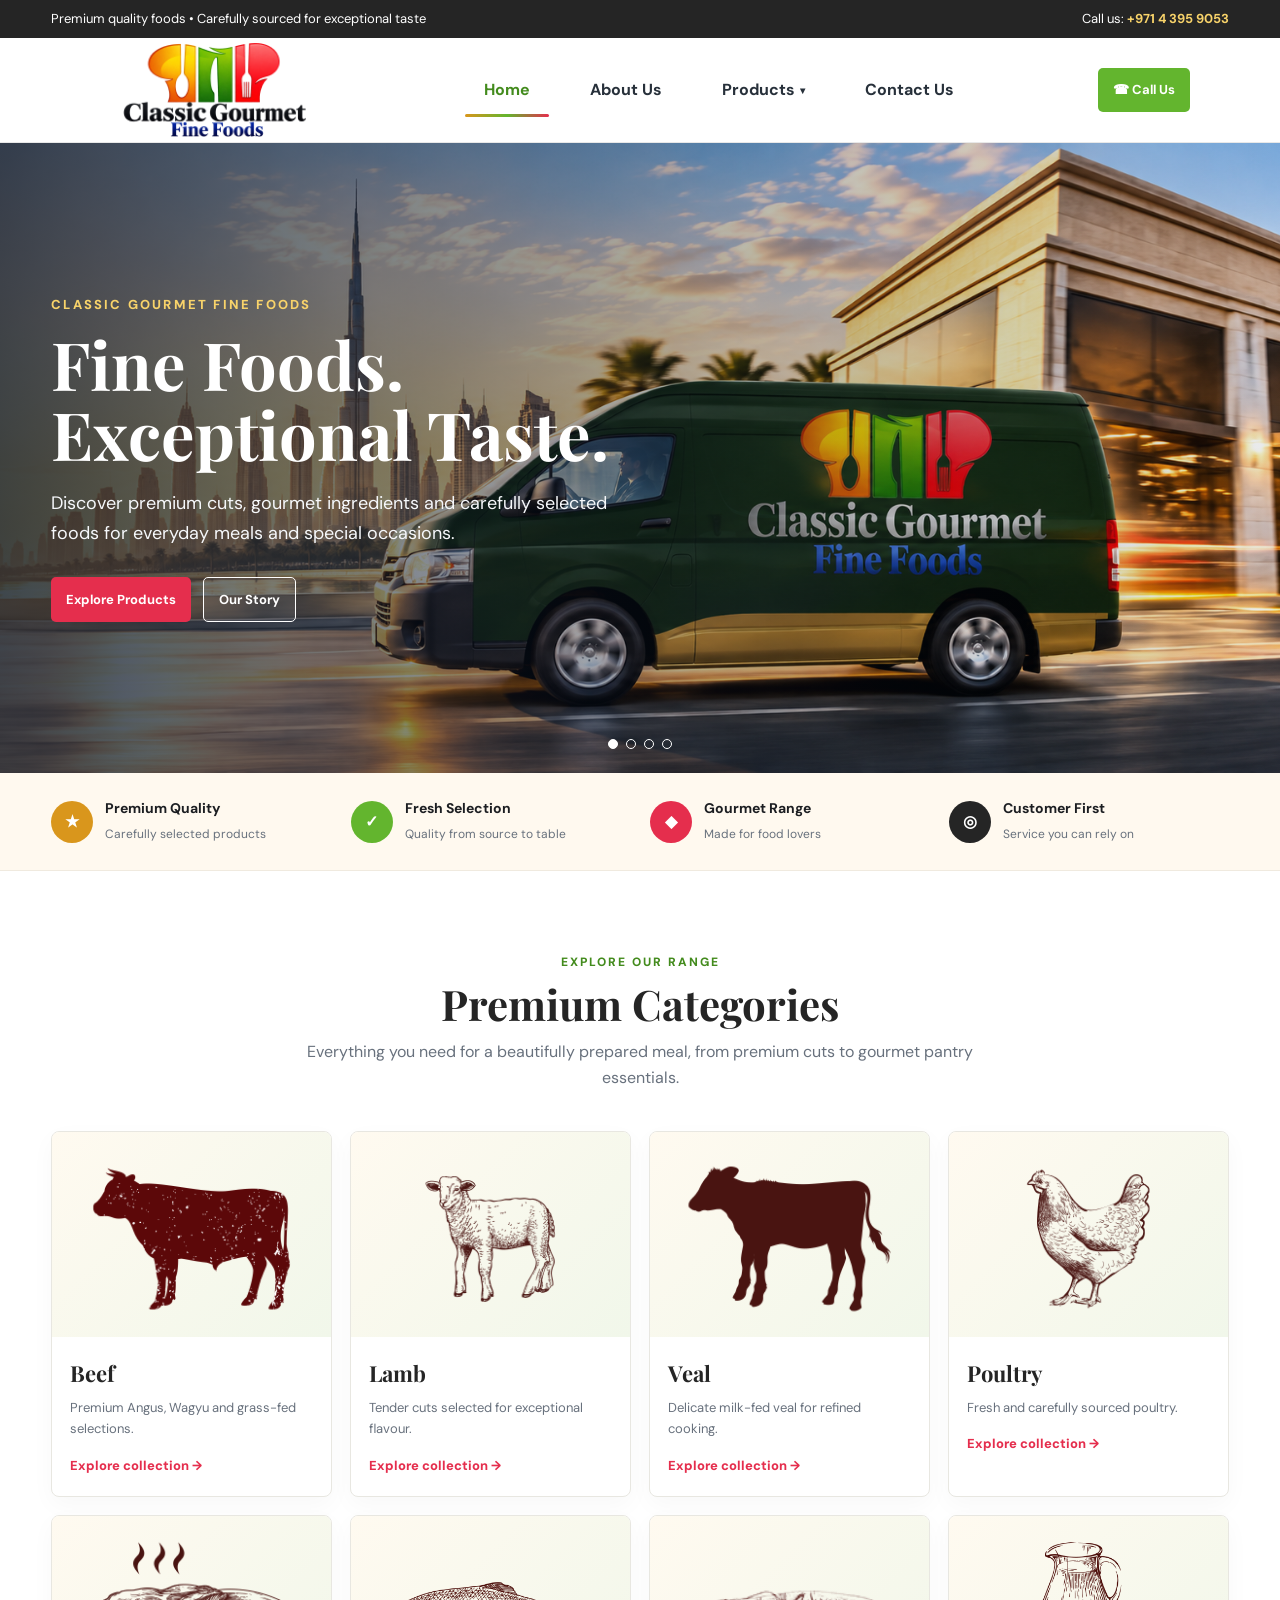
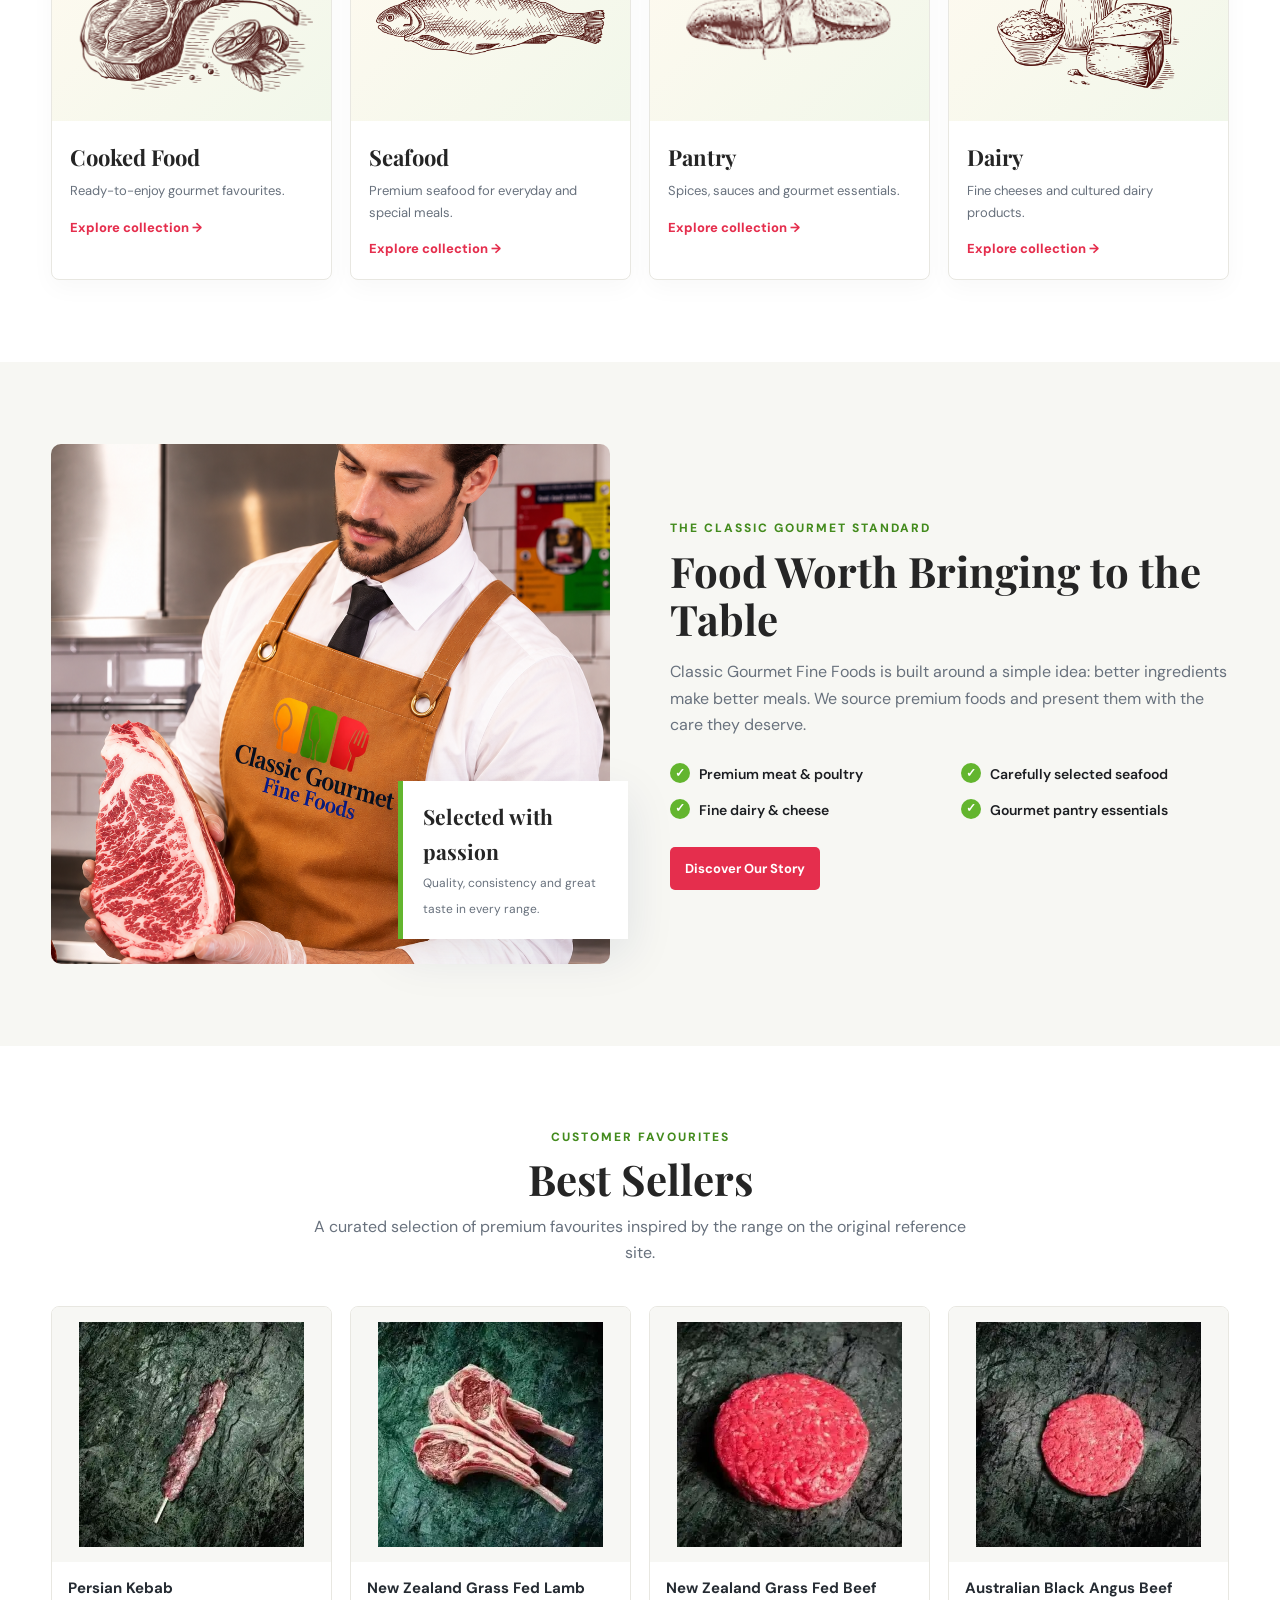
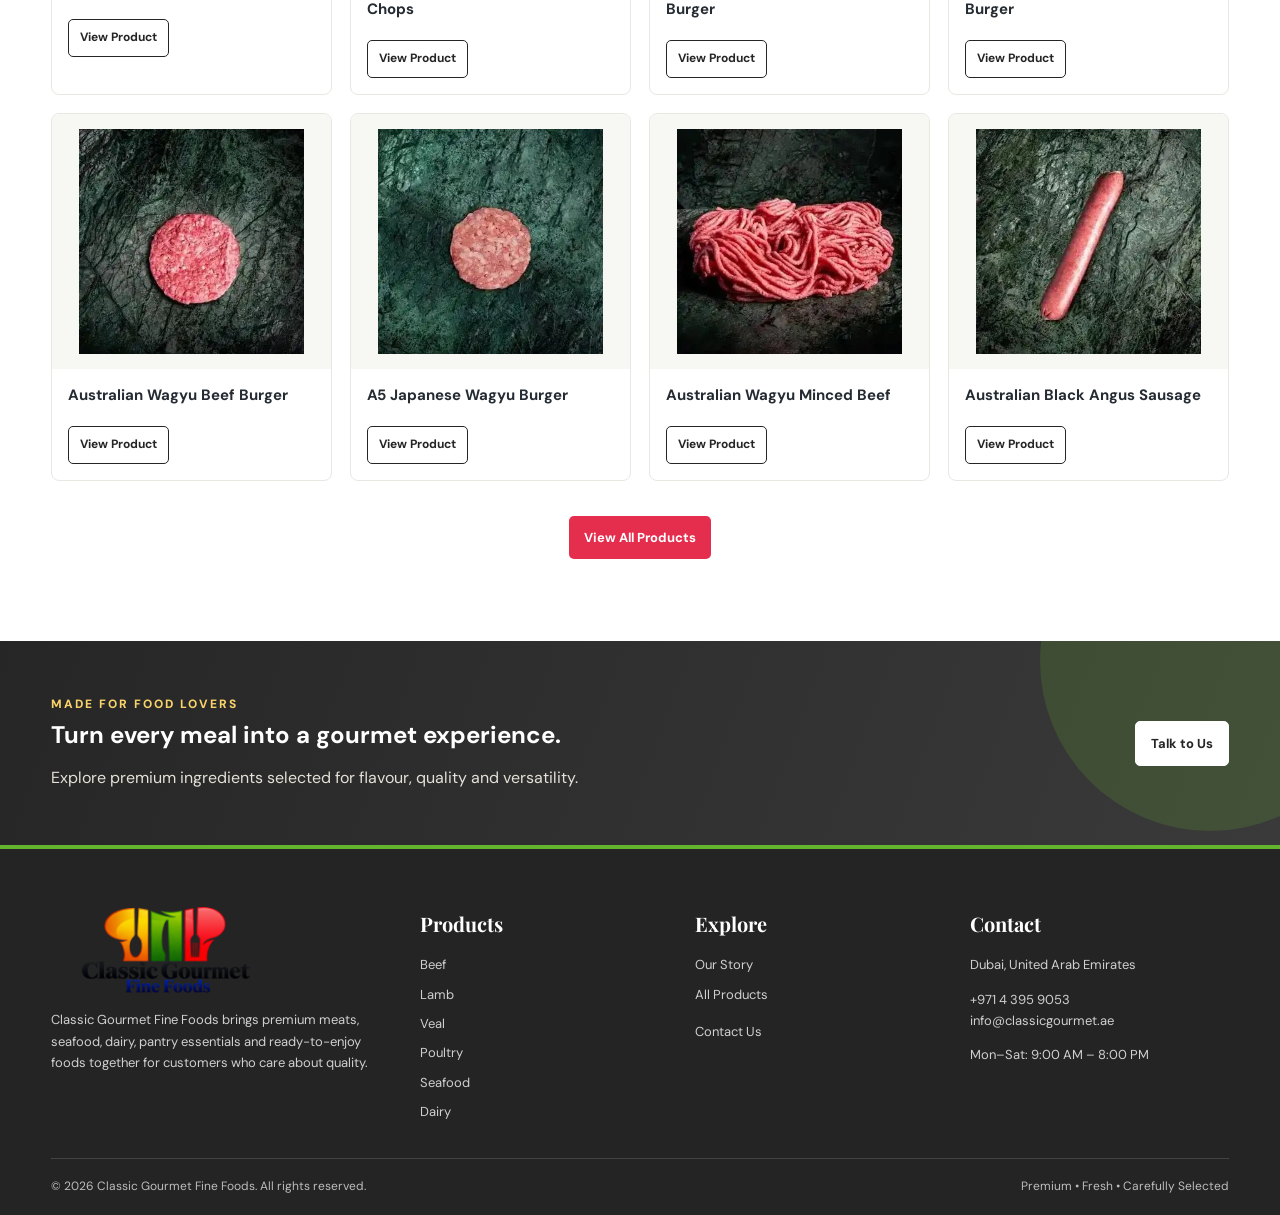
<file: index.html>
<!doctype html>
<html lang="en"><head><meta charset="utf-8"><meta name="viewport" content="width=device-width,initial-scale=1">
<title>Classic Gourmet Fine Foods | Premium Quality Foods</title><meta name="description" content="Classic Gourmet Fine Foods — premium meat, seafood, dairy, pantry and gourmet foods.">
<link rel="stylesheet" href="assets/css/style.css"></head><body>

<div class="topbar"><div class="container"><span>Premium quality foods • Carefully sourced for exceptional taste</span><span>Call us: <strong>+971 4 395 9053</strong></span></div></div>
<header>
  <div class="container nav">
    <a href="index.html" aria-label="Classic Gourmet Fine Foods"><img class="logo" src="assets/images/classic-gourmet-logo-transparent.png" alt="Classic Gourmet Fine Foods"></a>
    <button class="menu-toggle" aria-label="Open menu">☰</button>
        <nav class="navlinks" aria-label="Main navigation">
      <a class="active" href="index.html">Home</a>
      <a class="" href="about.html">About Us</a>
      <div class="dropdown">
        <a class="" href="products.html" aria-haspopup="true">Products <span class="nav-caret">▾</span></a>
        <div class="dropdown-menu">
          <a href="beef.html">Beef</a>
          <a href="lamb.html">Lamb</a>
          <a href="veal.html">Veal</a>
          <a href="poultry.html">Poultry</a>
          <a href="cooked-food.html">Cooked Food</a>
          <a href="seafood.html">Seafood</a>
          <a href="pantry.html">Pantry</a>
          <a href="dairy.html">Dairy</a>
        </div>
      </div>
      <a class="" href="contact.html">Contact Us</a>
    </nav>
    <div class="nav-actions"><a class="call-btn" href="tel:+97143959053">☎ Call Us</a></div>
  </div>
</header>

<main>
<section class="hero">
 <div class="slides">
  <article class="slide active"><img src="assets/images/Golden Hour Gourmet Delivery.png" alt="Premium gourmet foods"><div class="hero-copy"><div class="container"><div class="inner"><div class="kicker">Classic Gourmet Fine Foods</div><h1>Fine Foods. Exceptional Taste.</h1><p>Discover premium cuts, gourmet ingredients and carefully selected foods for everyday meals and special occasions.</p><div class="hero-actions"><a class="primary-btn" href="products.html">Explore Products</a><a class="outline-btn" href="about.html">Our Story</a></div></div></div></div></article>
  <article class="slide"><img src="assets/images/Cinematic Steak on Wooden Board.png" alt="Premium Australian beef"><div class="hero-copy"><div class="container"><div class="inner"><div class="kicker">Premium Selection</div><h1>Quality You Can Taste.</h1><p>From premium beef to carefully sourced gourmet foods, every selection is chosen with quality in mind.</p><div class="hero-actions"><a class="primary-btn" href="beef.html">Shop Beef</a></div></div></div></div></article>
  <article class="slide"><img src="assets/images/Moody Wagyu Steak Still Life.png" alt="Japanese Wagyu"><div class="hero-copy"><div class="container"><div class="inner"><div class="kicker">Luxury Cuts</div><h1>Bring Gourmet Home.</h1><p>Indulge in exceptional Wagyu and premium ingredients selected for unforgettable dining.</p><div class="hero-actions"><a class="primary-btn" href="products.html">Explore Products</a></div></div></div></div></article>
  <article class="slide"><img src="assets/images/Pasture-Raised Beef in Golden Fields.png" alt="Grass fed beef"><div class="hero-copy"><div class="container"><div class="inner"><div class="kicker">Freshly Selected</div><h1>Good Food Starts Here.</h1><p>Explore a complete range of premium foods for home chefs, restaurants and discerning food lovers.</p><div class="hero-actions"><a class="primary-btn" href="products.html">View Collection</a></div></div></div></div></article>
  <div class="hero-dots"><button aria-label="Slide 1"></button><button aria-label="Slide 2"></button><button aria-label="Slide 3"></button><button aria-label="Slide 4"></button></div>
 </div>
</section>
<section class="trust-strip"><div class="container trust-grid">
 <div class="trust-item"><div class="trust-icon">★</div><div><b>Premium Quality</b><span>Carefully selected products</span></div></div>
 <div class="trust-item"><div class="trust-icon">✓</div><div><b>Fresh Selection</b><span>Quality from source to table</span></div></div>
 <div class="trust-item"><div class="trust-icon">◆</div><div><b>Gourmet Range</b><span>Made for food lovers</span></div></div>
 <div class="trust-item"><div class="trust-icon">◎</div><div><b>Customer First</b><span>Service you can rely on</span></div></div>
</div></section>

<section class="section"><div class="container"><div class="section-head"><div class="eyebrow">Explore Our Range</div><h2>Premium Categories</h2><p>Everything you need for a beautifully prepared meal, from premium cuts to gourmet pantry essentials.</p></div>
<div class="categories">
<a class="category-card" href="beef.html"><div class="category-img"><img src="assets/images/cat-beef.png" alt="Beef"></div><div class="category-content"><h3>Beef</h3><p>Premium Angus, Wagyu and grass-fed selections.</p><span class="link-arrow">Explore collection →</span></div></a><a class="category-card" href="lamb.html"><div class="category-img"><img src="assets/images/cat-lamb.png" alt="Lamb"></div><div class="category-content"><h3>Lamb</h3><p>Tender cuts selected for exceptional flavour.</p><span class="link-arrow">Explore collection →</span></div></a><a class="category-card" href="veal.html"><div class="category-img"><img src="assets/images/cat-veal.png" alt="Veal"></div><div class="category-content"><h3>Veal</h3><p>Delicate milk-fed veal for refined cooking.</p><span class="link-arrow">Explore collection →</span></div></a><a class="category-card" href="poultry.html"><div class="category-img"><img src="assets/images/cat-poultry.png" alt="Poultry"></div><div class="category-content"><h3>Poultry</h3><p>Fresh and carefully sourced poultry.</p><span class="link-arrow">Explore collection →</span></div></a><a class="category-card" href="cooked-food.html"><div class="category-img"><img src="assets/images/cat-cooked.png" alt="Cooked Food"></div><div class="category-content"><h3>Cooked Food</h3><p>Ready-to-enjoy gourmet favourites.</p><span class="link-arrow">Explore collection →</span></div></a><a class="category-card" href="seafood.html"><div class="category-img"><img src="assets/images/cat-seafood.png" alt="Seafood"></div><div class="category-content"><h3>Seafood</h3><p>Premium seafood for everyday and special meals.</p><span class="link-arrow">Explore collection →</span></div></a><a class="category-card" href="pantry.html"><div class="category-img"><img src="assets/images/cat-pantry.png" alt="Pantry"></div><div class="category-content"><h3>Pantry</h3><p>Spices, sauces and gourmet essentials.</p><span class="link-arrow">Explore collection →</span></div></a><a class="category-card" href="dairy.html"><div class="category-img"><img src="assets/images/cat-dairy.png" alt="Dairy"></div><div class="category-content"><h3>Dairy</h3><p>Fine cheeses and cultured dairy products.</p><span class="link-arrow">Explore collection →</span></div></a>
</div></div></section>

<section class="section alt"><div class="container split"><div class="split-media"><img src="assets/images/Classic Gourmet Butcher Portrait.png" alt="Classic Gourmet culinary selection"><div class="badge"><strong>Selected with passion</strong><span>Quality, consistency and great taste in every range.</span></div></div>
<div class="copy"><div class="eyebrow">The Classic Gourmet Standard</div><h2>Food Worth Bringing to the Table</h2><p>Classic Gourmet Fine Foods is built around a simple idea: better ingredients make better meals. We source premium foods and present them with the care they deserve.</p>
<div class="checks"><div class="check"><i>✓</i><span>Premium meat & poultry</span></div><div class="check"><i>✓</i><span>Carefully selected seafood</span></div><div class="check"><i>✓</i><span>Fine dairy & cheese</span></div><div class="check"><i>✓</i><span>Gourmet pantry essentials</span></div></div>
<a class="primary-btn" href="about.html">Discover Our Story</a></div></div></section>

<section class="section"><div class="container"><div class="section-head"><div class="eyebrow">Customer Favourites</div><h2>Best Sellers</h2><p>A curated selection of premium favourites inspired by the range on the original reference site.</p></div>
<div class="product-grid">
<article class="product-card"><div class="product-img"><img src="assets/images/persian-kebab.jpg" alt="Persian Kebab"></div><div class="product-body"><h3>Persian Kebab</h3><a class="outline-btn" href="products.html">View Product</a></div></article><article class="product-card"><div class="product-img"><img src="assets/images/lamb-chops.jpg" alt="New Zealand Grass Fed Lamb Chops"></div><div class="product-body"><h3>New Zealand Grass Fed Lamb Chops</h3><a class="outline-btn" href="products.html">View Product</a></div></article><article class="product-card"><div class="product-img"><img src="assets/images/nz-beef-burger.jpg" alt="New Zealand Grass Fed Beef Burger"></div><div class="product-body"><h3>New Zealand Grass Fed Beef Burger</h3><a class="outline-btn" href="products.html">View Product</a></div></article><article class="product-card"><div class="product-img"><img src="assets/images/angus-burger.jpg" alt="Australian Black Angus Beef Burger"></div><div class="product-body"><h3>Australian Black Angus Beef Burger</h3><a class="outline-btn" href="products.html">View Product</a></div></article><article class="product-card"><div class="product-img"><img src="assets/images/wagyu-burger.jpg" alt="Australian Wagyu Beef Burger"></div><div class="product-body"><h3>Australian Wagyu Beef Burger</h3><a class="outline-btn" href="products.html">View Product</a></div></article><article class="product-card"><div class="product-img"><img src="assets/images/a5-burger.jpg" alt="A5 Japanese Wagyu Burger"></div><div class="product-body"><h3>A5 Japanese Wagyu Burger</h3><a class="outline-btn" href="products.html">View Product</a></div></article><article class="product-card"><div class="product-img"><img src="assets/images/wagyu-minced.jpg" alt="Australian Wagyu Minced Beef"></div><div class="product-body"><h3>Australian Wagyu Minced Beef</h3><a class="outline-btn" href="products.html">View Product</a></div></article><article class="product-card"><div class="product-img"><img src="assets/images/angus-sausage.jpg" alt="Australian Black Angus Sausage"></div><div class="product-body"><h3>Australian Black Angus Sausage</h3><a class="outline-btn" href="products.html">View Product</a></div></article>
</div><div class="center"><a class="primary-btn" href="products.html">View All Products</a></div></div></section>

<section class="banner"><div class="container banner-grid"><div><div class="eyebrow" style="color:#F8D36A">Made for food lovers</div><h2>Turn every meal into a gourmet experience.</h2><p>Explore premium ingredients selected for flavour, quality and versatility.</p></div><a class="outline-btn" href="contact.html" style="background:#fff;color:var(--navy);border-color:#fff">Talk to Us</a></div></section>


</main>
<footer>
  <div class="container footer-main">
    <div>
      <img class="footer-logo" src="assets/images/classic-gourmet-logo-transparent.png" alt="Classic Gourmet Fine Foods">
      <p>Classic Gourmet Fine Foods brings premium meats, seafood, dairy, pantry essentials and ready-to-enjoy foods together for customers who care about quality.</p>
    </div>
    <div>
      <h3>Products</h3>
      <ul>
        <li><a href="beef.html">Beef</a></li><li><a href="lamb.html">Lamb</a></li><li><a href="veal.html">Veal</a></li><li><a href="poultry.html">Poultry</a></li>
        <li><a href="seafood.html">Seafood</a></li><li><a href="dairy.html">Dairy</a></li>
      </ul>
    </div>
    <div>
      <h3>Explore</h3>
      <ul><li><a href="about.html">Our Story</a></li><li><a href="products.html">All Products</a></li><li>
      </li><li><a href="contact.html">Contact Us</a></li></ul>
    </div>
    <div>
      <h3>Contact</h3>
      <p>Dubai, United Arab Emirates</p>
      <p>+971 4 395 9053<br>info@classicgourmet.ae</p>
      <p>Mon–Sat: 9:00 AM – 8:00 PM</p>
    </div>
  </div>
  <div class="container footer-bottom"><span>© <span data-year></span> Classic Gourmet Fine Foods. All rights reserved.</span><span>Premium • Fresh • Carefully Selected</span></div>
</footer>
<script src="assets/js/main.js"></script>
</body></html>
</file>
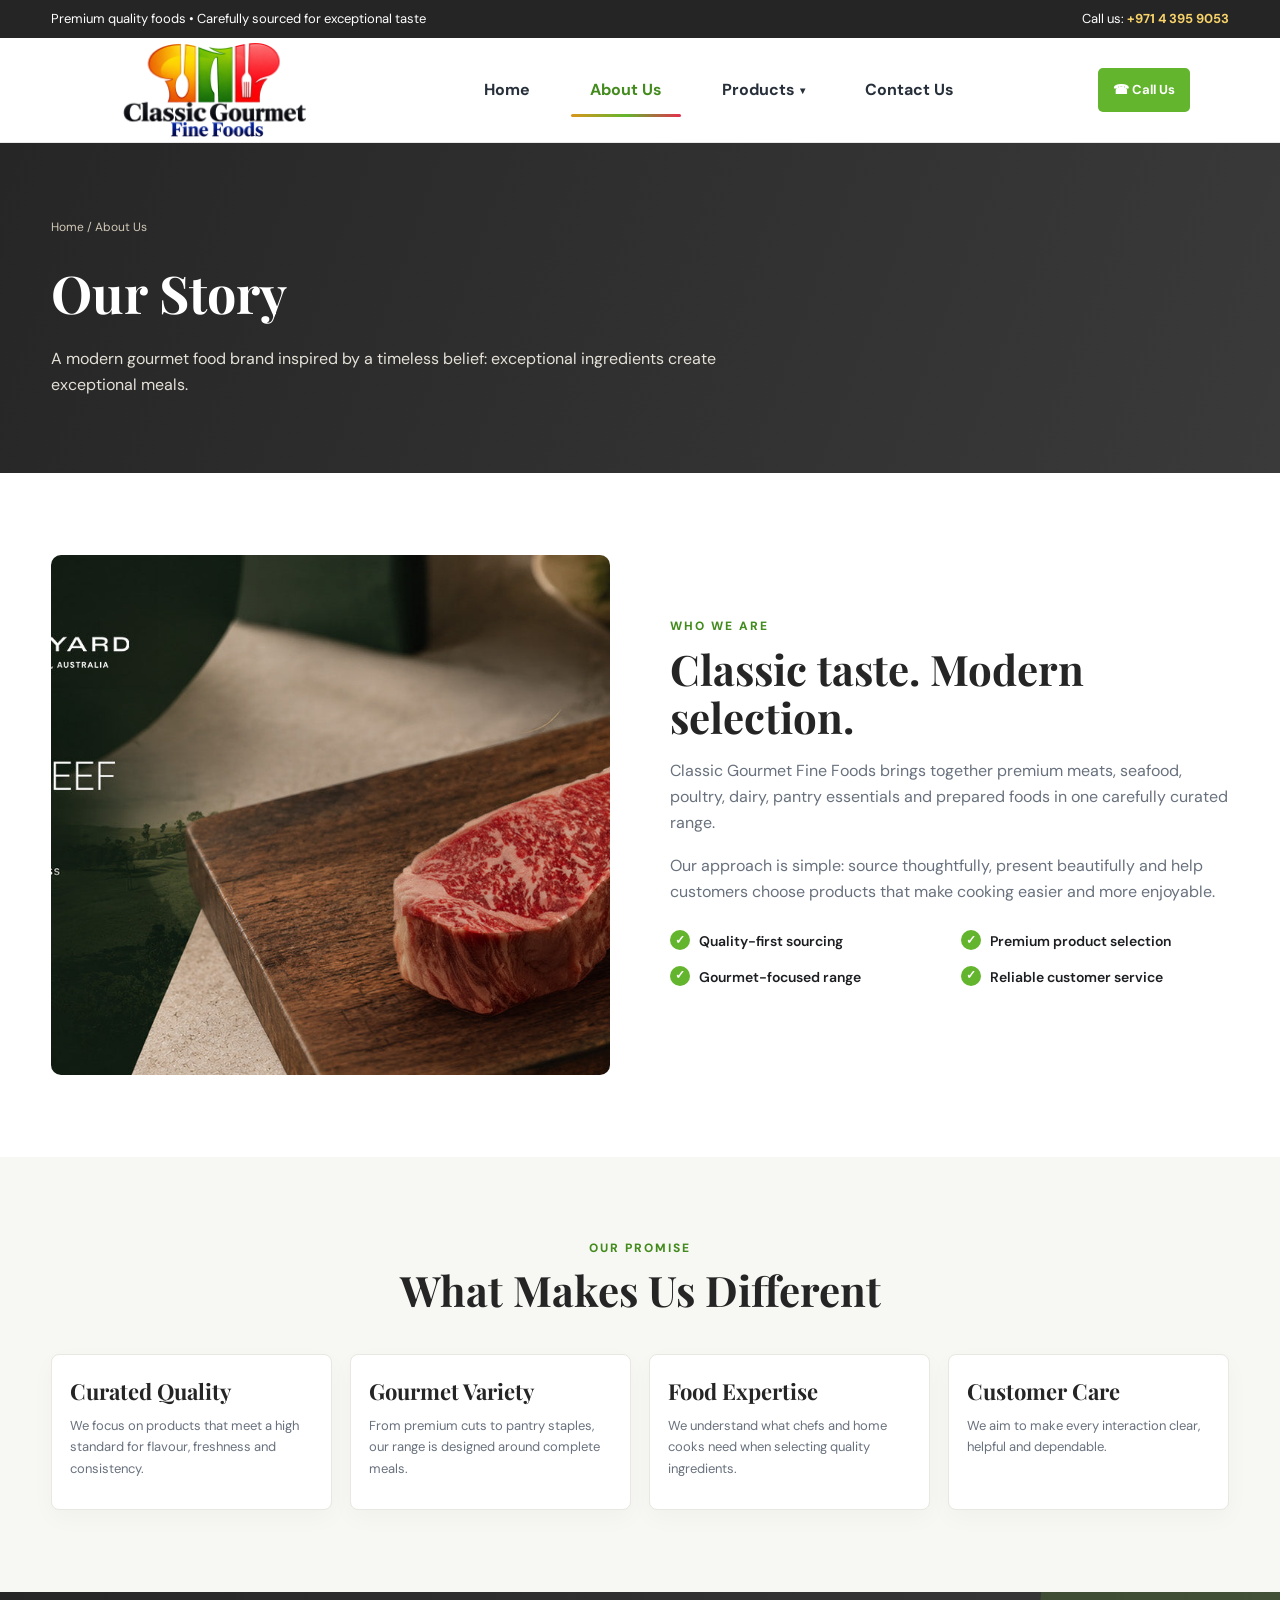
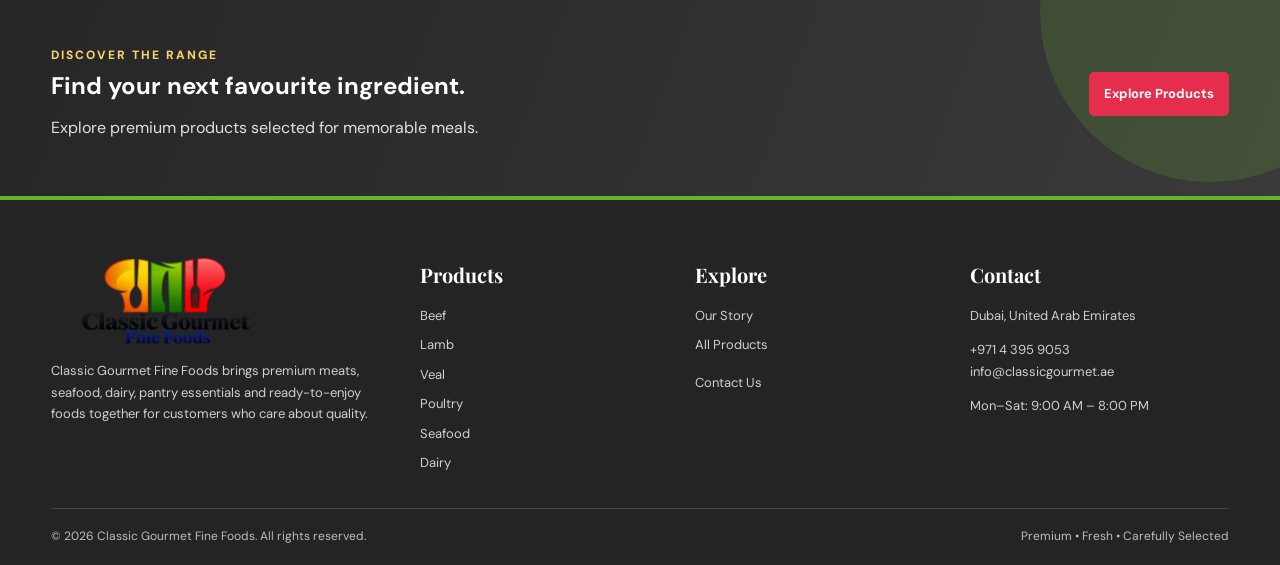
<file: about.html>
<!doctype html><html lang="en"><head><meta charset="utf-8"><meta name="viewport" content="width=device-width,initial-scale=1"><title>About Us | Classic Gourmet Fine Foods</title><link rel="icon" href="assets/images/favicon.png"><link rel="stylesheet" href="assets/css/style.css"></head><body>

<div class="topbar"><div class="container"><span>Premium quality foods • Carefully sourced for exceptional taste</span><span>Call us: <strong>+971 4 395 9053</strong></span></div></div>
<header>
  <div class="container nav">
    <a href="index.html" aria-label="Classic Gourmet Fine Foods"><img class="logo" src="assets/images/classic-gourmet-logo-transparent.png" alt="Classic Gourmet Fine Foods"></a>
    <button class="menu-toggle" aria-label="Open menu">☰</button>
        <nav class="navlinks" aria-label="Main navigation">
      <a class="" href="index.html">Home</a>
      <a class="active" href="about.html">About Us</a>
      <div class="dropdown">
        <a class="" href="products.html" aria-haspopup="true">Products <span class="nav-caret">▾</span></a>
        <div class="dropdown-menu">
          <a href="beef.html">Beef</a>
          <a href="lamb.html">Lamb</a>
          <a href="veal.html">Veal</a>
          <a href="poultry.html">Poultry</a>
          <a href="cooked-food.html">Cooked Food</a>
          <a href="seafood.html">Seafood</a>
          <a href="pantry.html">Pantry</a>
          <a href="dairy.html">Dairy</a>
        </div>
      </div>
      <a class="" href="contact.html">Contact Us</a>
    </nav>
    <div class="nav-actions"><a class="call-btn" href="tel:+97143959053">☎ Call Us</a></div>
  </div>
</header>

<section class="page-hero"><div class="container"><div class="breadcrumb">Home / About Us</div><h1>Our Story</h1><p>A modern gourmet food brand inspired by a timeless belief: exceptional ingredients create exceptional meals.</p></div></section>
<section class="section"><div class="container split"><div class="split-media"><img src="assets/images/hero-australian.jpg" alt="Premium food selection"></div><div class="copy"><div class="eyebrow">Who We Are</div><h2>Classic taste. Modern selection.</h2><p>Classic Gourmet Fine Foods brings together premium meats, seafood, poultry, dairy, pantry essentials and prepared foods in one carefully curated range.</p><p>Our approach is simple: source thoughtfully, present beautifully and help customers choose products that make cooking easier and more enjoyable.</p><div class="checks"><div class="check"><i>✓</i><span>Quality-first sourcing</span></div><div class="check"><i>✓</i><span>Premium product selection</span></div><div class="check"><i>✓</i><span>Gourmet-focused range</span></div><div class="check"><i>✓</i><span>Reliable customer service</span></div></div></div></div></section>
<section class="section alt"><div class="container"><div class="section-head"><div class="eyebrow">Our Promise</div><h2>What Makes Us Different</h2></div><div class="categories">
<div class="category-card"><div class="category-content"><h3>Curated Quality</h3><p>We focus on products that meet a high standard for flavour, freshness and consistency.</p></div></div>
<div class="category-card"><div class="category-content"><h3>Gourmet Variety</h3><p>From premium cuts to pantry staples, our range is designed around complete meals.</p></div></div>
<div class="category-card"><div class="category-content"><h3>Food Expertise</h3><p>We understand what chefs and home cooks need when selecting quality ingredients.</p></div></div>
<div class="category-card"><div class="category-content"><h3>Customer Care</h3><p>We aim to make every interaction clear, helpful and dependable.</p></div></div>
</div></div></section>
<section class="banner"><div class="container banner-grid"><div><div class="eyebrow" style="color:#F8D36A">Discover the range</div><h2>Find your next favourite ingredient.</h2><p>Explore premium products selected for memorable meals.</p></div><a class="primary-btn" href="products.html">Explore Products</a></div></section>

<footer>
  <div class="container footer-main">
    <div>
      <img class="footer-logo" src="assets/images/classic-gourmet-logo-transparent.png" alt="Classic Gourmet Fine Foods">
      <p>Classic Gourmet Fine Foods brings premium meats, seafood, dairy, pantry essentials and ready-to-enjoy foods together for customers who care about quality.</p>
    </div>
    <div>
      <h3>Products</h3>
      <ul>
        <li><a href="beef.html">Beef</a></li><li><a href="lamb.html">Lamb</a></li><li><a href="veal.html">Veal</a></li><li><a href="poultry.html">Poultry</a></li>
        <li><a href="seafood.html">Seafood</a></li><li><a href="dairy.html">Dairy</a></li>
      </ul>
    </div>
    <div>
      <h3>Explore</h3>
      <ul><li><a href="about.html">Our Story</a></li><li><a href="products.html">All Products</a></li><li>
      </li><li><a href="contact.html">Contact Us</a></li></ul>
    </div>
    <div>
      <h3>Contact</h3>
      <p>Dubai, United Arab Emirates</p>
      <p>+971 4 395 9053<br>info@classicgourmet.ae</p>
      <p>Mon–Sat: 9:00 AM – 8:00 PM</p>
    </div>
  </div>
  <div class="container footer-bottom"><span>© <span data-year></span> Classic Gourmet Fine Foods. All rights reserved.</span><span>Premium • Fresh • Carefully Selected</span></div>
</footer>
<script src="assets/js/main.js"></script>
</body></html>
</file>
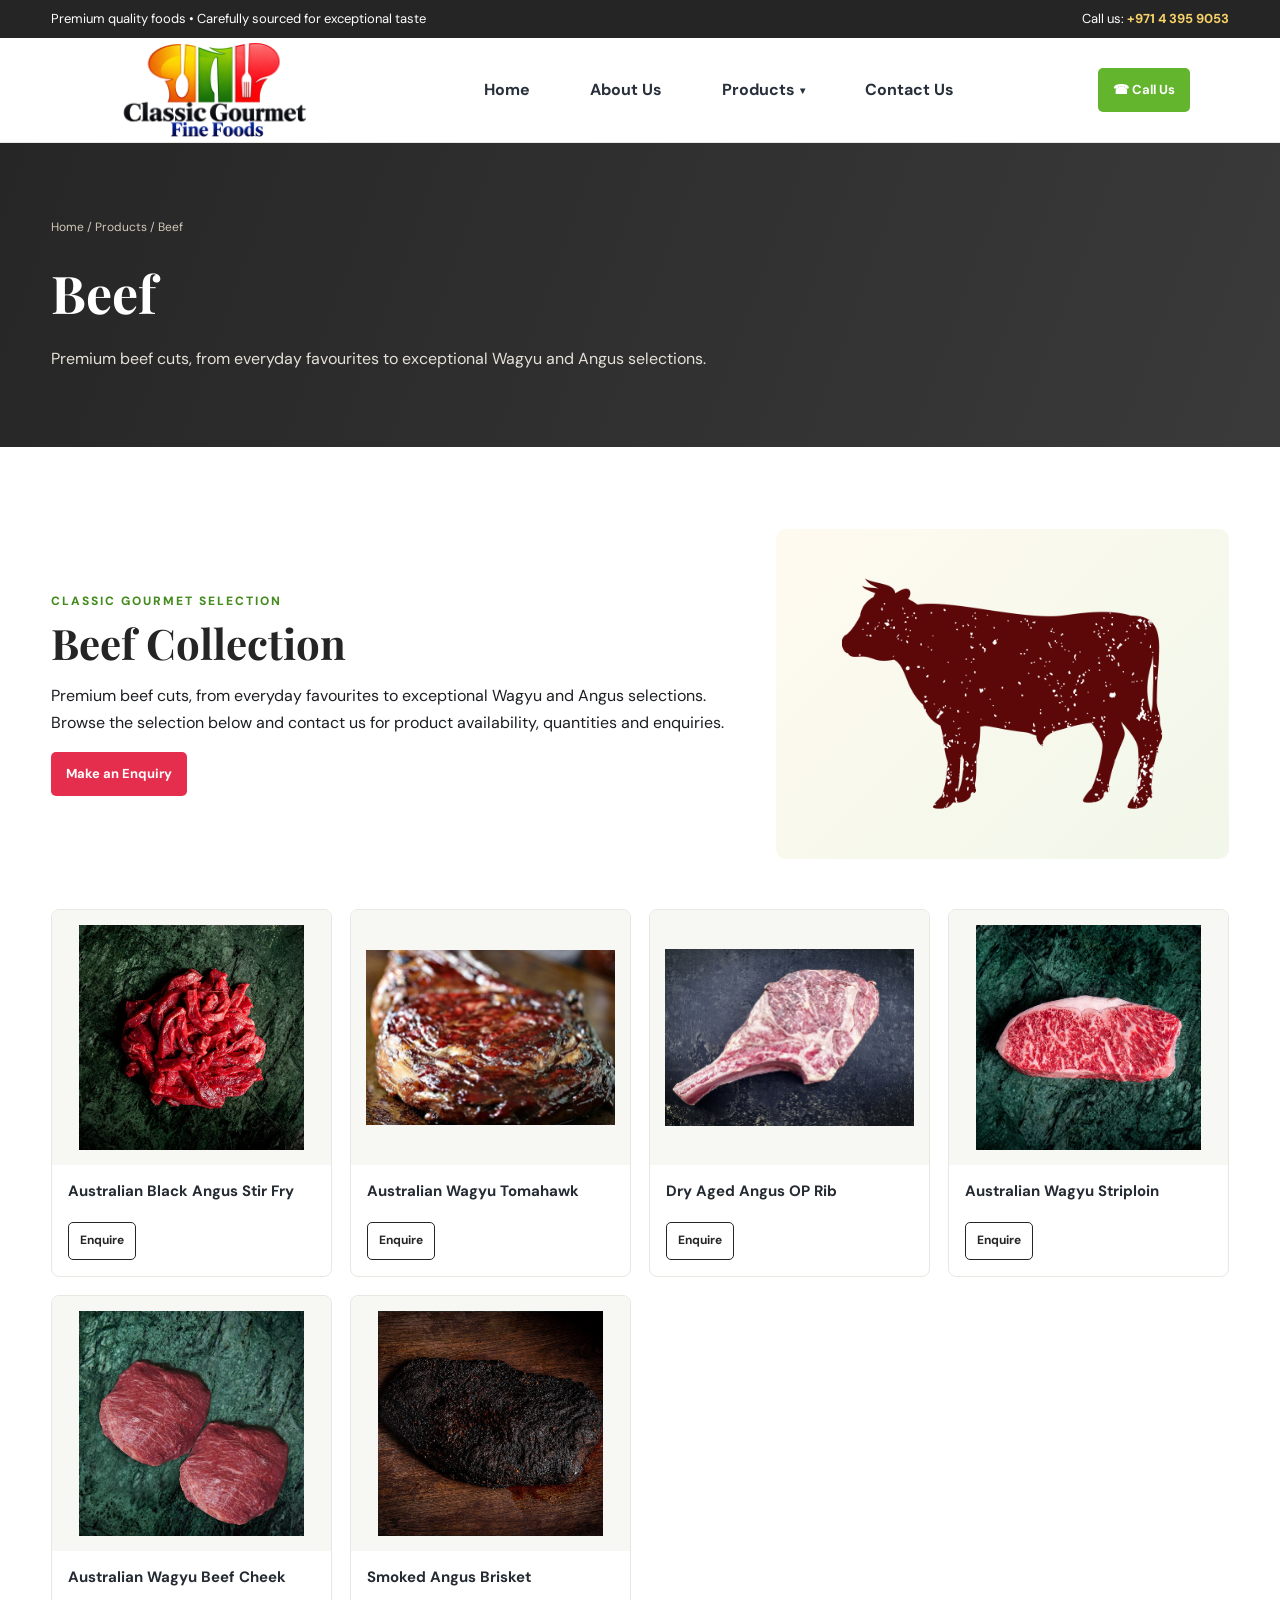
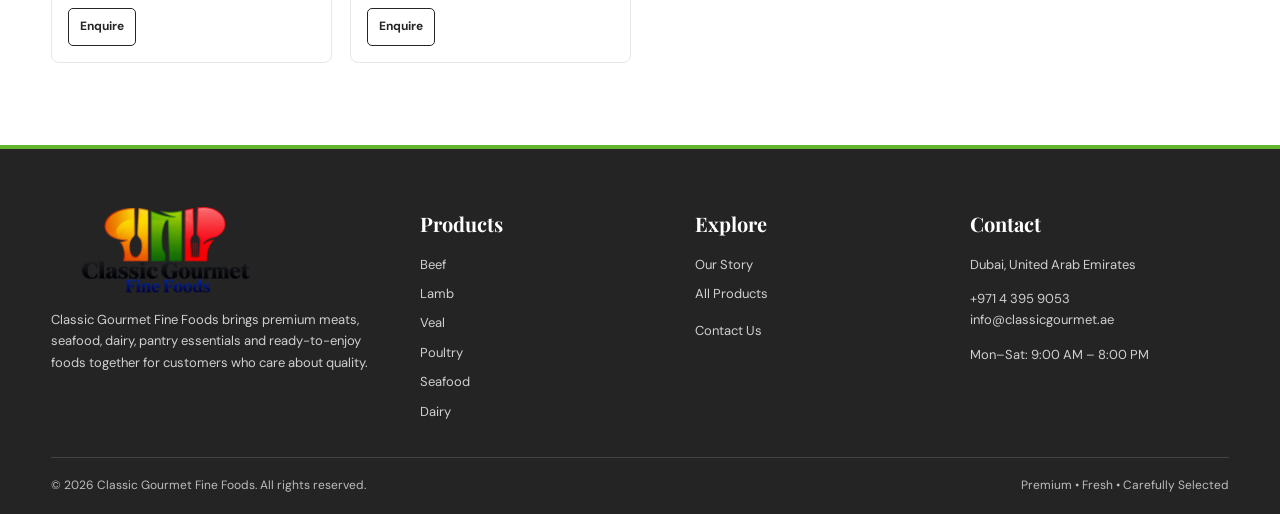
<file: beef.html>
<!doctype html><html lang="en"><head><meta charset="utf-8"><meta name="viewport" content="width=device-width,initial-scale=1"><title>Beef | Classic Gourmet Fine Foods</title><link rel="icon" href="assets/images/favicon.png"><link rel="stylesheet" href="assets/css/style.css"></head><body>

<div class="topbar"><div class="container"><span>Premium quality foods • Carefully sourced for exceptional taste</span><span>Call us: <strong>+971 4 395 9053</strong></span></div></div>
<header>
  <div class="container nav">
    <a href="index.html" aria-label="Classic Gourmet Fine Foods"><img class="logo" src="assets/images/classic-gourmet-logo-transparent.png" alt="Classic Gourmet Fine Foods"></a>
    <button class="menu-toggle" aria-label="Open menu">☰</button>
        <nav class="navlinks" aria-label="Main navigation">
      <a class="" href="index.html">Home</a>
      <a class="" href="about.html">About Us</a>
      <div class="dropdown">
        <a class="" href="products.html" aria-haspopup="true">Products <span class="nav-caret">▾</span></a>
        <div class="dropdown-menu">
          <a href="beef.html">Beef</a>
          <a href="lamb.html">Lamb</a>
          <a href="veal.html">Veal</a>
          <a href="poultry.html">Poultry</a>
          <a href="cooked-food.html">Cooked Food</a>
          <a href="seafood.html">Seafood</a>
          <a href="pantry.html">Pantry</a>
          <a href="dairy.html">Dairy</a>
        </div>
      </div>
      <a class="" href="contact.html">Contact Us</a>
    </nav>
    <div class="nav-actions"><a class="call-btn" href="tel:+97143959053">☎ Call Us</a></div>
  </div>
</header>

<section class="page-hero"><div class="container"><div class="breadcrumb">Home / Products / Beef</div><h1>Beef</h1><p>Premium beef cuts, from everyday favourites to exceptional Wagyu and Angus selections.</p></div></section>
<section class="section"><div class="container"><div class="category-intro"><div><div class="eyebrow">Classic Gourmet Selection</div><h2>Beef Collection</h2><p>Premium beef cuts, from everyday favourites to exceptional Wagyu and Angus selections. Browse the selection below and contact us for product availability, quantities and enquiries.</p><a class="primary-btn" href="contact.html">Make an Enquiry</a></div><img src="assets/images/cat-beef.png" alt="Beef collection"></div>
<div class="product-grid"><article class="product-card"><div class="product-img"><img src="assets/images/beef-stir-fry.jpg" alt="Australian Black Angus Stir Fry"></div><div class="product-body"><h3>Australian Black Angus Stir Fry</h3><a class="outline-btn" href="contact.html">Enquire</a></div></article><article class="product-card"><div class="product-img"><img src="assets/images/wagyu-tomahawk.jpg" alt="Australian Wagyu Tomahawk"></div><div class="product-body"><h3>Australian Wagyu Tomahawk</h3><a class="outline-btn" href="contact.html">Enquire</a></div></article><article class="product-card"><div class="product-img"><img src="assets/images/dry-aged-rib.jpg" alt="Dry Aged Angus OP Rib"></div><div class="product-body"><h3>Dry Aged Angus OP Rib</h3><a class="outline-btn" href="contact.html">Enquire</a></div></article><article class="product-card"><div class="product-img"><img src="assets/images/wagyu-striploin.jpg" alt="Australian Wagyu Striploin"></div><div class="product-body"><h3>Australian Wagyu Striploin</h3><a class="outline-btn" href="contact.html">Enquire</a></div></article><article class="product-card"><div class="product-img"><img src="assets/images/wagyu-cheek.jpg" alt="Australian Wagyu Beef Cheek"></div><div class="product-body"><h3>Australian Wagyu Beef Cheek</h3><a class="outline-btn" href="contact.html">Enquire</a></div></article><article class="product-card"><div class="product-img"><img src="assets/images/smoked-brisket.jpg" alt="Smoked Angus Brisket"></div><div class="product-body"><h3>Smoked Angus Brisket</h3><a class="outline-btn" href="contact.html">Enquire</a></div></article></div></div></section>
<footer>
  <div class="container footer-main">
    <div>
      <img class="footer-logo" src="assets/images/classic-gourmet-logo-transparent.png" alt="Classic Gourmet Fine Foods">
      <p>Classic Gourmet Fine Foods brings premium meats, seafood, dairy, pantry essentials and ready-to-enjoy foods together for customers who care about quality.</p>
    </div>
    <div>
      <h3>Products</h3>
      <ul>
        <li><a href="beef.html">Beef</a></li><li><a href="lamb.html">Lamb</a></li><li><a href="veal.html">Veal</a></li><li><a href="poultry.html">Poultry</a></li>
        <li><a href="seafood.html">Seafood</a></li><li><a href="dairy.html">Dairy</a></li>
      </ul>
    </div>
    <div>
      <h3>Explore</h3>
      <ul><li><a href="about.html">Our Story</a></li><li><a href="products.html">All Products</a></li><li>
      </li><li><a href="contact.html">Contact Us</a></li></ul>
    </div>
    <div>
      <h3>Contact</h3>
      <p>Dubai, United Arab Emirates</p>
      <p>+971 4 395 9053<br>info@classicgourmet.ae</p>
      <p>Mon–Sat: 9:00 AM – 8:00 PM</p>
    </div>
  </div>
  <div class="container footer-bottom"><span>© <span data-year></span> Classic Gourmet Fine Foods. All rights reserved.</span><span>Premium • Fresh • Carefully Selected</span></div>
</footer>
<script src="assets/js/main.js"></script>
</body></html>
</file>
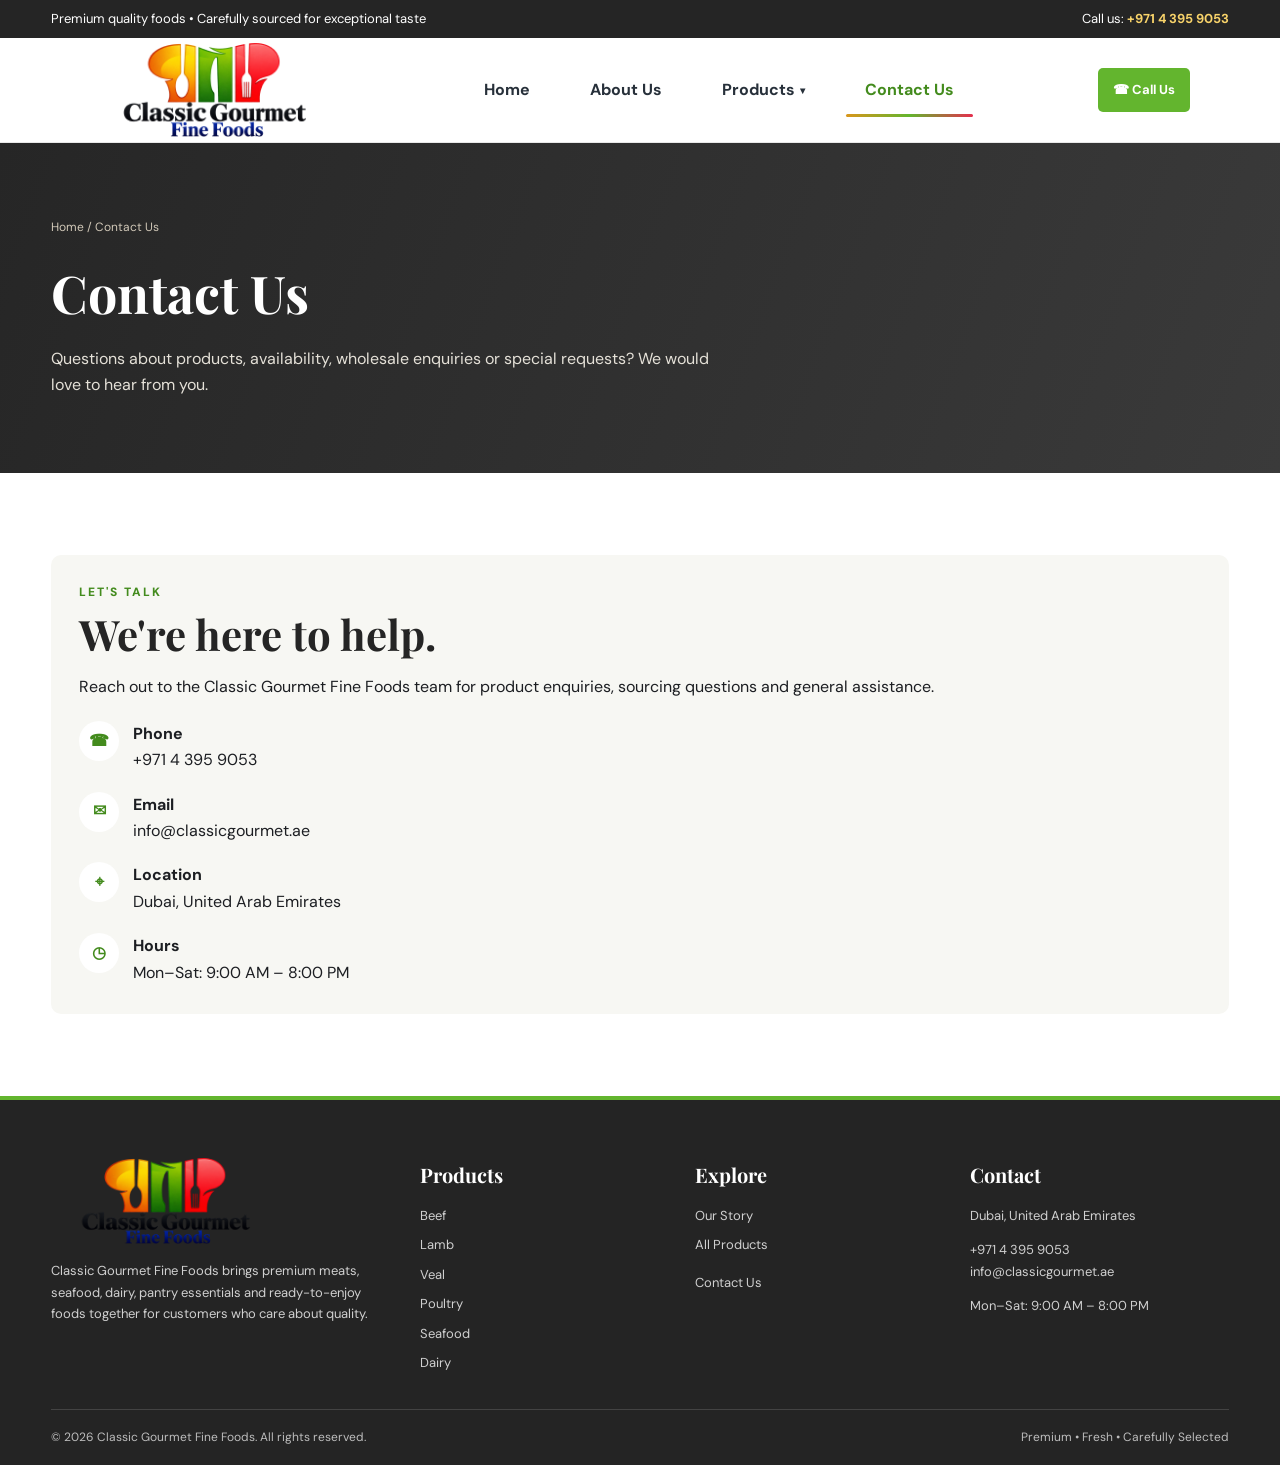
<file: contact.html>
<!doctype html><html lang="en"><head><meta charset="utf-8"><meta name="viewport" content="width=device-width,initial-scale=1"><title>Contact Us | Classic Gourmet Fine Foods</title><link rel="icon" href="assets/images/favicon.png"><link rel="stylesheet" href="assets/css/style.css"></head><body>

<div class="topbar"><div class="container"><span>Premium quality foods • Carefully sourced for exceptional taste</span><span>Call us: <strong>+971 4 395 9053</strong></span></div></div>
<header>
  <div class="container nav">
    <a href="index.html" aria-label="Classic Gourmet Fine Foods"><img class="logo" src="assets/images/classic-gourmet-logo-transparent.png" alt="Classic Gourmet Fine Foods"></a>
    <button class="menu-toggle" aria-label="Open menu">☰</button>
        <nav class="navlinks" aria-label="Main navigation">
      <a class="" href="index.html">Home</a>
      <a class="" href="about.html">About Us</a>
      <div class="dropdown">
        <a class="" href="products.html" aria-haspopup="true">Products <span class="nav-caret">▾</span></a>
        <div class="dropdown-menu">
          <a href="beef.html">Beef</a>
          <a href="lamb.html">Lamb</a>
          <a href="veal.html">Veal</a>
          <a href="poultry.html">Poultry</a>
          <a href="cooked-food.html">Cooked Food</a>
          <a href="seafood.html">Seafood</a>
          <a href="pantry.html">Pantry</a>
          <a href="dairy.html">Dairy</a>
        </div>
      </div>
      <a class="active" href="contact.html">Contact Us</a>
    </nav>
    <div class="nav-actions"><a class="call-btn" href="tel:+97143959053">☎ Call Us</a></div>
  </div>
</header>

<section class="page-hero"><div class="container"><div class="breadcrumb">Home / Contact Us</div><h1>Contact Us</h1><p>Questions about products, availability, wholesale enquiries or special requests? We would love to hear from you.</p></div></section>
<section class="section"><div class="container contact-grid">
<div class="contact-card"><div class="eyebrow">Let's Talk</div><h2>We're here to help.</h2><p>Reach out to the Classic Gourmet Fine Foods team for product enquiries, sourcing questions and general assistance.</p>
<div class="contact-list">
<div class="contact-item"><div class="ci">☎</div><div><b>Phone</b><br><span>+971 4 395 9053</span></div></div>
<div class="contact-item"><div class="ci">✉</div><div><b>Email</b><br><span>info@classicgourmet.ae</span></div></div>
<div class="contact-item"><div class="ci">⌖</div><div><b>Location</b><br><span>Dubai, United Arab Emirates</span></div></div>
<div class="contact-item"><div class="ci">◷</div><div><b>Hours</b><br><span>Mon–Sat: 9:00 AM – 8:00 PM</span></div></div>
</div></div>
</section>
<footer>
  <div class="container footer-main">
    <div>
      <img class="footer-logo" src="assets/images/classic-gourmet-logo-transparent.png" alt="Classic Gourmet Fine Foods">
      <p>Classic Gourmet Fine Foods brings premium meats, seafood, dairy, pantry essentials and ready-to-enjoy foods together for customers who care about quality.</p>
    </div>
    <div>
      <h3>Products</h3>
      <ul>
        <li><a href="beef.html">Beef</a></li><li><a href="lamb.html">Lamb</a></li><li><a href="veal.html">Veal</a></li><li><a href="poultry.html">Poultry</a></li>
        <li><a href="seafood.html">Seafood</a></li><li><a href="dairy.html">Dairy</a></li>
      </ul>
    </div>
    <div>
      <h3>Explore</h3>
      <ul><li><a href="about.html">Our Story</a></li><li><a href="products.html">All Products</a></li><li>
      </li><li><a href="contact.html">Contact Us</a></li></ul>
    </div>
    <div>
      <h3>Contact</h3>
      <p>Dubai, United Arab Emirates</p>
      <p>+971 4 395 9053<br>info@classicgourmet.ae</p>
      <p>Mon–Sat: 9:00 AM – 8:00 PM</p>
    </div>
  </div>
  <div class="container footer-bottom"><span>© <span data-year></span> Classic Gourmet Fine Foods. All rights reserved.</span><span>Premium • Fresh • Carefully Selected</span></div>
</footer>
<script src="assets/js/main.js"></script>
</body></html>
</file>
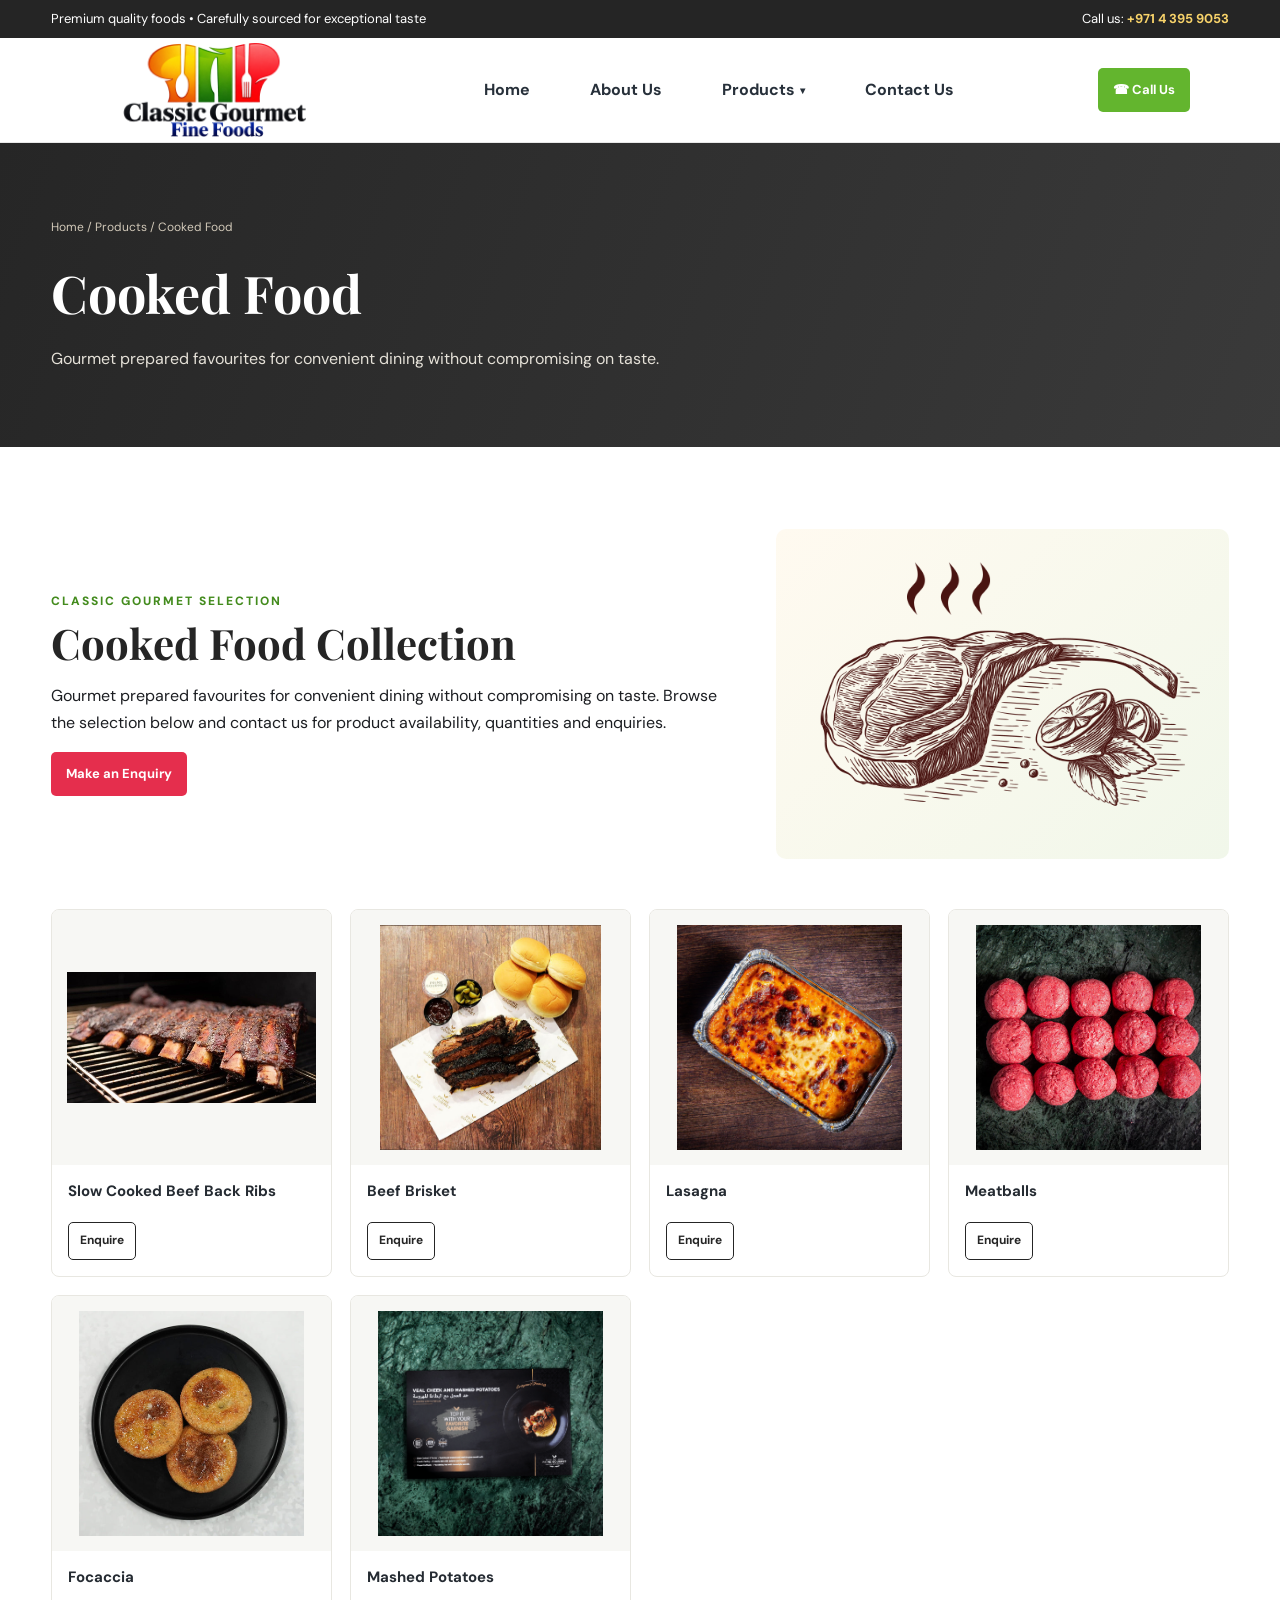
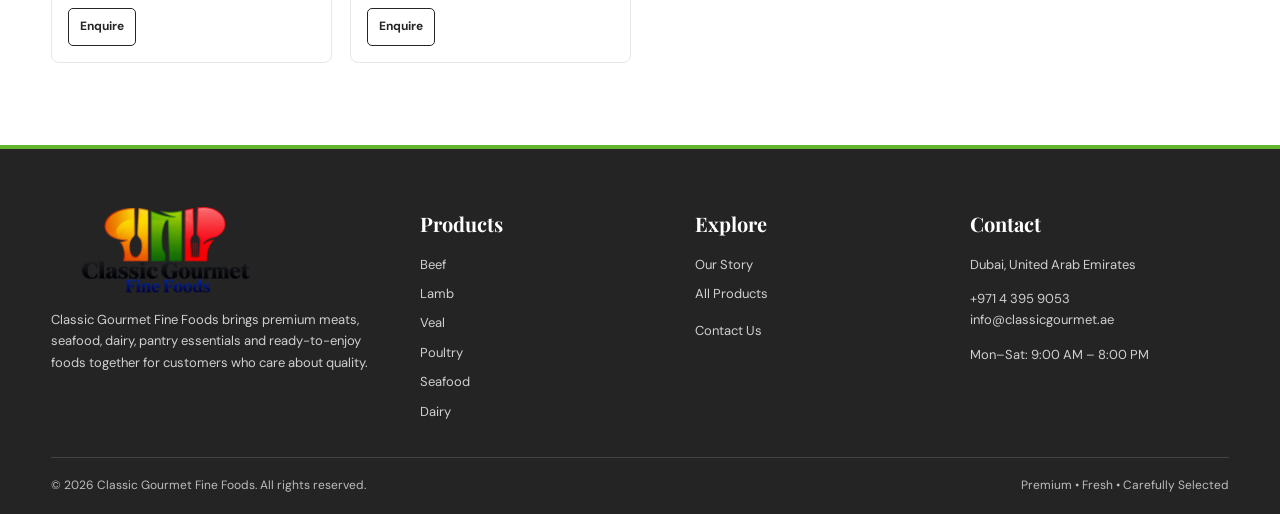
<file: cooked-food.html>
<!doctype html><html lang="en"><head><meta charset="utf-8"><meta name="viewport" content="width=device-width,initial-scale=1"><title>Cooked Food | Classic Gourmet Fine Foods</title><link rel="icon" href="assets/images/favicon.png"><link rel="stylesheet" href="assets/css/style.css"></head><body>

<div class="topbar"><div class="container"><span>Premium quality foods • Carefully sourced for exceptional taste</span><span>Call us: <strong>+971 4 395 9053</strong></span></div></div>
<header>
  <div class="container nav">
    <a href="index.html" aria-label="Classic Gourmet Fine Foods"><img class="logo" src="assets/images/classic-gourmet-logo-transparent.png" alt="Classic Gourmet Fine Foods"></a>
    <button class="menu-toggle" aria-label="Open menu">☰</button>
        <nav class="navlinks" aria-label="Main navigation">
      <a class="" href="index.html">Home</a>
      <a class="" href="about.html">About Us</a>
      <div class="dropdown">
        <a class="" href="products.html" aria-haspopup="true">Products <span class="nav-caret">▾</span></a>
        <div class="dropdown-menu">
          <a href="beef.html">Beef</a>
          <a href="lamb.html">Lamb</a>
          <a href="veal.html">Veal</a>
          <a href="poultry.html">Poultry</a>
          <a href="cooked-food.html">Cooked Food</a>
          <a href="seafood.html">Seafood</a>
          <a href="pantry.html">Pantry</a>
          <a href="dairy.html">Dairy</a>
        </div>
      </div>
      <a class="" href="contact.html">Contact Us</a>
    </nav>
    <div class="nav-actions"><a class="call-btn" href="tel:+97143959053">☎ Call Us</a></div>
  </div>
</header>

<section class="page-hero"><div class="container"><div class="breadcrumb">Home / Products / Cooked Food</div><h1>Cooked Food</h1><p>Gourmet prepared favourites for convenient dining without compromising on taste.</p></div></section>
<section class="section"><div class="container"><div class="category-intro"><div><div class="eyebrow">Classic Gourmet Selection</div><h2>Cooked Food Collection</h2><p>Gourmet prepared favourites for convenient dining without compromising on taste. Browse the selection below and contact us for product availability, quantities and enquiries.</p><a class="primary-btn" href="contact.html">Make an Enquiry</a></div><img src="assets/images/cat-cooked.png" alt="Cooked Food collection"></div>
<div class="product-grid"><article class="product-card"><div class="product-img"><img src="assets/images/cooked-ribs.jpg" alt="Slow Cooked Beef Back Ribs"></div><div class="product-body"><h3>Slow Cooked Beef Back Ribs</h3><a class="outline-btn" href="contact.html">Enquire</a></div></article><article class="product-card"><div class="product-img"><img src="assets/images/brisket-box.jpg" alt="Beef Brisket"></div><div class="product-body"><h3>Beef Brisket</h3><a class="outline-btn" href="contact.html">Enquire</a></div></article><article class="product-card"><div class="product-img"><img src="assets/images/lasagna.jpg" alt="Lasagna"></div><div class="product-body"><h3>Lasagna</h3><a class="outline-btn" href="contact.html">Enquire</a></div></article><article class="product-card"><div class="product-img"><img src="assets/images/meatballs.jpg" alt="Meatballs"></div><div class="product-body"><h3>Meatballs</h3><a class="outline-btn" href="contact.html">Enquire</a></div></article><article class="product-card"><div class="product-img"><img src="assets/images/focaccia.jpg" alt="Focaccia"></div><div class="product-body"><h3>Focaccia</h3><a class="outline-btn" href="contact.html">Enquire</a></div></article><article class="product-card"><div class="product-img"><img src="assets/images/mashed-potatoes.jpg" alt="Mashed Potatoes"></div><div class="product-body"><h3>Mashed Potatoes</h3><a class="outline-btn" href="contact.html">Enquire</a></div></article></div></div></section>
<footer>
  <div class="container footer-main">
    <div>
      <img class="footer-logo" src="assets/images/classic-gourmet-logo-transparent.png" alt="Classic Gourmet Fine Foods">
      <p>Classic Gourmet Fine Foods brings premium meats, seafood, dairy, pantry essentials and ready-to-enjoy foods together for customers who care about quality.</p>
    </div>
    <div>
      <h3>Products</h3>
      <ul>
        <li><a href="beef.html">Beef</a></li><li><a href="lamb.html">Lamb</a></li><li><a href="veal.html">Veal</a></li><li><a href="poultry.html">Poultry</a></li>
        <li><a href="seafood.html">Seafood</a></li><li><a href="dairy.html">Dairy</a></li>
      </ul>
    </div>
    <div>
      <h3>Explore</h3>
      <ul><li><a href="about.html">Our Story</a></li><li><a href="products.html">All Products</a></li><li>
      </li><li><a href="contact.html">Contact Us</a></li></ul>
    </div>
    <div>
      <h3>Contact</h3>
      <p>Dubai, United Arab Emirates</p>
      <p>+971 4 395 9053<br>info@classicgourmet.ae</p>
      <p>Mon–Sat: 9:00 AM – 8:00 PM</p>
    </div>
  </div>
  <div class="container footer-bottom"><span>© <span data-year></span> Classic Gourmet Fine Foods. All rights reserved.</span><span>Premium • Fresh • Carefully Selected</span></div>
</footer>
<script src="assets/js/main.js"></script>
</body></html>
</file>
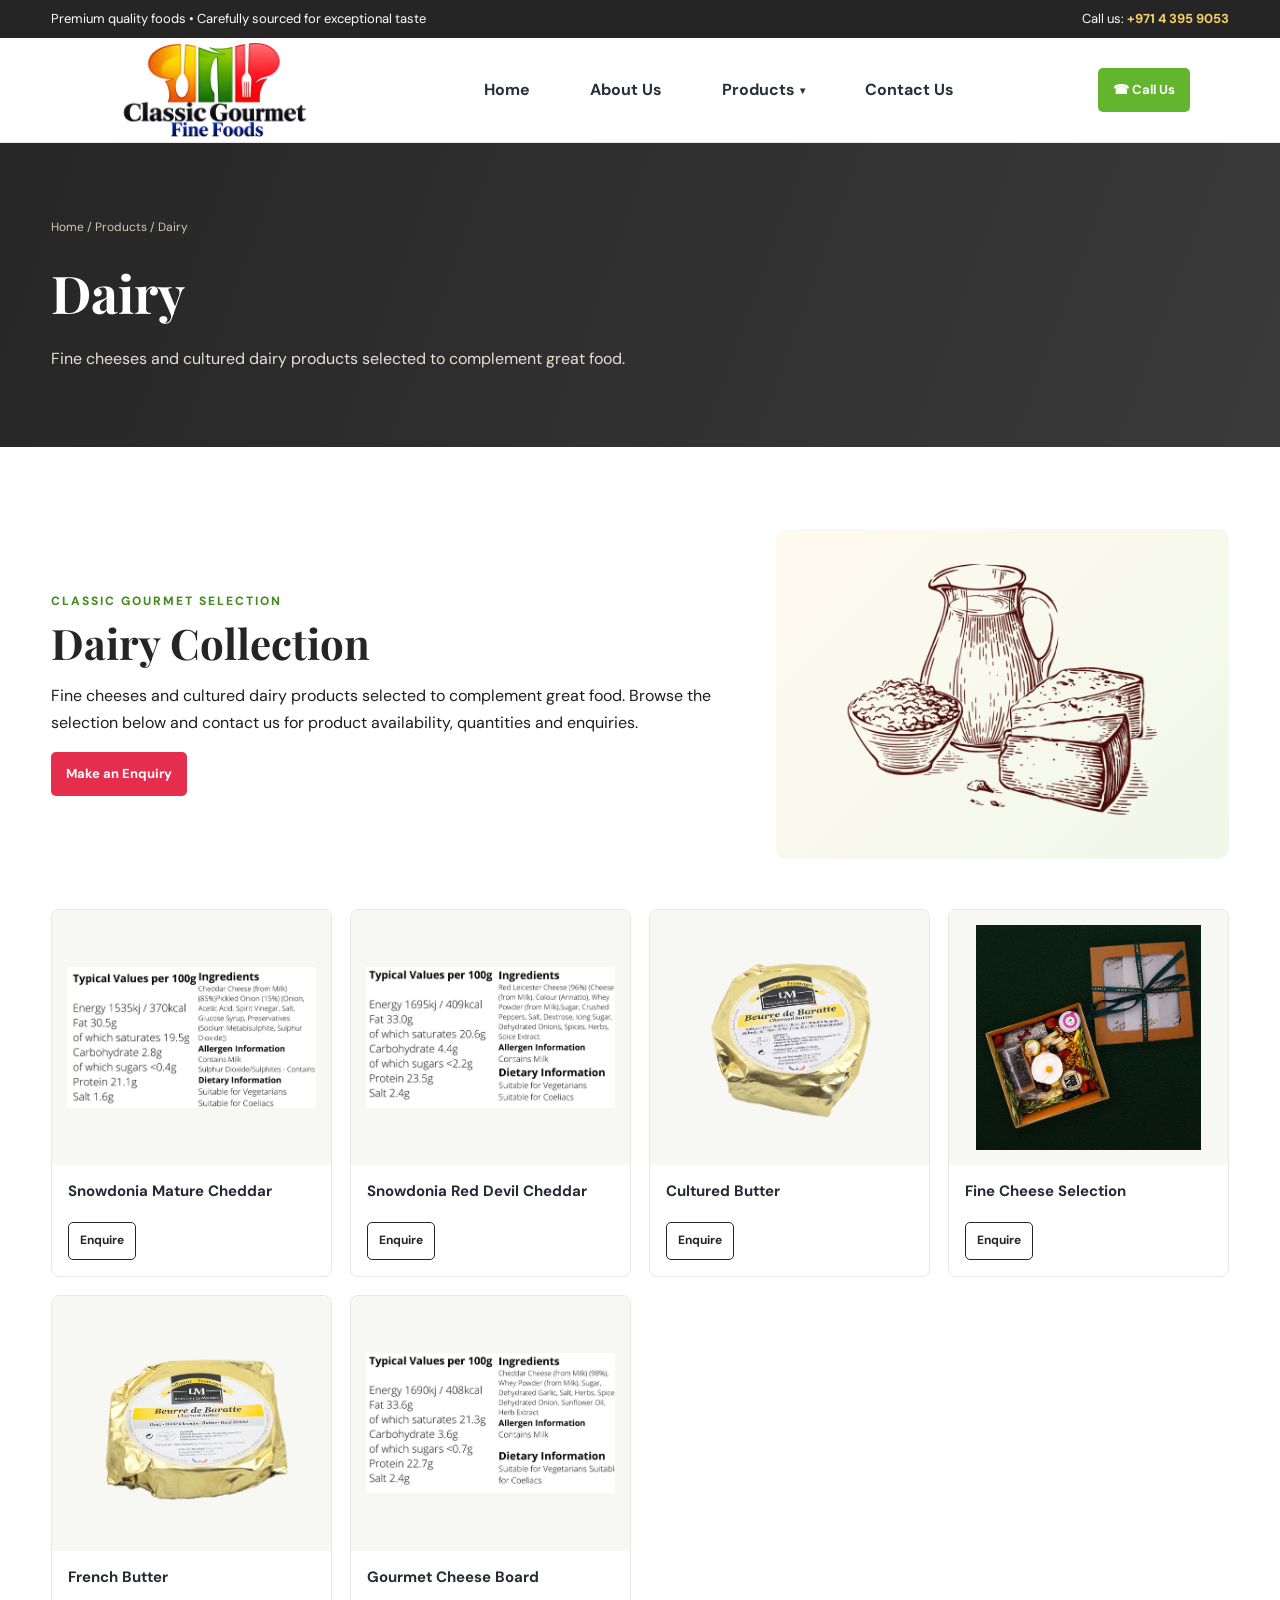
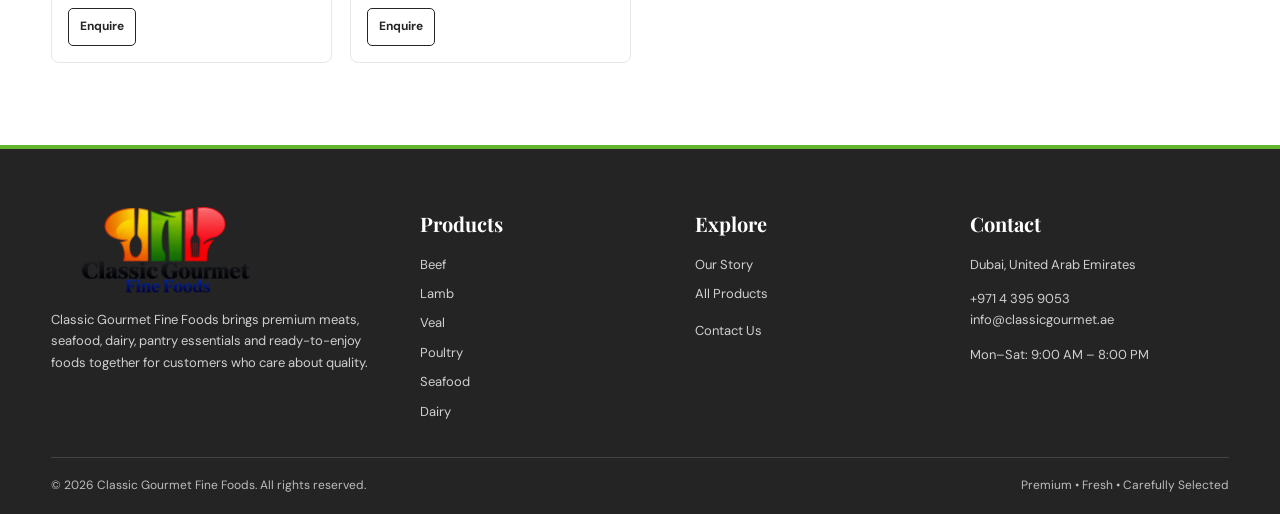
<file: dairy.html>
<!doctype html><html lang="en"><head><meta charset="utf-8"><meta name="viewport" content="width=device-width,initial-scale=1"><title>Dairy | Classic Gourmet Fine Foods</title><link rel="icon" href="assets/images/favicon.png"><link rel="stylesheet" href="assets/css/style.css"></head><body>

<div class="topbar"><div class="container"><span>Premium quality foods • Carefully sourced for exceptional taste</span><span>Call us: <strong>+971 4 395 9053</strong></span></div></div>
<header>
  <div class="container nav">
    <a href="index.html" aria-label="Classic Gourmet Fine Foods"><img class="logo" src="assets/images/classic-gourmet-logo-transparent.png" alt="Classic Gourmet Fine Foods"></a>
    <button class="menu-toggle" aria-label="Open menu">☰</button>
        <nav class="navlinks" aria-label="Main navigation">
      <a class="" href="index.html">Home</a>
      <a class="" href="about.html">About Us</a>
      <div class="dropdown">
        <a class="" href="products.html" aria-haspopup="true">Products <span class="nav-caret">▾</span></a>
        <div class="dropdown-menu">
          <a href="beef.html">Beef</a>
          <a href="lamb.html">Lamb</a>
          <a href="veal.html">Veal</a>
          <a href="poultry.html">Poultry</a>
          <a href="cooked-food.html">Cooked Food</a>
          <a href="seafood.html">Seafood</a>
          <a href="pantry.html">Pantry</a>
          <a href="dairy.html">Dairy</a>
        </div>
      </div>
      <a class="" href="contact.html">Contact Us</a>
    </nav>
    <div class="nav-actions"><a class="call-btn" href="tel:+97143959053">☎ Call Us</a></div>
  </div>
</header>

<section class="page-hero"><div class="container"><div class="breadcrumb">Home / Products / Dairy</div><h1>Dairy</h1><p>Fine cheeses and cultured dairy products selected to complement great food.</p></div></section>
<section class="section"><div class="container"><div class="category-intro"><div><div class="eyebrow">Classic Gourmet Selection</div><h2>Dairy Collection</h2><p>Fine cheeses and cultured dairy products selected to complement great food. Browse the selection below and contact us for product availability, quantities and enquiries.</p><a class="primary-btn" href="contact.html">Make an Enquiry</a></div><img src="assets/images/cat-dairy.png" alt="Dairy collection"></div>
<div class="product-grid"><article class="product-card"><div class="product-img"><img src="assets/images/mature-cheddar.png" alt="Snowdonia Mature Cheddar"></div><div class="product-body"><h3>Snowdonia Mature Cheddar</h3><a class="outline-btn" href="contact.html">Enquire</a></div></article><article class="product-card"><div class="product-img"><img src="assets/images/red-devil.png" alt="Snowdonia Red Devil Cheddar"></div><div class="product-body"><h3>Snowdonia Red Devil Cheddar</h3><a class="outline-btn" href="contact.html">Enquire</a></div></article><article class="product-card"><div class="product-img"><img src="assets/images/cultured-butter.png" alt="Cultured Butter"></div><div class="product-body"><h3>Cultured Butter</h3><a class="outline-btn" href="contact.html">Enquire</a></div></article><article class="product-card"><div class="product-img"><img src="assets/images/fine-cheese.jpg" alt="Fine Cheese Selection"></div><div class="product-body"><h3>Fine Cheese Selection</h3><a class="outline-btn" href="contact.html">Enquire</a></div></article><article class="product-card"><div class="product-img"><img src="assets/images/french-butter.jpg" alt="French Butter"></div><div class="product-body"><h3>French Butter</h3><a class="outline-btn" href="contact.html">Enquire</a></div></article><article class="product-card"><div class="product-img"><img src="assets/images/cheese-board.jpg" alt="Gourmet Cheese Board"></div><div class="product-body"><h3>Gourmet Cheese Board</h3><a class="outline-btn" href="contact.html">Enquire</a></div></article></div></div></section>
<footer>
  <div class="container footer-main">
    <div>
      <img class="footer-logo" src="assets/images/classic-gourmet-logo-transparent.png" alt="Classic Gourmet Fine Foods">
      <p>Classic Gourmet Fine Foods brings premium meats, seafood, dairy, pantry essentials and ready-to-enjoy foods together for customers who care about quality.</p>
    </div>
    <div>
      <h3>Products</h3>
      <ul>
        <li><a href="beef.html">Beef</a></li><li><a href="lamb.html">Lamb</a></li><li><a href="veal.html">Veal</a></li><li><a href="poultry.html">Poultry</a></li>
        <li><a href="seafood.html">Seafood</a></li><li><a href="dairy.html">Dairy</a></li>
      </ul>
    </div>
    <div>
      <h3>Explore</h3>
      <ul><li><a href="about.html">Our Story</a></li><li><a href="products.html">All Products</a></li><li>
      </li><li><a href="contact.html">Contact Us</a></li></ul>
    </div>
    <div>
      <h3>Contact</h3>
      <p>Dubai, United Arab Emirates</p>
      <p>+971 4 395 9053<br>info@classicgourmet.ae</p>
      <p>Mon–Sat: 9:00 AM – 8:00 PM</p>
    </div>
  </div>
  <div class="container footer-bottom"><span>© <span data-year></span> Classic Gourmet Fine Foods. All rights reserved.</span><span>Premium • Fresh • Carefully Selected</span></div>
</footer>
<script src="assets/js/main.js"></script>
</body></html>
</file>
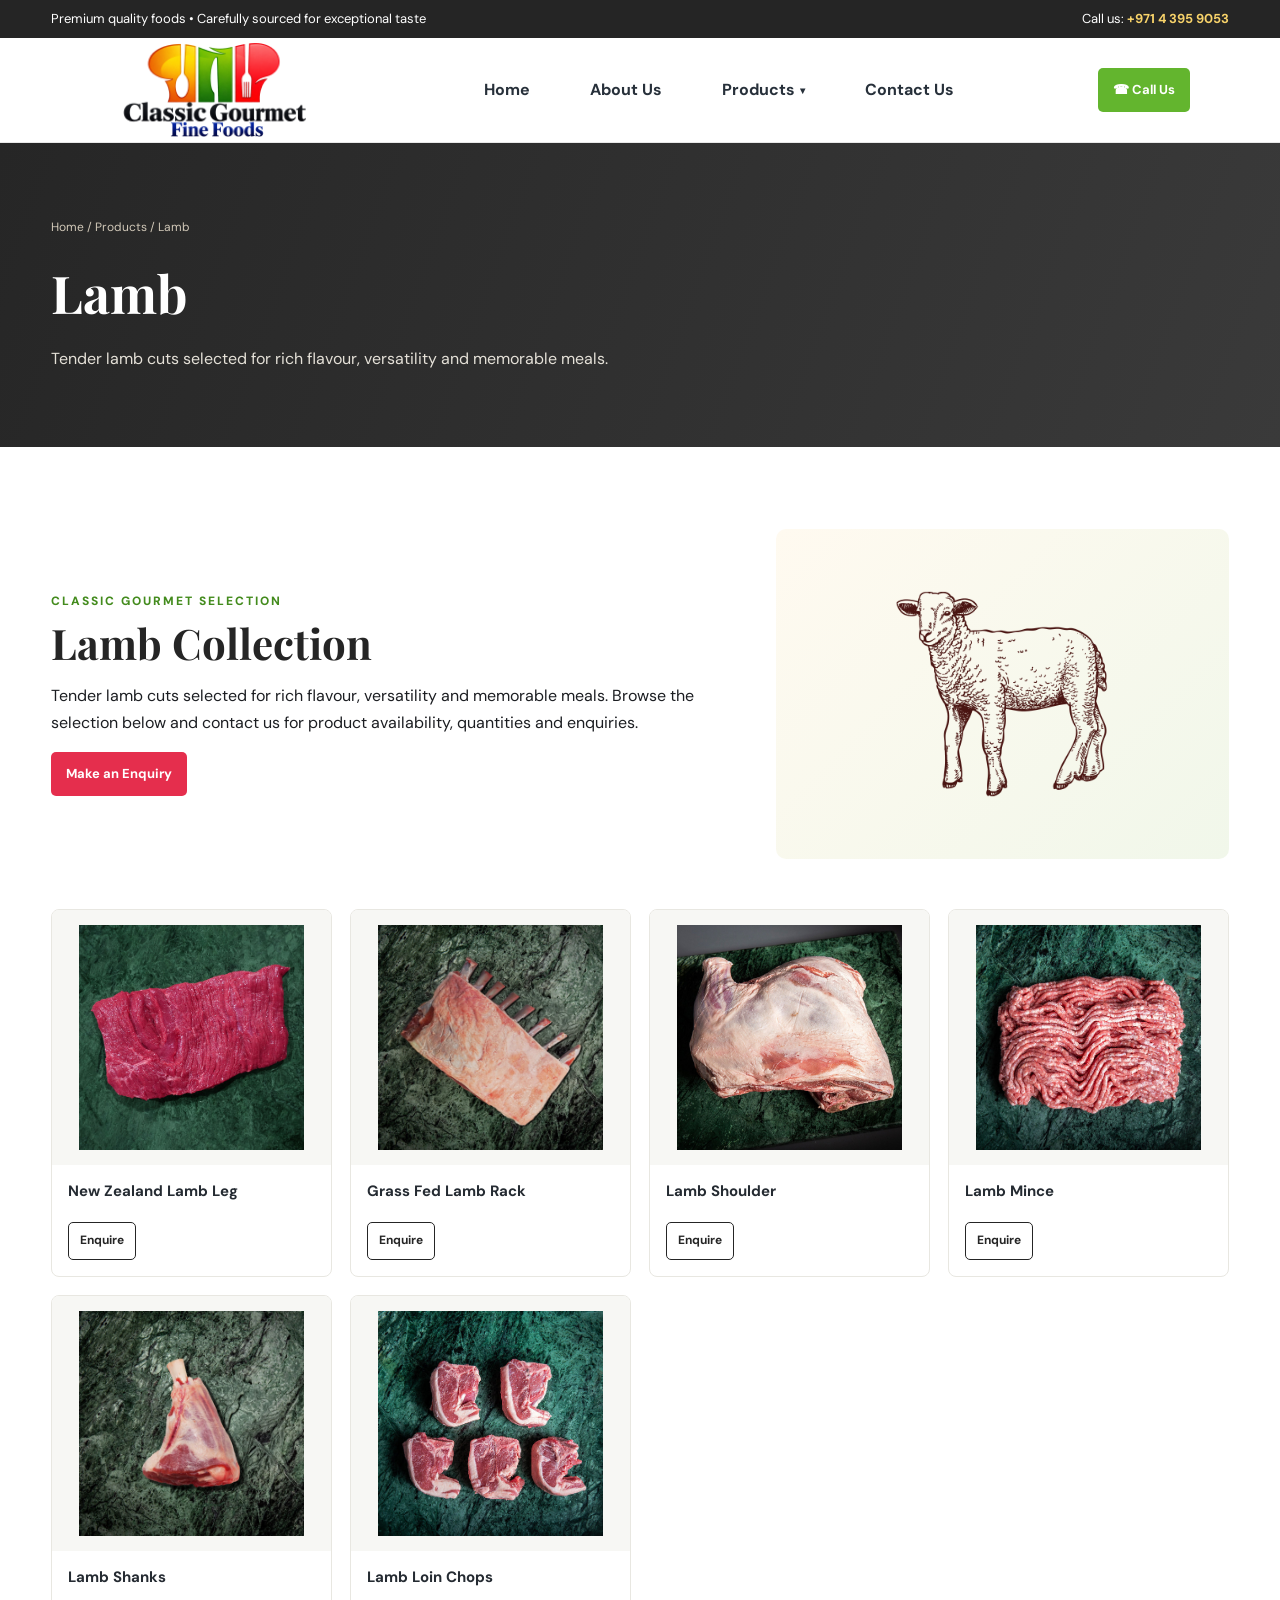
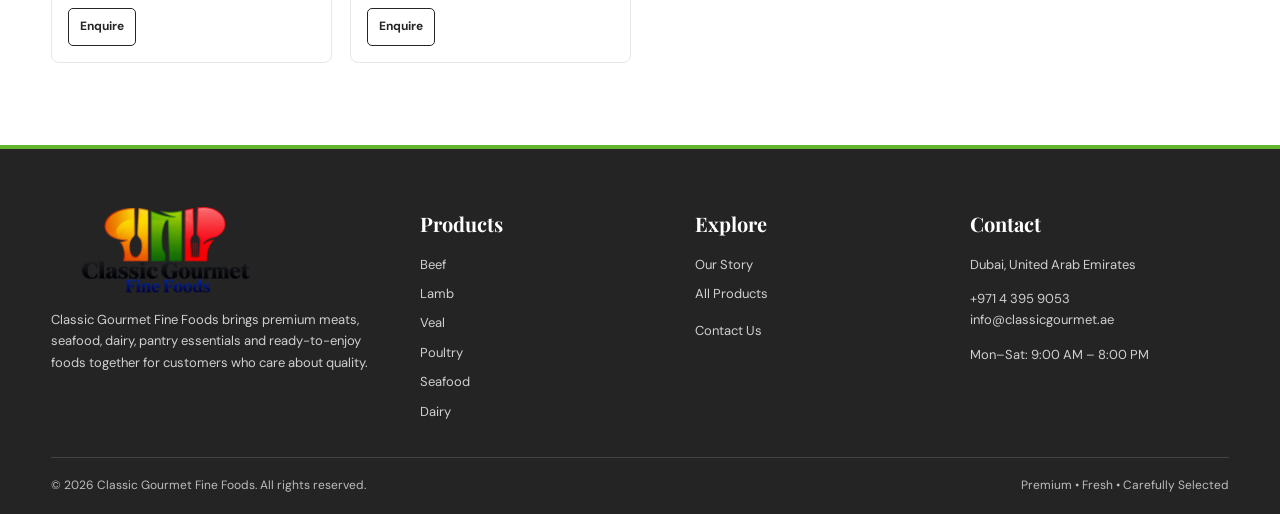
<file: lamb.html>
<!doctype html><html lang="en"><head><meta charset="utf-8"><meta name="viewport" content="width=device-width,initial-scale=1"><title>Lamb | Classic Gourmet Fine Foods</title><link rel="icon" href="assets/images/favicon.png"><link rel="stylesheet" href="assets/css/style.css"></head><body>

<div class="topbar"><div class="container"><span>Premium quality foods • Carefully sourced for exceptional taste</span><span>Call us: <strong>+971 4 395 9053</strong></span></div></div>
<header>
  <div class="container nav">
    <a href="index.html" aria-label="Classic Gourmet Fine Foods"><img class="logo" src="assets/images/classic-gourmet-logo-transparent.png" alt="Classic Gourmet Fine Foods"></a>
    <button class="menu-toggle" aria-label="Open menu">☰</button>
        <nav class="navlinks" aria-label="Main navigation">
      <a class="" href="index.html">Home</a>
      <a class="" href="about.html">About Us</a>
      <div class="dropdown">
        <a class="" href="products.html" aria-haspopup="true">Products <span class="nav-caret">▾</span></a>
        <div class="dropdown-menu">
          <a href="beef.html">Beef</a>
          <a href="lamb.html">Lamb</a>
          <a href="veal.html">Veal</a>
          <a href="poultry.html">Poultry</a>
          <a href="cooked-food.html">Cooked Food</a>
          <a href="seafood.html">Seafood</a>
          <a href="pantry.html">Pantry</a>
          <a href="dairy.html">Dairy</a>
        </div>
      </div>
      <a class="" href="contact.html">Contact Us</a>
    </nav>
    <div class="nav-actions"><a class="call-btn" href="tel:+97143959053">☎ Call Us</a></div>
  </div>
</header>

<section class="page-hero"><div class="container"><div class="breadcrumb">Home / Products / Lamb</div><h1>Lamb</h1><p>Tender lamb cuts selected for rich flavour, versatility and memorable meals.</p></div></section>
<section class="section"><div class="container"><div class="category-intro"><div><div class="eyebrow">Classic Gourmet Selection</div><h2>Lamb Collection</h2><p>Tender lamb cuts selected for rich flavour, versatility and memorable meals. Browse the selection below and contact us for product availability, quantities and enquiries.</p><a class="primary-btn" href="contact.html">Make an Enquiry</a></div><img src="assets/images/cat-lamb.png" alt="Lamb collection"></div>
<div class="product-grid"><article class="product-card"><div class="product-img"><img src="assets/images/lamb-leg.jpg" alt="New Zealand Lamb Leg"></div><div class="product-body"><h3>New Zealand Lamb Leg</h3><a class="outline-btn" href="contact.html">Enquire</a></div></article><article class="product-card"><div class="product-img"><img src="assets/images/lamb-rack.jpg" alt="Grass Fed Lamb Rack"></div><div class="product-body"><h3>Grass Fed Lamb Rack</h3><a class="outline-btn" href="contact.html">Enquire</a></div></article><article class="product-card"><div class="product-img"><img src="assets/images/lamb-shoulder.jpg" alt="Lamb Shoulder"></div><div class="product-body"><h3>Lamb Shoulder</h3><a class="outline-btn" href="contact.html">Enquire</a></div></article><article class="product-card"><div class="product-img"><img src="assets/images/lamb-mince.jpg" alt="Lamb Mince"></div><div class="product-body"><h3>Lamb Mince</h3><a class="outline-btn" href="contact.html">Enquire</a></div></article><article class="product-card"><div class="product-img"><img src="assets/images/lamb-shank.jpg" alt="Lamb Shanks"></div><div class="product-body"><h3>Lamb Shanks</h3><a class="outline-btn" href="contact.html">Enquire</a></div></article><article class="product-card"><div class="product-img"><img src="assets/images/lamb-loin.jpg" alt="Lamb Loin Chops"></div><div class="product-body"><h3>Lamb Loin Chops</h3><a class="outline-btn" href="contact.html">Enquire</a></div></article></div></div></section>
<footer>
  <div class="container footer-main">
    <div>
      <img class="footer-logo" src="assets/images/classic-gourmet-logo-transparent.png" alt="Classic Gourmet Fine Foods">
      <p>Classic Gourmet Fine Foods brings premium meats, seafood, dairy, pantry essentials and ready-to-enjoy foods together for customers who care about quality.</p>
    </div>
    <div>
      <h3>Products</h3>
      <ul>
        <li><a href="beef.html">Beef</a></li><li><a href="lamb.html">Lamb</a></li><li><a href="veal.html">Veal</a></li><li><a href="poultry.html">Poultry</a></li>
        <li><a href="seafood.html">Seafood</a></li><li><a href="dairy.html">Dairy</a></li>
      </ul>
    </div>
    <div>
      <h3>Explore</h3>
      <ul><li><a href="about.html">Our Story</a></li><li><a href="products.html">All Products</a></li><li>
      </li><li><a href="contact.html">Contact Us</a></li></ul>
    </div>
    <div>
      <h3>Contact</h3>
      <p>Dubai, United Arab Emirates</p>
      <p>+971 4 395 9053<br>info@classicgourmet.ae</p>
      <p>Mon–Sat: 9:00 AM – 8:00 PM</p>
    </div>
  </div>
  <div class="container footer-bottom"><span>© <span data-year></span> Classic Gourmet Fine Foods. All rights reserved.</span><span>Premium • Fresh • Carefully Selected</span></div>
</footer>
<script src="assets/js/main.js"></script>
</body></html>
</file>
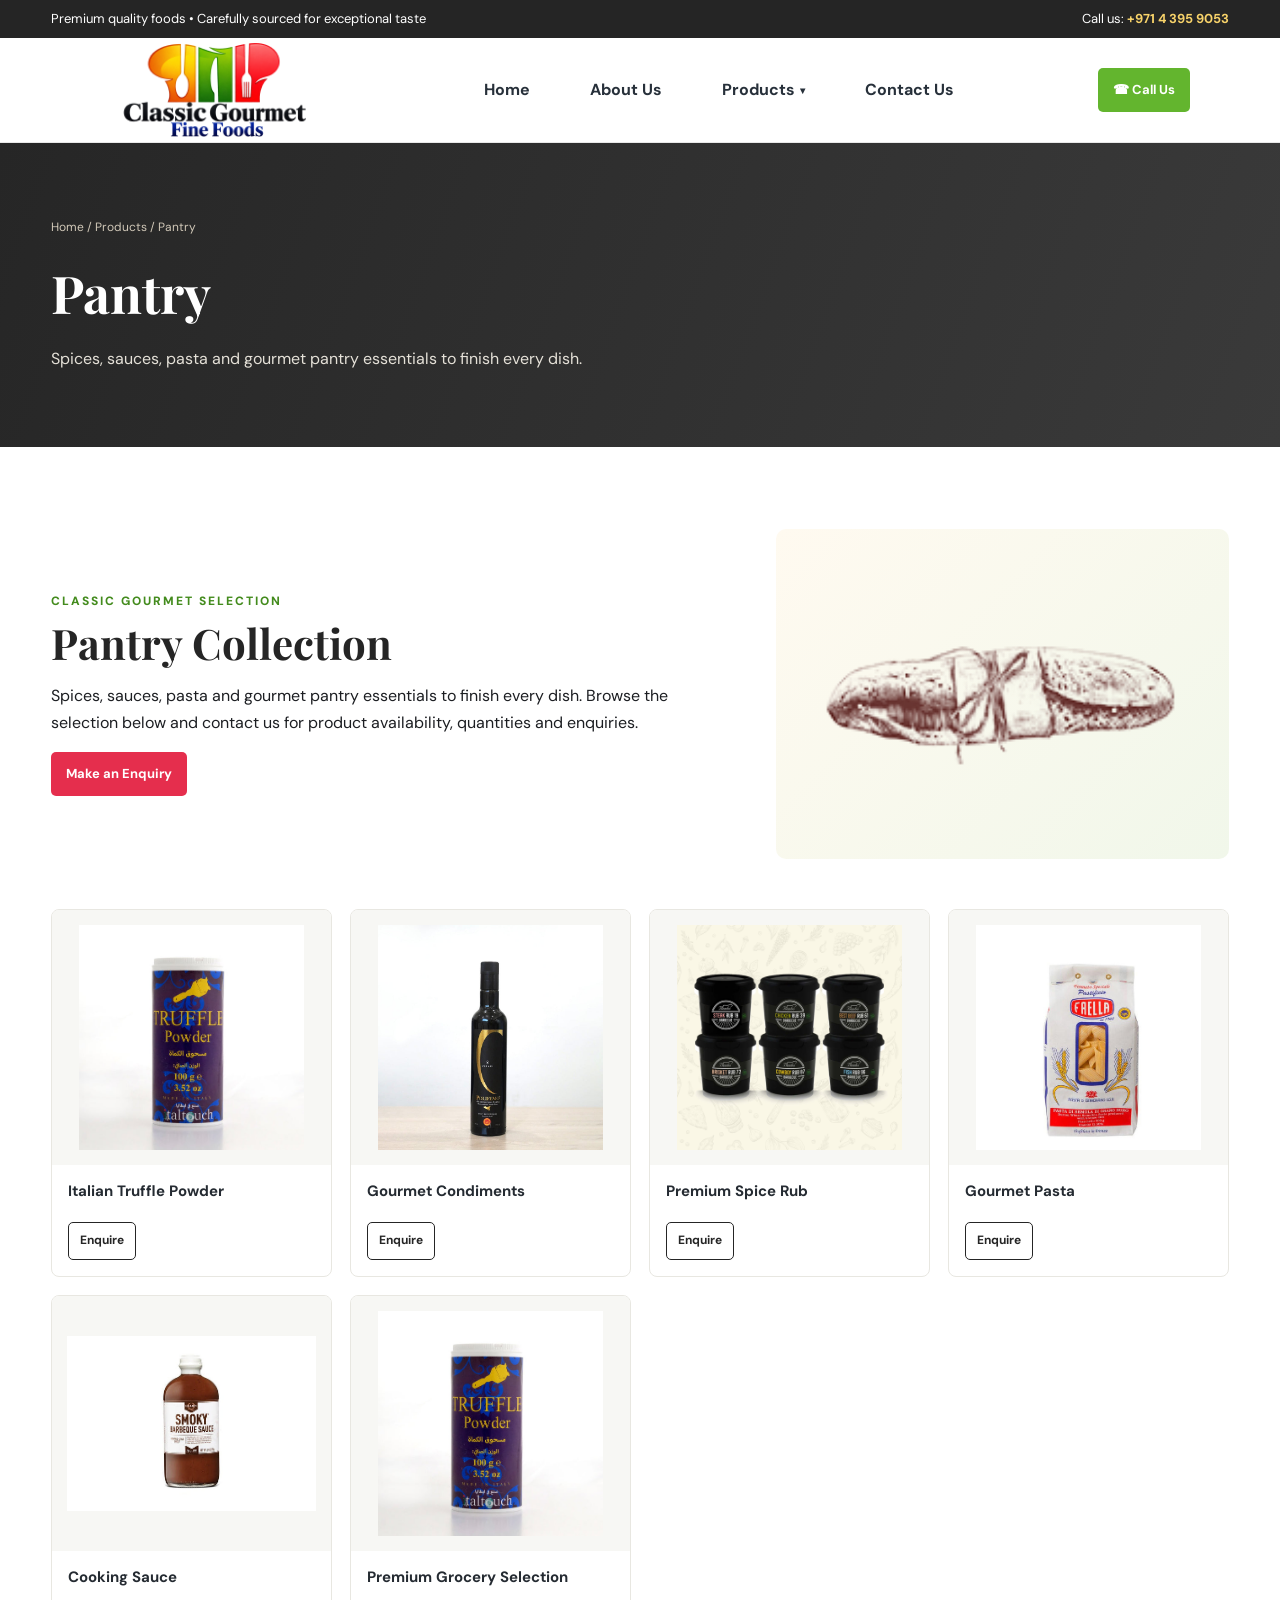
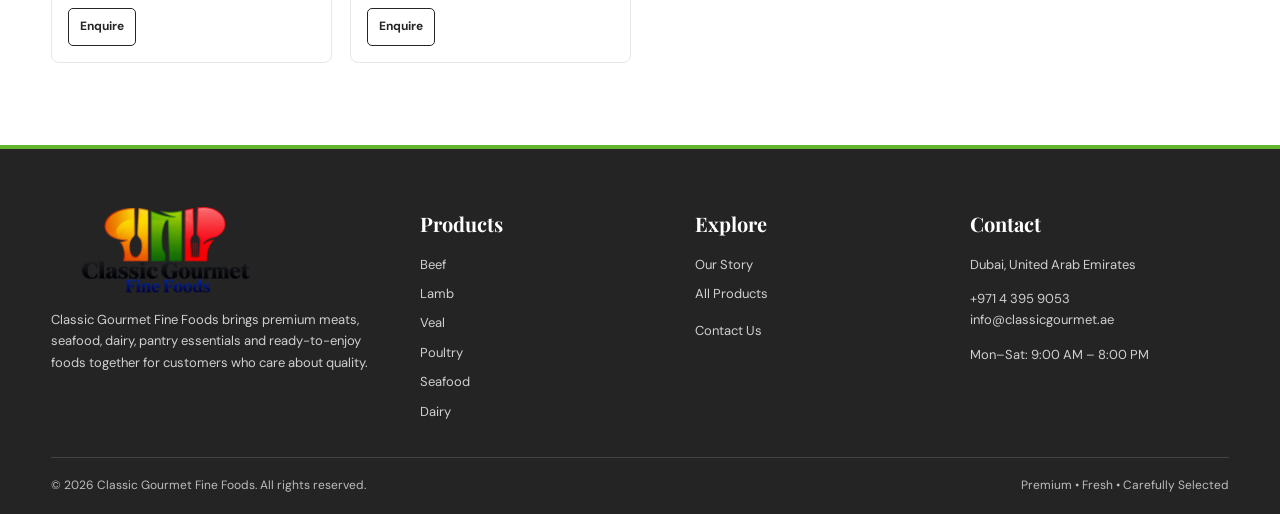
<file: pantry.html>
<!doctype html><html lang="en"><head><meta charset="utf-8"><meta name="viewport" content="width=device-width,initial-scale=1"><title>Pantry | Classic Gourmet Fine Foods</title><link rel="icon" href="assets/images/favicon.png"><link rel="stylesheet" href="assets/css/style.css"></head><body>

<div class="topbar"><div class="container"><span>Premium quality foods • Carefully sourced for exceptional taste</span><span>Call us: <strong>+971 4 395 9053</strong></span></div></div>
<header>
  <div class="container nav">
    <a href="index.html" aria-label="Classic Gourmet Fine Foods"><img class="logo" src="assets/images/classic-gourmet-logo-transparent.png" alt="Classic Gourmet Fine Foods"></a>
    <button class="menu-toggle" aria-label="Open menu">☰</button>
        <nav class="navlinks" aria-label="Main navigation">
      <a class="" href="index.html">Home</a>
      <a class="" href="about.html">About Us</a>
      <div class="dropdown">
        <a class="" href="products.html" aria-haspopup="true">Products <span class="nav-caret">▾</span></a>
        <div class="dropdown-menu">
          <a href="beef.html">Beef</a>
          <a href="lamb.html">Lamb</a>
          <a href="veal.html">Veal</a>
          <a href="poultry.html">Poultry</a>
          <a href="cooked-food.html">Cooked Food</a>
          <a href="seafood.html">Seafood</a>
          <a href="pantry.html">Pantry</a>
          <a href="dairy.html">Dairy</a>
        </div>
      </div>
      <a class="" href="contact.html">Contact Us</a>
    </nav>
    <div class="nav-actions"><a class="call-btn" href="tel:+97143959053">☎ Call Us</a></div>
  </div>
</header>

<section class="page-hero"><div class="container"><div class="breadcrumb">Home / Products / Pantry</div><h1>Pantry</h1><p>Spices, sauces, pasta and gourmet pantry essentials to finish every dish.</p></div></section>
<section class="section"><div class="container"><div class="category-intro"><div><div class="eyebrow">Classic Gourmet Selection</div><h2>Pantry Collection</h2><p>Spices, sauces, pasta and gourmet pantry essentials to finish every dish. Browse the selection below and contact us for product availability, quantities and enquiries.</p><a class="primary-btn" href="contact.html">Make an Enquiry</a></div><img src="assets/images/cat-pantry.png" alt="Pantry collection"></div>
<div class="product-grid"><article class="product-card"><div class="product-img"><img src="assets/images/truffle-powder.jpg" alt="Italian Truffle Powder"></div><div class="product-body"><h3>Italian Truffle Powder</h3><a class="outline-btn" href="contact.html">Enquire</a></div></article><article class="product-card"><div class="product-img"><img src="assets/images/condiments.jpg" alt="Gourmet Condiments"></div><div class="product-body"><h3>Gourmet Condiments</h3><a class="outline-btn" href="contact.html">Enquire</a></div></article><article class="product-card"><div class="product-img"><img src="assets/images/spice-rub.jpg" alt="Premium Spice Rub"></div><div class="product-body"><h3>Premium Spice Rub</h3><a class="outline-btn" href="contact.html">Enquire</a></div></article><article class="product-card"><div class="product-img"><img src="assets/images/gourmet-pasta.jpg" alt="Gourmet Pasta"></div><div class="product-body"><h3>Gourmet Pasta</h3><a class="outline-btn" href="contact.html">Enquire</a></div></article><article class="product-card"><div class="product-img"><img src="assets/images/cooking-sauce.jpg" alt="Cooking Sauce"></div><div class="product-body"><h3>Cooking Sauce</h3><a class="outline-btn" href="contact.html">Enquire</a></div></article><article class="product-card"><div class="product-img"><img src="assets/images/grocery.jpg" alt="Premium Grocery Selection"></div><div class="product-body"><h3>Premium Grocery Selection</h3><a class="outline-btn" href="contact.html">Enquire</a></div></article></div></div></section>
<footer>
  <div class="container footer-main">
    <div>
      <img class="footer-logo" src="assets/images/classic-gourmet-logo-transparent.png" alt="Classic Gourmet Fine Foods">
      <p>Classic Gourmet Fine Foods brings premium meats, seafood, dairy, pantry essentials and ready-to-enjoy foods together for customers who care about quality.</p>
    </div>
    <div>
      <h3>Products</h3>
      <ul>
        <li><a href="beef.html">Beef</a></li><li><a href="lamb.html">Lamb</a></li><li><a href="veal.html">Veal</a></li><li><a href="poultry.html">Poultry</a></li>
        <li><a href="seafood.html">Seafood</a></li><li><a href="dairy.html">Dairy</a></li>
      </ul>
    </div>
    <div>
      <h3>Explore</h3>
      <ul><li><a href="about.html">Our Story</a></li><li><a href="products.html">All Products</a></li><li>
      </li><li><a href="contact.html">Contact Us</a></li></ul>
    </div>
    <div>
      <h3>Contact</h3>
      <p>Dubai, United Arab Emirates</p>
      <p>+971 4 395 9053<br>info@classicgourmet.ae</p>
      <p>Mon–Sat: 9:00 AM – 8:00 PM</p>
    </div>
  </div>
  <div class="container footer-bottom"><span>© <span data-year></span> Classic Gourmet Fine Foods. All rights reserved.</span><span>Premium • Fresh • Carefully Selected</span></div>
</footer>
<script src="assets/js/main.js"></script>
</body></html>
</file>
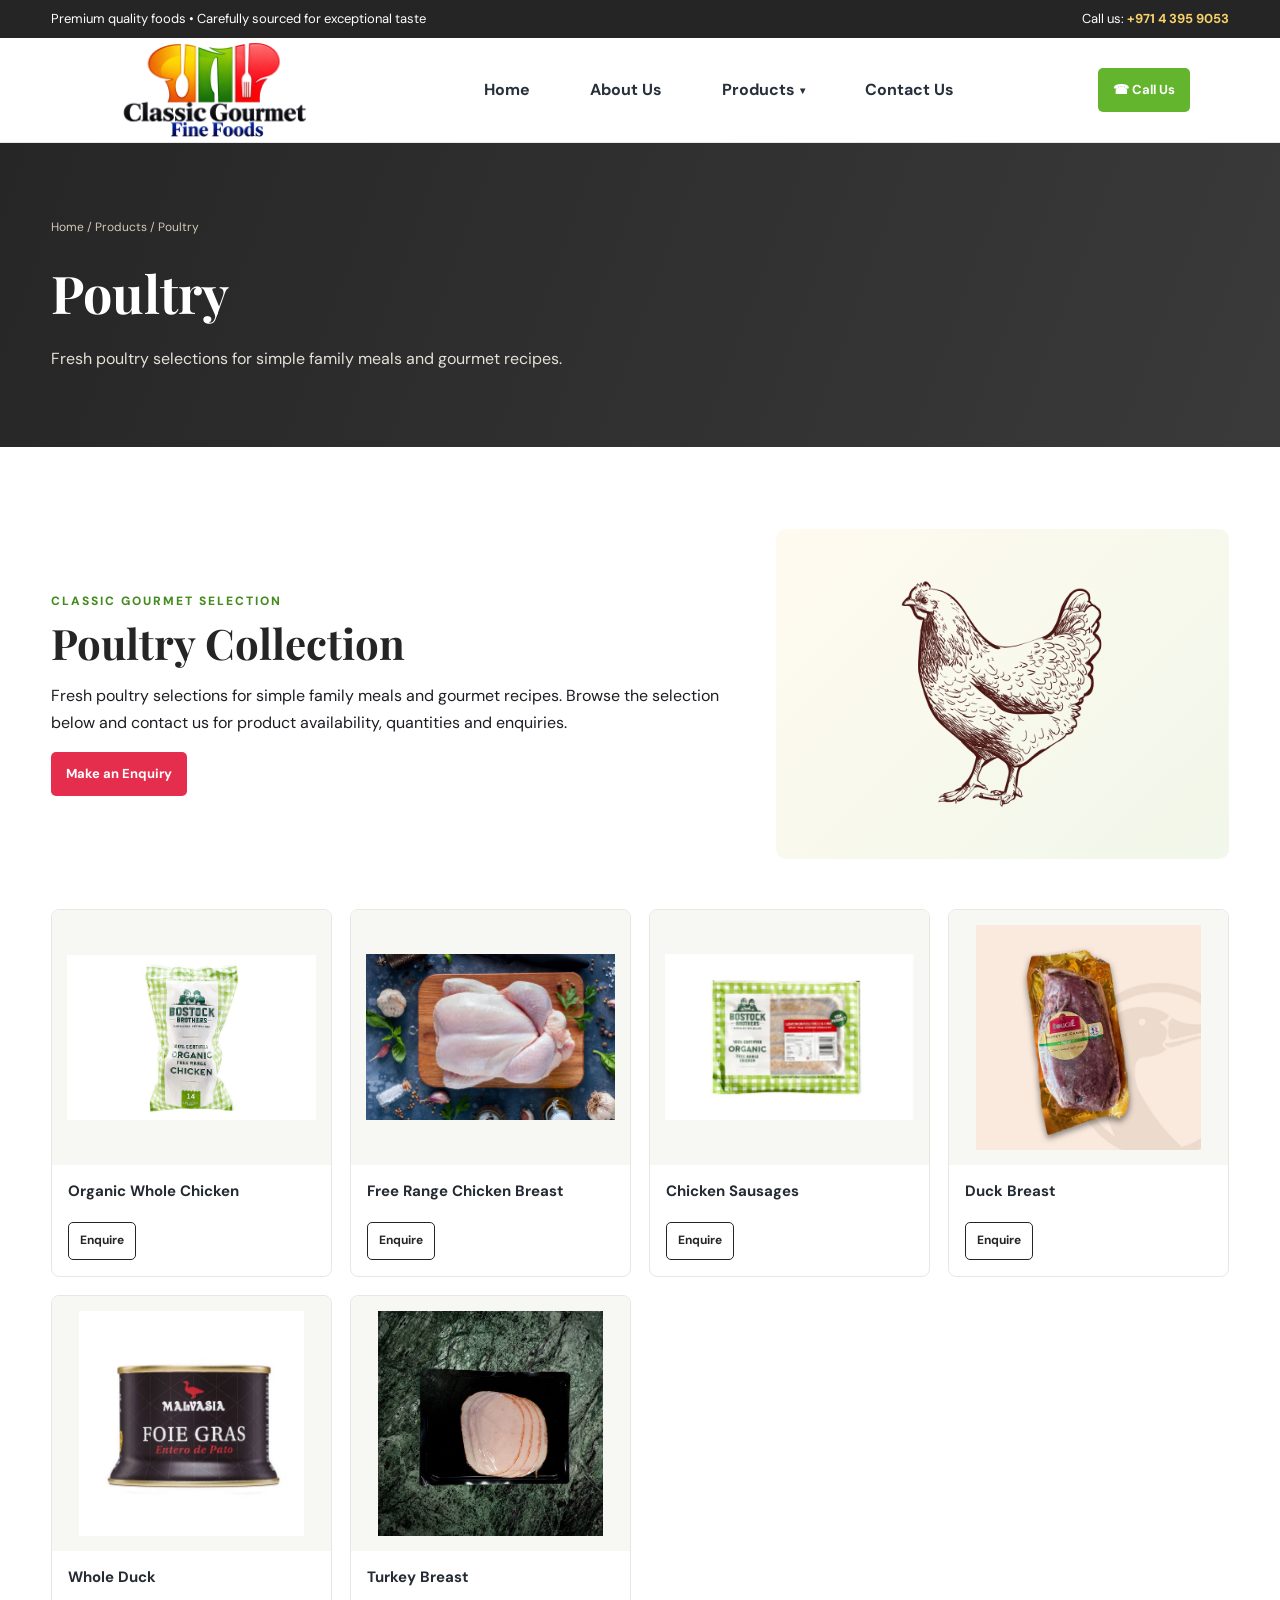
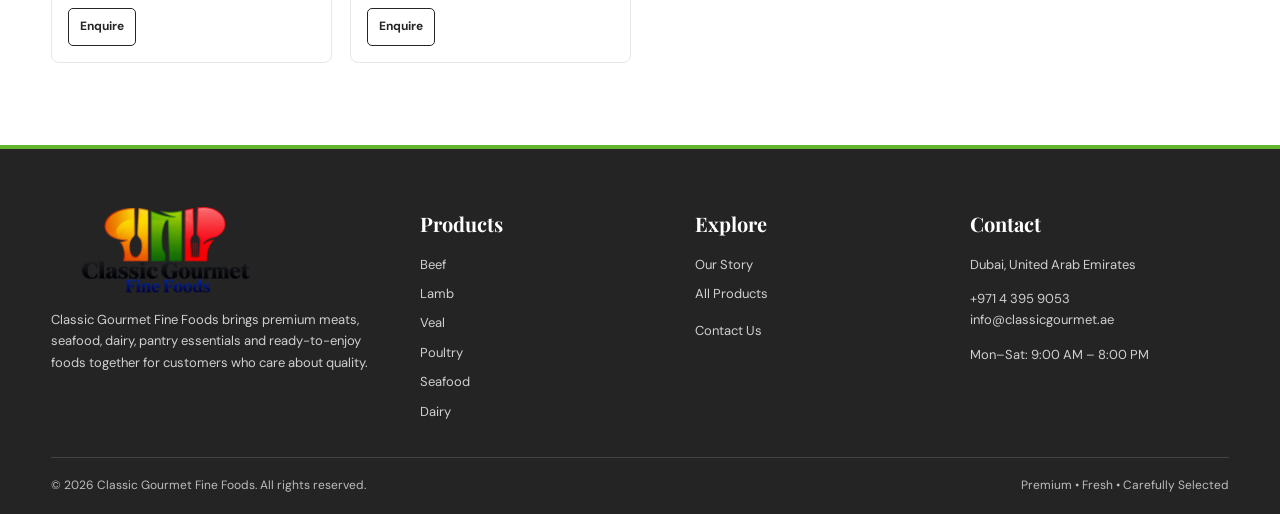
<file: poultry.html>
<!doctype html><html lang="en"><head><meta charset="utf-8"><meta name="viewport" content="width=device-width,initial-scale=1"><title>Poultry | Classic Gourmet Fine Foods</title><link rel="icon" href="assets/images/favicon.png"><link rel="stylesheet" href="assets/css/style.css"></head><body>

<div class="topbar"><div class="container"><span>Premium quality foods • Carefully sourced for exceptional taste</span><span>Call us: <strong>+971 4 395 9053</strong></span></div></div>
<header>
  <div class="container nav">
    <a href="index.html" aria-label="Classic Gourmet Fine Foods"><img class="logo" src="assets/images/classic-gourmet-logo-transparent.png" alt="Classic Gourmet Fine Foods"></a>
    <button class="menu-toggle" aria-label="Open menu">☰</button>
        <nav class="navlinks" aria-label="Main navigation">
      <a class="" href="index.html">Home</a>
      <a class="" href="about.html">About Us</a>
      <div class="dropdown">
        <a class="" href="products.html" aria-haspopup="true">Products <span class="nav-caret">▾</span></a>
        <div class="dropdown-menu">
          <a href="beef.html">Beef</a>
          <a href="lamb.html">Lamb</a>
          <a href="veal.html">Veal</a>
          <a href="poultry.html">Poultry</a>
          <a href="cooked-food.html">Cooked Food</a>
          <a href="seafood.html">Seafood</a>
          <a href="pantry.html">Pantry</a>
          <a href="dairy.html">Dairy</a>
        </div>
      </div>
      <a class="" href="contact.html">Contact Us</a>
    </nav>
    <div class="nav-actions"><a class="call-btn" href="tel:+97143959053">☎ Call Us</a></div>
  </div>
</header>

<section class="page-hero"><div class="container"><div class="breadcrumb">Home / Products / Poultry</div><h1>Poultry</h1><p>Fresh poultry selections for simple family meals and gourmet recipes.</p></div></section>
<section class="section"><div class="container"><div class="category-intro"><div><div class="eyebrow">Classic Gourmet Selection</div><h2>Poultry Collection</h2><p>Fresh poultry selections for simple family meals and gourmet recipes. Browse the selection below and contact us for product availability, quantities and enquiries.</p><a class="primary-btn" href="contact.html">Make an Enquiry</a></div><img src="assets/images/cat-poultry.png" alt="Poultry collection"></div>
<div class="product-grid"><article class="product-card"><div class="product-img"><img src="assets/images/organic-chicken.jpg" alt="Organic Whole Chicken"></div><div class="product-body"><h3>Organic Whole Chicken</h3><a class="outline-btn" href="contact.html">Enquire</a></div></article><article class="product-card"><div class="product-img"><img src="assets/images/free-range-breast.jpg" alt="Free Range Chicken Breast"></div><div class="product-body"><h3>Free Range Chicken Breast</h3><a class="outline-btn" href="contact.html">Enquire</a></div></article><article class="product-card"><div class="product-img"><img src="assets/images/chicken-sausage.jpg" alt="Chicken Sausages"></div><div class="product-body"><h3>Chicken Sausages</h3><a class="outline-btn" href="contact.html">Enquire</a></div></article><article class="product-card"><div class="product-img"><img src="assets/images/duck-breast.jpg" alt="Duck Breast"></div><div class="product-body"><h3>Duck Breast</h3><a class="outline-btn" href="contact.html">Enquire</a></div></article><article class="product-card"><div class="product-img"><img src="assets/images/whole-duck.jpg" alt="Whole Duck"></div><div class="product-body"><h3>Whole Duck</h3><a class="outline-btn" href="contact.html">Enquire</a></div></article><article class="product-card"><div class="product-img"><img src="assets/images/turkey-breast.jpg" alt="Turkey Breast"></div><div class="product-body"><h3>Turkey Breast</h3><a class="outline-btn" href="contact.html">Enquire</a></div></article></div></div></section>
<footer>
  <div class="container footer-main">
    <div>
      <img class="footer-logo" src="assets/images/classic-gourmet-logo-transparent.png" alt="Classic Gourmet Fine Foods">
      <p>Classic Gourmet Fine Foods brings premium meats, seafood, dairy, pantry essentials and ready-to-enjoy foods together for customers who care about quality.</p>
    </div>
    <div>
      <h3>Products</h3>
      <ul>
        <li><a href="beef.html">Beef</a></li><li><a href="lamb.html">Lamb</a></li><li><a href="veal.html">Veal</a></li><li><a href="poultry.html">Poultry</a></li>
        <li><a href="seafood.html">Seafood</a></li><li><a href="dairy.html">Dairy</a></li>
      </ul>
    </div>
    <div>
      <h3>Explore</h3>
      <ul><li><a href="about.html">Our Story</a></li><li><a href="products.html">All Products</a></li><li>
      </li><li><a href="contact.html">Contact Us</a></li></ul>
    </div>
    <div>
      <h3>Contact</h3>
      <p>Dubai, United Arab Emirates</p>
      <p>+971 4 395 9053<br>info@classicgourmet.ae</p>
      <p>Mon–Sat: 9:00 AM – 8:00 PM</p>
    </div>
  </div>
  <div class="container footer-bottom"><span>© <span data-year></span> Classic Gourmet Fine Foods. All rights reserved.</span><span>Premium • Fresh • Carefully Selected</span></div>
</footer>
<script src="assets/js/main.js"></script>
</body></html>
</file>
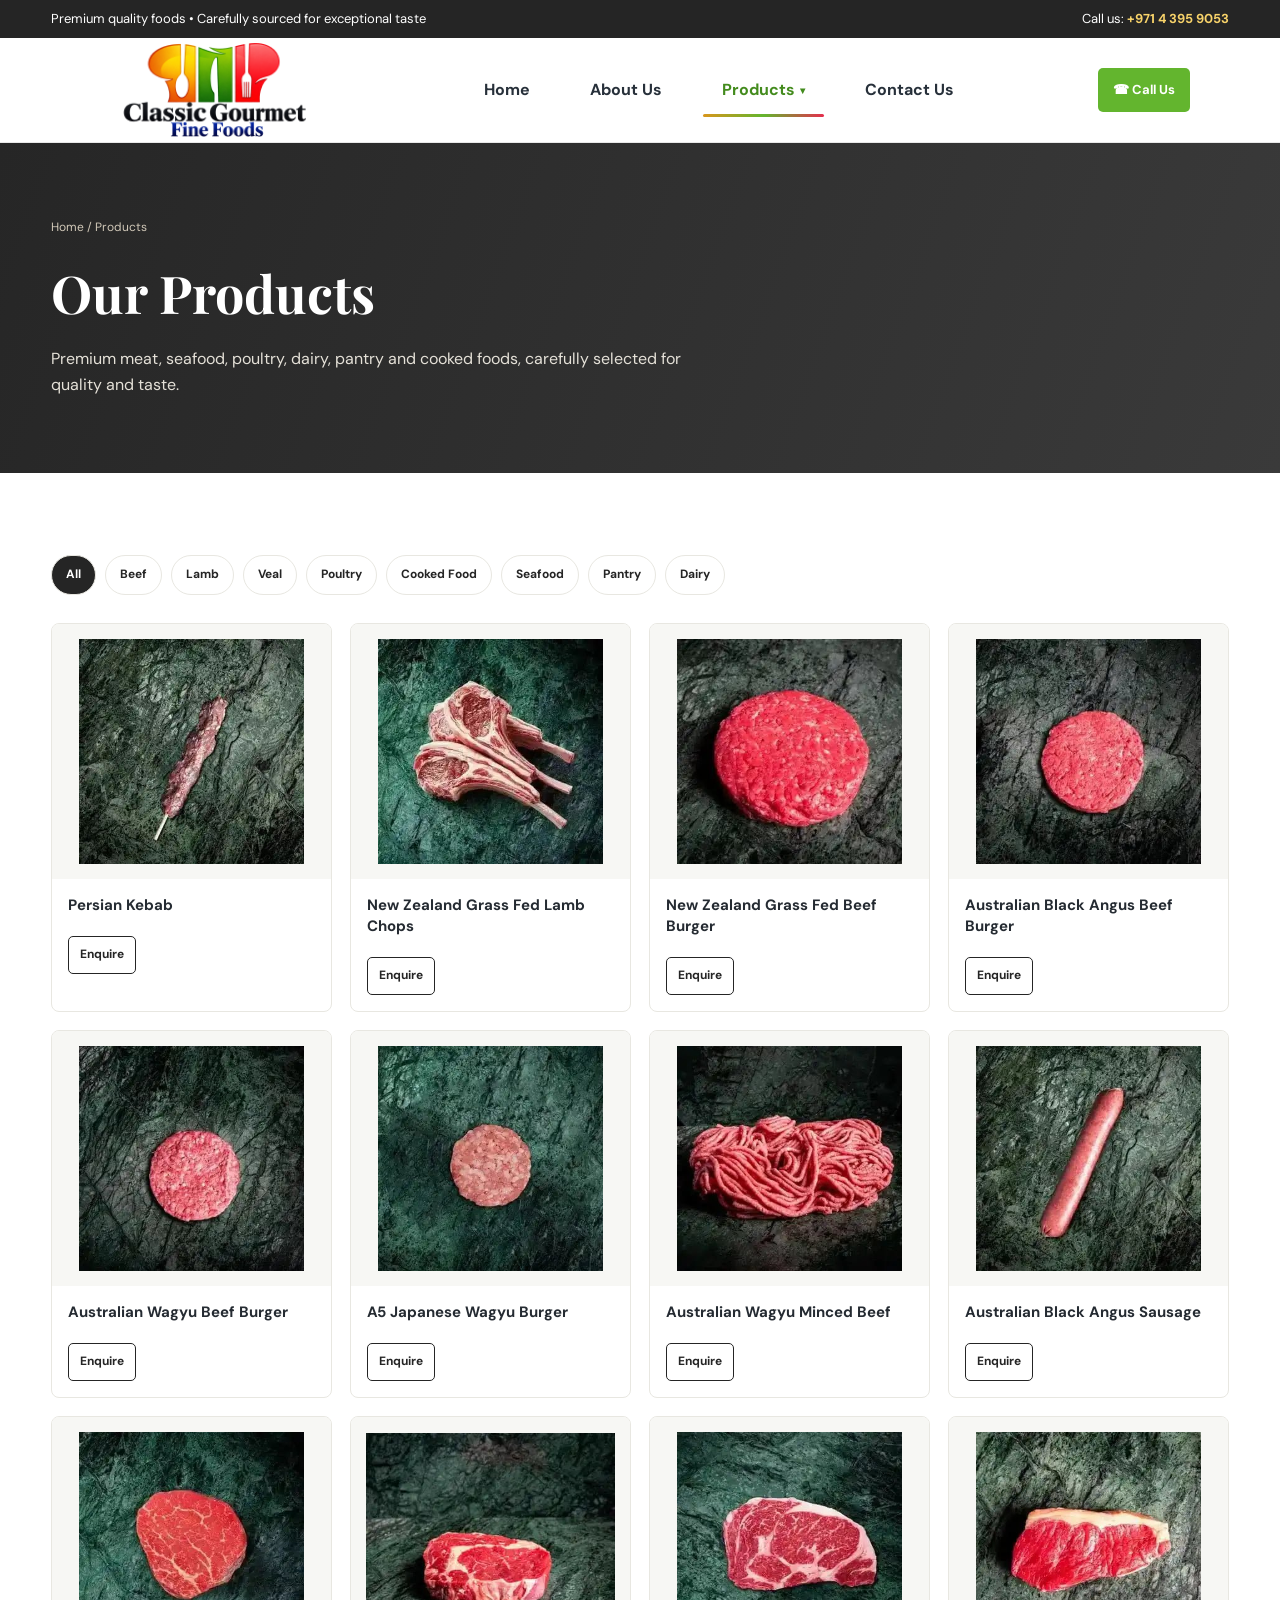
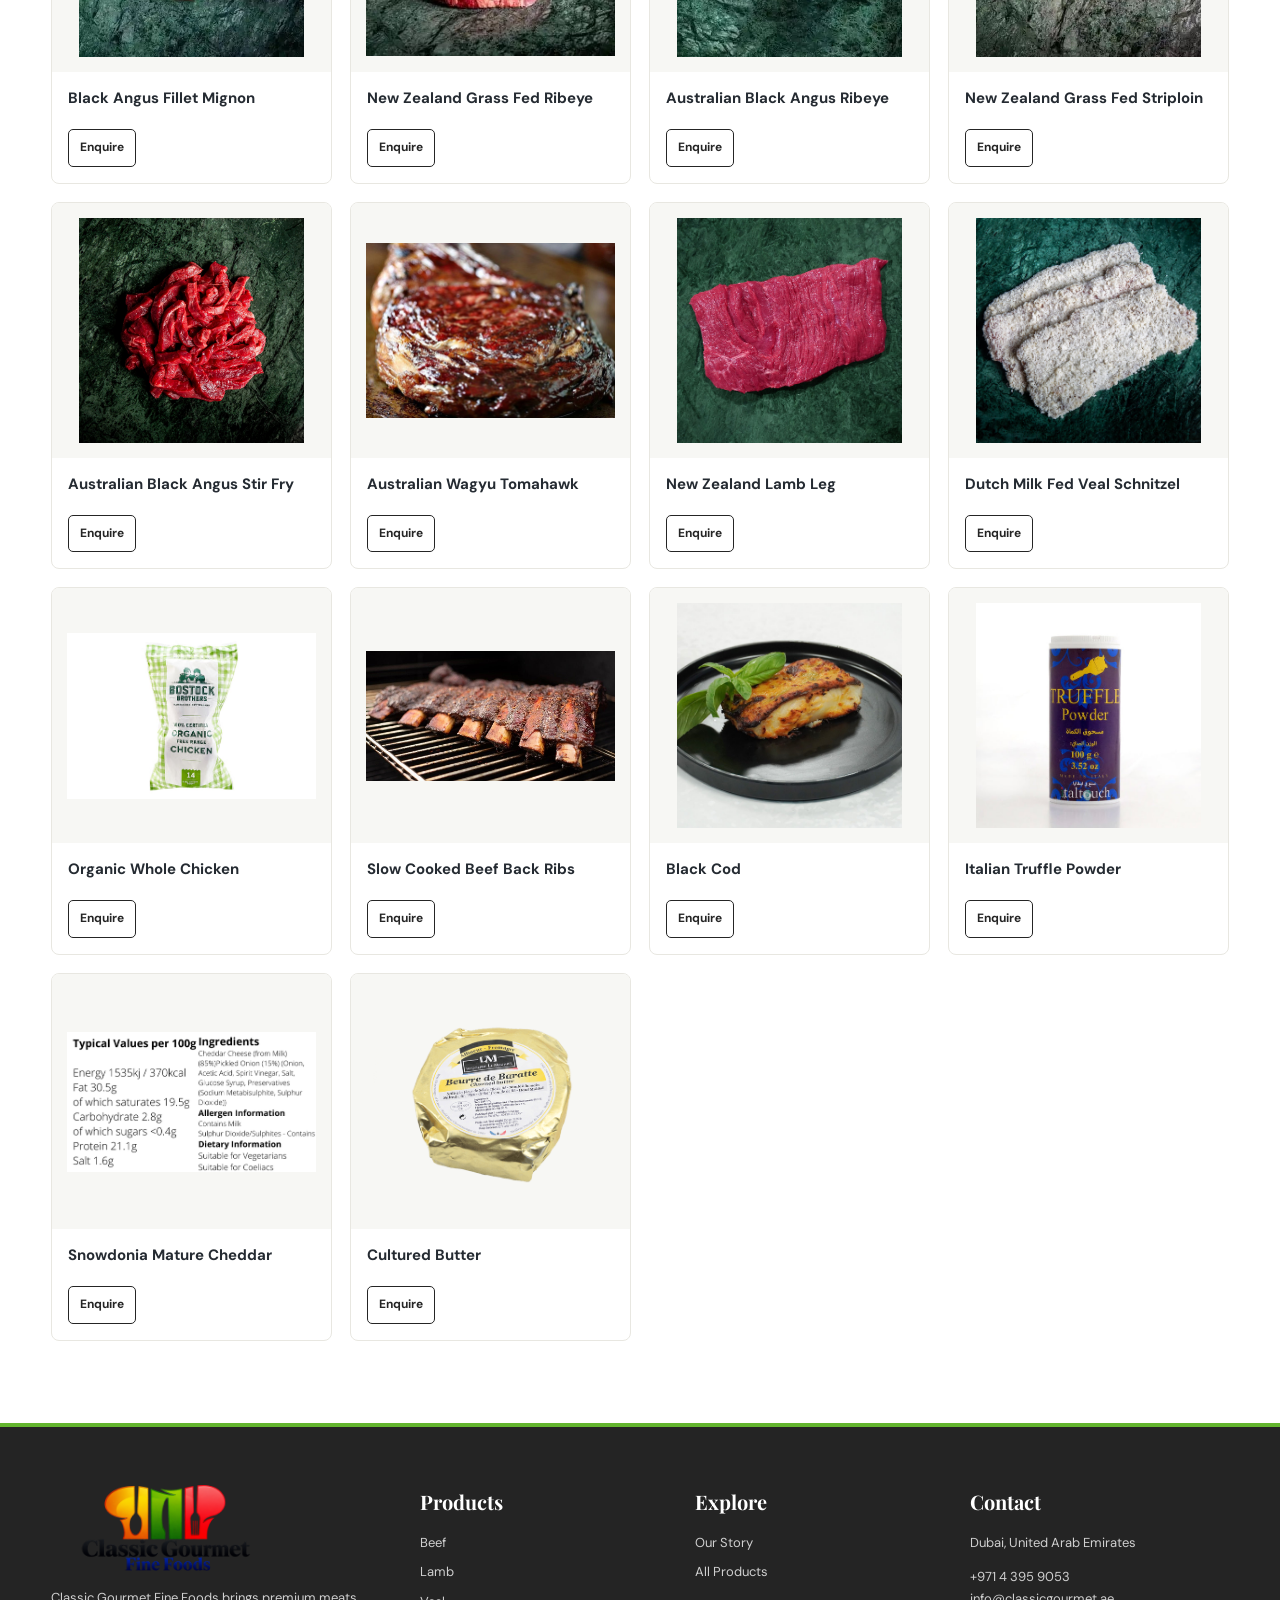
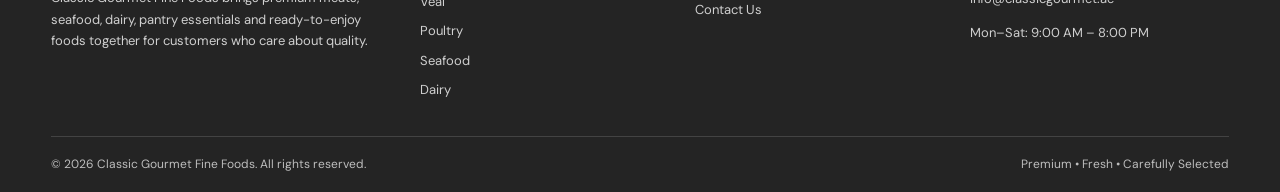
<file: products.html>
<!doctype html><html lang="en"><head><meta charset="utf-8"><meta name="viewport" content="width=device-width,initial-scale=1"><title>Products | Classic Gourmet Fine Foods</title><link rel="icon" href="assets/images/favicon.png"><link rel="stylesheet" href="assets/css/style.css"></head><body>

<div class="topbar"><div class="container"><span>Premium quality foods • Carefully sourced for exceptional taste</span><span>Call us: <strong>+971 4 395 9053</strong></span></div></div>
<header>
  <div class="container nav">
    <a href="index.html" aria-label="Classic Gourmet Fine Foods"><img class="logo" src="assets/images/classic-gourmet-logo-transparent.png" alt="Classic Gourmet Fine Foods"></a>
    <button class="menu-toggle" aria-label="Open menu">☰</button>
        <nav class="navlinks" aria-label="Main navigation">
      <a class="" href="index.html">Home</a>
      <a class="" href="about.html">About Us</a>
      <div class="dropdown">
        <a class="active" href="products.html" aria-haspopup="true">Products <span class="nav-caret">▾</span></a>
        <div class="dropdown-menu">
          <a href="beef.html">Beef</a>
          <a href="lamb.html">Lamb</a>
          <a href="veal.html">Veal</a>
          <a href="poultry.html">Poultry</a>
          <a href="cooked-food.html">Cooked Food</a>
          <a href="seafood.html">Seafood</a>
          <a href="pantry.html">Pantry</a>
          <a href="dairy.html">Dairy</a>
        </div>
      </div>
      <a class="" href="contact.html">Contact Us</a>
    </nav>
    <div class="nav-actions"><a class="call-btn" href="tel:+97143959053">☎ Call Us</a></div>
  </div>
</header>

<section class="page-hero"><div class="container"><div class="breadcrumb">Home / Products</div><h1>Our Products</h1><p>Premium meat, seafood, poultry, dairy, pantry and cooked foods, carefully selected for quality and taste.</p></div></section>
<section class="section"><div class="container"><div class="filters">
<a class="filter active" href="products.html">All</a><a class="filter" href="beef.html">Beef</a><a class="filter" href="lamb.html">Lamb</a><a class="filter" href="veal.html">Veal</a><a class="filter" href="poultry.html">Poultry</a><a class="filter" href="cooked-food.html">Cooked Food</a><a class="filter" href="seafood.html">Seafood</a><a class="filter" href="pantry.html">Pantry</a><a class="filter" href="dairy.html">Dairy</a>
</div><div class="product-grid"><article class="product-card"><div class="product-img"><img src="assets/images/persian-kebab.jpg" alt="Persian Kebab"></div><div class="product-body"><h3>Persian Kebab</h3><a class="outline-btn" href="contact.html">Enquire</a></div></article><article class="product-card"><div class="product-img"><img src="assets/images/lamb-chops.jpg" alt="New Zealand Grass Fed Lamb Chops"></div><div class="product-body"><h3>New Zealand Grass Fed Lamb Chops</h3><a class="outline-btn" href="contact.html">Enquire</a></div></article><article class="product-card"><div class="product-img"><img src="assets/images/nz-beef-burger.jpg" alt="New Zealand Grass Fed Beef Burger"></div><div class="product-body"><h3>New Zealand Grass Fed Beef Burger</h3><a class="outline-btn" href="contact.html">Enquire</a></div></article><article class="product-card"><div class="product-img"><img src="assets/images/angus-burger.jpg" alt="Australian Black Angus Beef Burger"></div><div class="product-body"><h3>Australian Black Angus Beef Burger</h3><a class="outline-btn" href="contact.html">Enquire</a></div></article><article class="product-card"><div class="product-img"><img src="assets/images/wagyu-burger.jpg" alt="Australian Wagyu Beef Burger"></div><div class="product-body"><h3>Australian Wagyu Beef Burger</h3><a class="outline-btn" href="contact.html">Enquire</a></div></article><article class="product-card"><div class="product-img"><img src="assets/images/a5-burger.jpg" alt="A5 Japanese Wagyu Burger"></div><div class="product-body"><h3>A5 Japanese Wagyu Burger</h3><a class="outline-btn" href="contact.html">Enquire</a></div></article><article class="product-card"><div class="product-img"><img src="assets/images/wagyu-minced.jpg" alt="Australian Wagyu Minced Beef"></div><div class="product-body"><h3>Australian Wagyu Minced Beef</h3><a class="outline-btn" href="contact.html">Enquire</a></div></article><article class="product-card"><div class="product-img"><img src="assets/images/angus-sausage.jpg" alt="Australian Black Angus Sausage"></div><div class="product-body"><h3>Australian Black Angus Sausage</h3><a class="outline-btn" href="contact.html">Enquire</a></div></article><article class="product-card"><div class="product-img"><img src="assets/images/fillet-mignon.jpg" alt="Black Angus Fillet Mignon"></div><div class="product-body"><h3>Black Angus Fillet Mignon</h3><a class="outline-btn" href="contact.html">Enquire</a></div></article><article class="product-card"><div class="product-img"><img src="assets/images/nz-ribeye.jpg" alt="New Zealand Grass Fed Ribeye"></div><div class="product-body"><h3>New Zealand Grass Fed Ribeye</h3><a class="outline-btn" href="contact.html">Enquire</a></div></article><article class="product-card"><div class="product-img"><img src="assets/images/angus-ribeye.jpg" alt="Australian Black Angus Ribeye"></div><div class="product-body"><h3>Australian Black Angus Ribeye</h3><a class="outline-btn" href="contact.html">Enquire</a></div></article><article class="product-card"><div class="product-img"><img src="assets/images/nz-striploin.jpg" alt="New Zealand Grass Fed Striploin"></div><div class="product-body"><h3>New Zealand Grass Fed Striploin</h3><a class="outline-btn" href="contact.html">Enquire</a></div></article><article class="product-card"><div class="product-img"><img src="assets/images/beef-stir-fry.jpg" alt="Australian Black Angus Stir Fry"></div><div class="product-body"><h3>Australian Black Angus Stir Fry</h3><a class="outline-btn" href="contact.html">Enquire</a></div></article><article class="product-card"><div class="product-img"><img src="assets/images/wagyu-tomahawk.jpg" alt="Australian Wagyu Tomahawk"></div><div class="product-body"><h3>Australian Wagyu Tomahawk</h3><a class="outline-btn" href="contact.html">Enquire</a></div></article><article class="product-card"><div class="product-img"><img src="assets/images/lamb-leg.jpg" alt="New Zealand Lamb Leg"></div><div class="product-body"><h3>New Zealand Lamb Leg</h3><a class="outline-btn" href="contact.html">Enquire</a></div></article><article class="product-card"><div class="product-img"><img src="assets/images/veal-schnitzel.jpg" alt="Dutch Milk Fed Veal Schnitzel"></div><div class="product-body"><h3>Dutch Milk Fed Veal Schnitzel</h3><a class="outline-btn" href="contact.html">Enquire</a></div></article><article class="product-card"><div class="product-img"><img src="assets/images/organic-chicken.jpg" alt="Organic Whole Chicken"></div><div class="product-body"><h3>Organic Whole Chicken</h3><a class="outline-btn" href="contact.html">Enquire</a></div></article><article class="product-card"><div class="product-img"><img src="assets/images/cooked-ribs.jpg" alt="Slow Cooked Beef Back Ribs"></div><div class="product-body"><h3>Slow Cooked Beef Back Ribs</h3><a class="outline-btn" href="contact.html">Enquire</a></div></article><article class="product-card"><div class="product-img"><img src="assets/images/black-cod.jpg" alt="Black Cod"></div><div class="product-body"><h3>Black Cod</h3><a class="outline-btn" href="contact.html">Enquire</a></div></article><article class="product-card"><div class="product-img"><img src="assets/images/truffle-powder.jpg" alt="Italian Truffle Powder"></div><div class="product-body"><h3>Italian Truffle Powder</h3><a class="outline-btn" href="contact.html">Enquire</a></div></article><article class="product-card"><div class="product-img"><img src="assets/images/mature-cheddar.png" alt="Snowdonia Mature Cheddar"></div><div class="product-body"><h3>Snowdonia Mature Cheddar</h3><a class="outline-btn" href="contact.html">Enquire</a></div></article><article class="product-card"><div class="product-img"><img src="assets/images/cultured-butter.png" alt="Cultured Butter"></div><div class="product-body"><h3>Cultured Butter</h3><a class="outline-btn" href="contact.html">Enquire</a></div></article></div></div></section>
<footer>
  <div class="container footer-main">
    <div>
      <img class="footer-logo" src="assets/images/classic-gourmet-logo-transparent.png" alt="Classic Gourmet Fine Foods">
      <p>Classic Gourmet Fine Foods brings premium meats, seafood, dairy, pantry essentials and ready-to-enjoy foods together for customers who care about quality.</p>
    </div>
    <div>
      <h3>Products</h3>
      <ul>
        <li><a href="beef.html">Beef</a></li><li><a href="lamb.html">Lamb</a></li><li><a href="veal.html">Veal</a></li><li><a href="poultry.html">Poultry</a></li>
        <li><a href="seafood.html">Seafood</a></li><li><a href="dairy.html">Dairy</a></li>
      </ul>
    </div>
    <div>
      <h3>Explore</h3>
      <ul><li><a href="about.html">Our Story</a></li><li><a href="products.html">All Products</a></li><li>
      </li><li><a href="contact.html">Contact Us</a></li></ul>
    </div>
    <div>
      <h3>Contact</h3>
      <p>Dubai, United Arab Emirates</p>
      <p>+971 4 395 9053<br>info@classicgourmet.ae</p>
      <p>Mon–Sat: 9:00 AM – 8:00 PM</p>
    </div>
  </div>
  <div class="container footer-bottom"><span>© <span data-year></span> Classic Gourmet Fine Foods. All rights reserved.</span><span>Premium • Fresh • Carefully Selected</span></div>
</footer>
<script src="assets/js/main.js"></script>
</body></html>
</file>
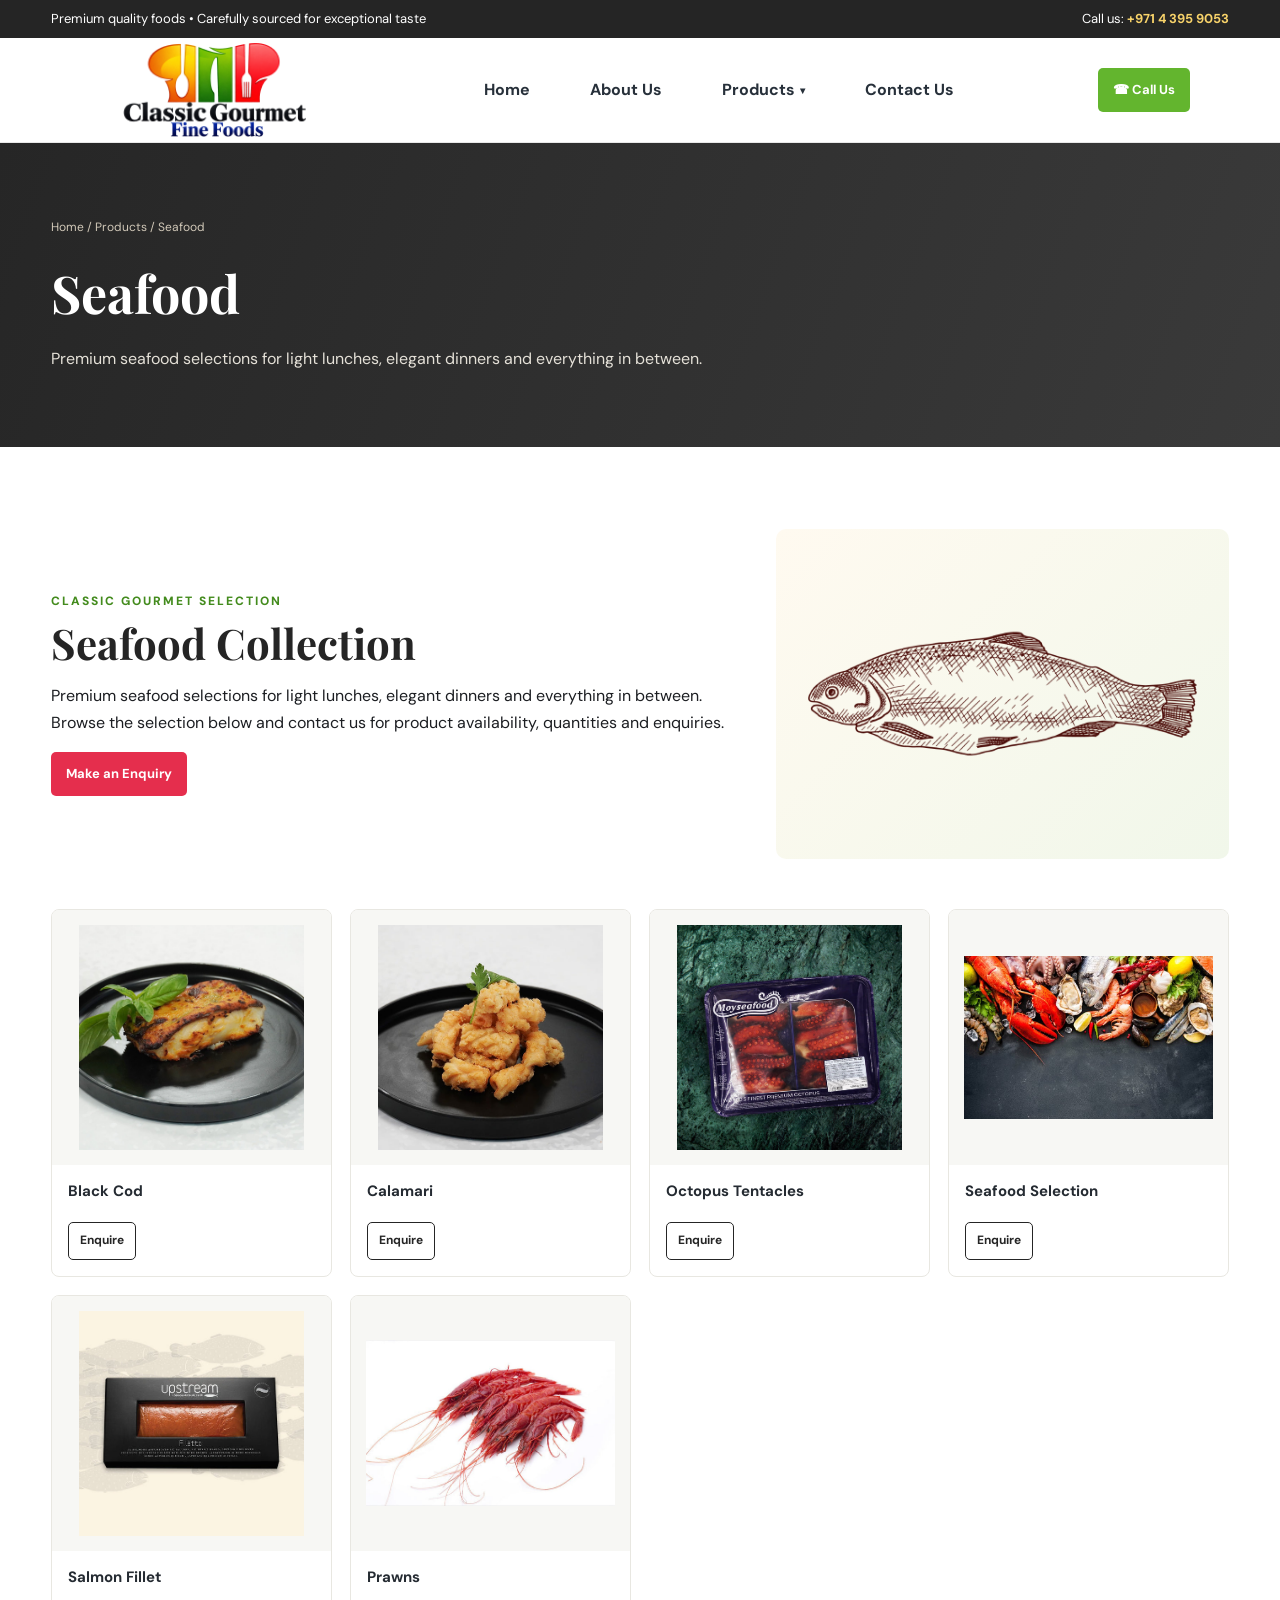
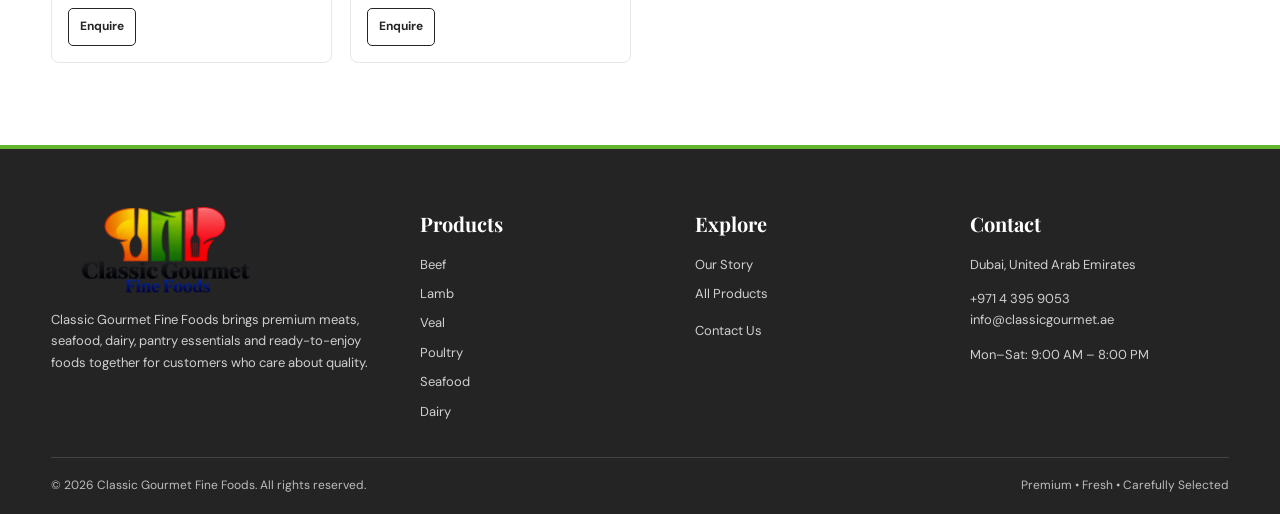
<file: seafood.html>
<!doctype html><html lang="en"><head><meta charset="utf-8"><meta name="viewport" content="width=device-width,initial-scale=1"><title>Seafood | Classic Gourmet Fine Foods</title><link rel="icon" href="assets/images/favicon.png"><link rel="stylesheet" href="assets/css/style.css"></head><body>

<div class="topbar"><div class="container"><span>Premium quality foods • Carefully sourced for exceptional taste</span><span>Call us: <strong>+971 4 395 9053</strong></span></div></div>
<header>
  <div class="container nav">
    <a href="index.html" aria-label="Classic Gourmet Fine Foods"><img class="logo" src="assets/images/classic-gourmet-logo-transparent.png" alt="Classic Gourmet Fine Foods"></a>
    <button class="menu-toggle" aria-label="Open menu">☰</button>
        <nav class="navlinks" aria-label="Main navigation">
      <a class="" href="index.html">Home</a>
      <a class="" href="about.html">About Us</a>
      <div class="dropdown">
        <a class="" href="products.html" aria-haspopup="true">Products <span class="nav-caret">▾</span></a>
        <div class="dropdown-menu">
          <a href="beef.html">Beef</a>
          <a href="lamb.html">Lamb</a>
          <a href="veal.html">Veal</a>
          <a href="poultry.html">Poultry</a>
          <a href="cooked-food.html">Cooked Food</a>
          <a href="seafood.html">Seafood</a>
          <a href="pantry.html">Pantry</a>
          <a href="dairy.html">Dairy</a>
        </div>
      </div>
      <a class="" href="contact.html">Contact Us</a>
    </nav>
    <div class="nav-actions"><a class="call-btn" href="tel:+97143959053">☎ Call Us</a></div>
  </div>
</header>

<section class="page-hero"><div class="container"><div class="breadcrumb">Home / Products / Seafood</div><h1>Seafood</h1><p>Premium seafood selections for light lunches, elegant dinners and everything in between.</p></div></section>
<section class="section"><div class="container"><div class="category-intro"><div><div class="eyebrow">Classic Gourmet Selection</div><h2>Seafood Collection</h2><p>Premium seafood selections for light lunches, elegant dinners and everything in between. Browse the selection below and contact us for product availability, quantities and enquiries.</p><a class="primary-btn" href="contact.html">Make an Enquiry</a></div><img src="assets/images/cat-seafood.png" alt="Seafood collection"></div>
<div class="product-grid"><article class="product-card"><div class="product-img"><img src="assets/images/black-cod.jpg" alt="Black Cod"></div><div class="product-body"><h3>Black Cod</h3><a class="outline-btn" href="contact.html">Enquire</a></div></article><article class="product-card"><div class="product-img"><img src="assets/images/calamari.jpg" alt="Calamari"></div><div class="product-body"><h3>Calamari</h3><a class="outline-btn" href="contact.html">Enquire</a></div></article><article class="product-card"><div class="product-img"><img src="assets/images/octopus.jpg" alt="Octopus Tentacles"></div><div class="product-body"><h3>Octopus Tentacles</h3><a class="outline-btn" href="contact.html">Enquire</a></div></article><article class="product-card"><div class="product-img"><img src="assets/images/seafood-selection.jpg" alt="Seafood Selection"></div><div class="product-body"><h3>Seafood Selection</h3><a class="outline-btn" href="contact.html">Enquire</a></div></article><article class="product-card"><div class="product-img"><img src="assets/images/salmon.jpg" alt="Salmon Fillet"></div><div class="product-body"><h3>Salmon Fillet</h3><a class="outline-btn" href="contact.html">Enquire</a></div></article><article class="product-card"><div class="product-img"><img src="assets/images/prawns.jpg" alt="Prawns"></div><div class="product-body"><h3>Prawns</h3><a class="outline-btn" href="contact.html">Enquire</a></div></article></div></div></section>
<footer>
  <div class="container footer-main">
    <div>
      <img class="footer-logo" src="assets/images/classic-gourmet-logo-transparent.png" alt="Classic Gourmet Fine Foods">
      <p>Classic Gourmet Fine Foods brings premium meats, seafood, dairy, pantry essentials and ready-to-enjoy foods together for customers who care about quality.</p>
    </div>
    <div>
      <h3>Products</h3>
      <ul>
        <li><a href="beef.html">Beef</a></li><li><a href="lamb.html">Lamb</a></li><li><a href="veal.html">Veal</a></li><li><a href="poultry.html">Poultry</a></li>
        <li><a href="seafood.html">Seafood</a></li><li><a href="dairy.html">Dairy</a></li>
      </ul>
    </div>
    <div>
      <h3>Explore</h3>
      <ul><li><a href="about.html">Our Story</a></li><li><a href="products.html">All Products</a></li><li>
      </li><li><a href="contact.html">Contact Us</a></li></ul>
    </div>
    <div>
      <h3>Contact</h3>
      <p>Dubai, United Arab Emirates</p>
      <p>+971 4 395 9053<br>info@classicgourmet.ae</p>
      <p>Mon–Sat: 9:00 AM – 8:00 PM</p>
    </div>
  </div>
  <div class="container footer-bottom"><span>© <span data-year></span> Classic Gourmet Fine Foods. All rights reserved.</span><span>Premium • Fresh • Carefully Selected</span></div>
</footer>
<script src="assets/js/main.js"></script>
</body></html>
</file>
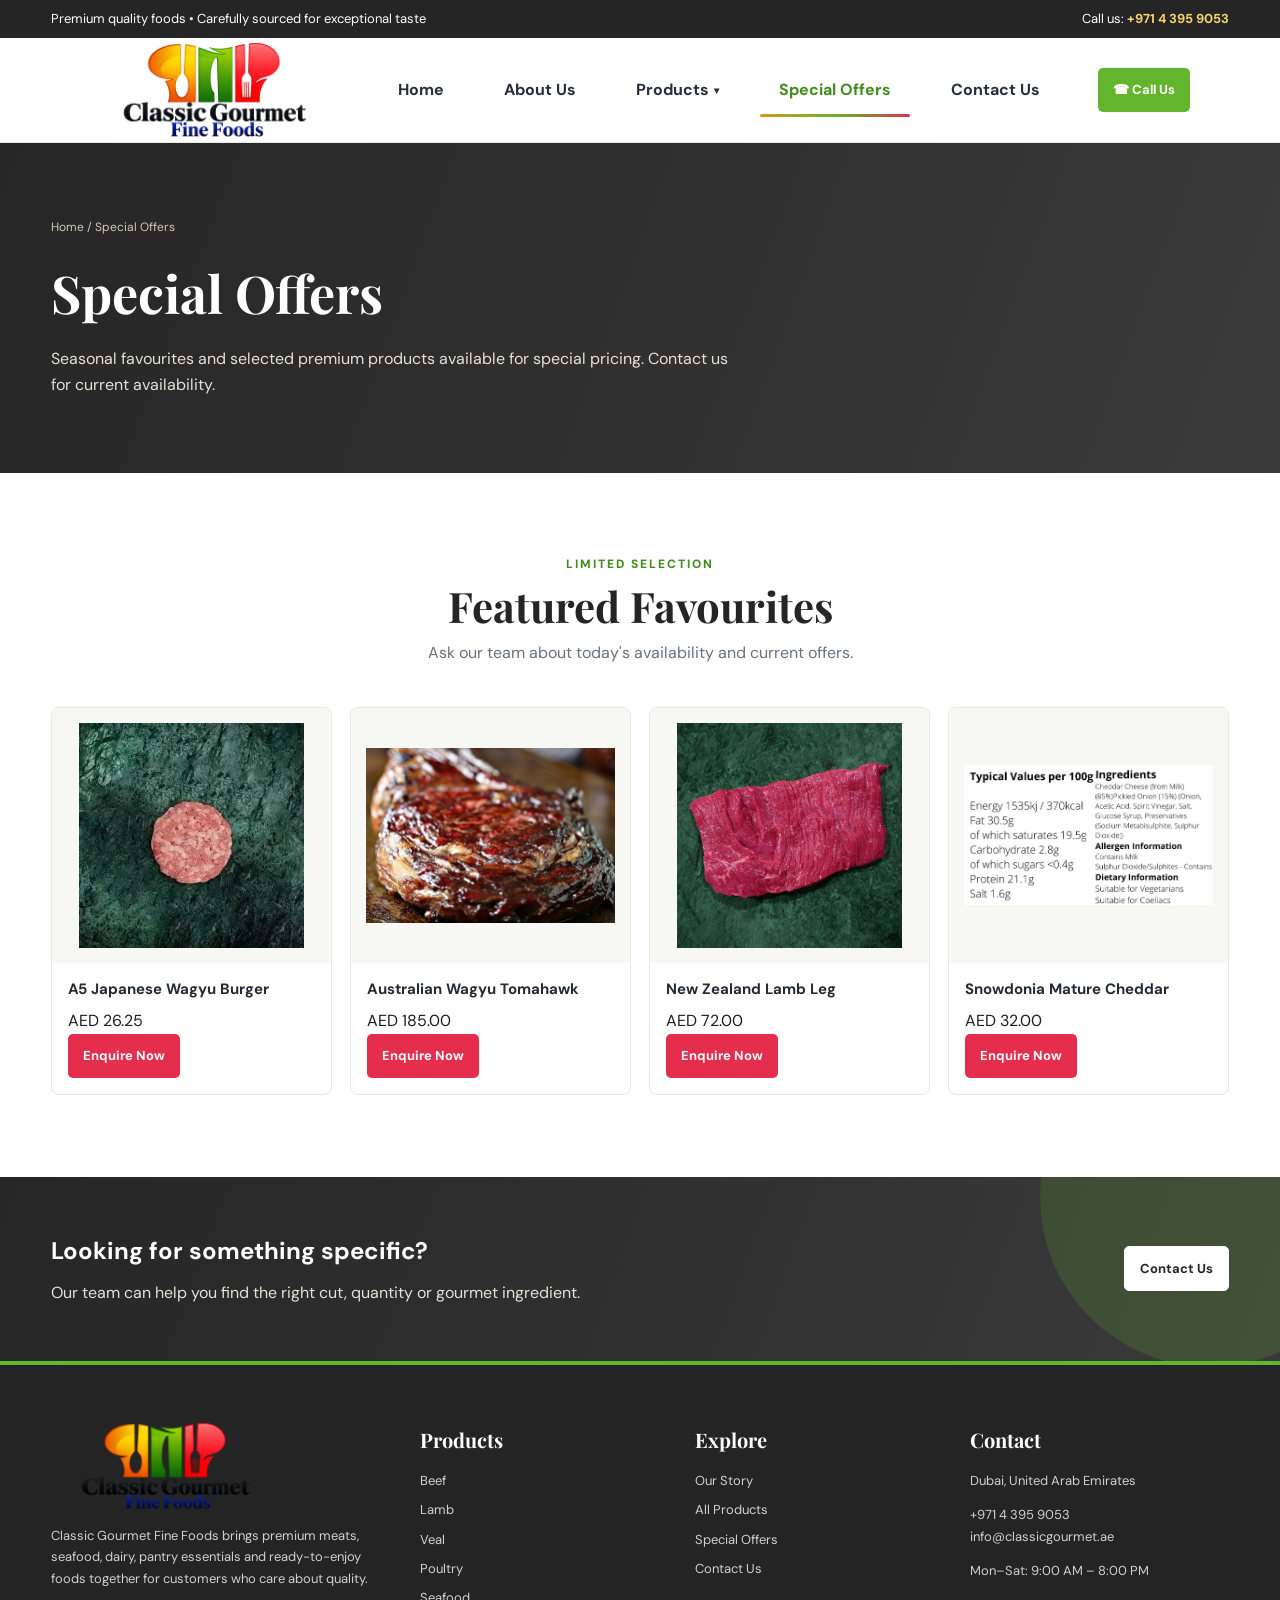
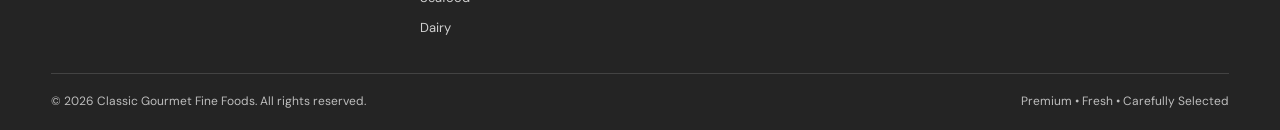
<file: special-offers.html>
<!doctype html><html lang="en"><head><meta charset="utf-8"><meta name="viewport" content="width=device-width,initial-scale=1"><title>Special Offers | Classic Gourmet Fine Foods</title><link rel="icon" href="assets/images/favicon.png"><link rel="stylesheet" href="assets/css/style.css"></head><body>

<div class="topbar"><div class="container"><span>Premium quality foods • Carefully sourced for exceptional taste</span><span>Call us: <strong>+971 4 395 9053</strong></span></div></div>
<header>
  <div class="container nav">
    <a href="index.html" aria-label="Classic Gourmet Fine Foods"><img class="logo" src="assets/images/classic-gourmet-logo-transparent.png" alt="Classic Gourmet Fine Foods"></a>
    <button class="menu-toggle" aria-label="Open menu">☰</button>
        <nav class="navlinks" aria-label="Main navigation">
      <a class="" href="index.html">Home</a>
      <a class="" href="about.html">About Us</a>
      <div class="dropdown">
        <a class="" href="products.html" aria-haspopup="true">Products <span class="nav-caret">▾</span></a>
        <div class="dropdown-menu">
          <div class="submenu-item">
            <a href="beef.html">Beef <span class="submenu-arrow">›</span></a>
            <div class="submenu-menu">
              <a href="beef.html#black-angus">Australian Black Angus Beef</a>
              <a href="beef.html#australian-wagyu">Australian Wagyu Beef</a>
              <a href="beef.html#dry-aged">Dry Aged Beef</a>
              <a href="beef.html#japanese-a5">Japanese A5 Wagyu Beef</a>
              <a href="beef.html#new-zealand-grass-fed">New Zealand Grass Fed Beef</a>
            </div>
          </div>
          <a href="lamb.html">Lamb</a>
          <a href="veal.html">Veal</a>
          <div class="submenu-item">
            <a href="poultry.html">Poultry <span class="submenu-arrow">›</span></a>
            <div class="submenu-menu">
              <a href="poultry.html#organic-chicken">Organic Chicken</a>
              <a href="poultry.html#free-range-chicken">Free-Range Chicken</a>
              <a href="poultry.html#duck">Duck</a>
              <a href="poultry.html#turkey">Turkey</a>
            </div>
          </div>
          <a href="cooked-food.html">Cooked Food</a>
          <a href="seafood.html">Seafood</a>
          <div class="submenu-item">
            <a href="pantry.html">Pantry <span class="submenu-arrow">›</span></a>
            <div class="submenu-menu">
              <a href="pantry.html#spices-rubs">Spices &amp; Rubs</a>
              <a href="pantry.html#grocery">Grocery</a>
            </div>
          </div>
          <div class="submenu-item">
            <a href="dairy.html">Dairy <span class="submenu-arrow">›</span></a>
            <div class="submenu-menu">
              <a href="dairy.html#butter">Butter</a>
              <a href="dairy.html#cheese">Cheese</a>
            </div>
          </div>
        </div>
      </div>
      <a class="active" href="special-offers.html">Special Offers</a>
      <a class="" href="contact.html">Contact Us</a>
    </nav>
    <div class="nav-actions"><a class="call-btn" href="tel:+97143959053">☎ Call Us</a></div>
  </div>
</header>

<section class="page-hero"><div class="container"><div class="breadcrumb">Home / Special Offers</div><h1>Special Offers</h1><p>Seasonal favourites and selected premium products available for special pricing. Contact us for current availability.</p></div></section>
<section class="section"><div class="container"><div class="section-head"><div class="eyebrow">Limited Selection</div><h2>Featured Favourites</h2><p>Ask our team about today's availability and current offers.</p></div>
<div class="product-grid">
<article class="product-card"><div class="product-img"><img src="assets/images/a5-burger.jpg" alt="A5 Japanese Wagyu Burger"></div><div class="product-body"><h3>A5 Japanese Wagyu Burger</h3><div class="price">AED 26.25</div><a class="primary-btn" href="contact.html">Enquire Now</a></div></article><article class="product-card"><div class="product-img"><img src="assets/images/wagyu-tomahawk.jpg" alt="Australian Wagyu Tomahawk"></div><div class="product-body"><h3>Australian Wagyu Tomahawk</h3><div class="price">AED 185.00</div><a class="primary-btn" href="contact.html">Enquire Now</a></div></article><article class="product-card"><div class="product-img"><img src="assets/images/lamb-leg.jpg" alt="New Zealand Lamb Leg"></div><div class="product-body"><h3>New Zealand Lamb Leg</h3><div class="price">AED 72.00</div><a class="primary-btn" href="contact.html">Enquire Now</a></div></article><article class="product-card"><div class="product-img"><img src="assets/images/mature-cheddar.png" alt="Snowdonia Mature Cheddar"></div><div class="product-body"><h3>Snowdonia Mature Cheddar</h3><div class="price">AED 32.00</div><a class="primary-btn" href="contact.html">Enquire Now</a></div></article>
</div></div></section>
<section class="banner"><div class="container banner-grid"><div><h2>Looking for something specific?</h2><p>Our team can help you find the right cut, quantity or gourmet ingredient.</p></div><a class="outline-btn" href="contact.html" style="background:#fff;color:var(--navy);border-color:#fff">Contact Us</a></div></section>

<footer>
  <div class="container footer-main">
    <div>
      <img class="footer-logo" src="assets/images/classic-gourmet-logo-transparent.png" alt="Classic Gourmet Fine Foods">
      <p>Classic Gourmet Fine Foods brings premium meats, seafood, dairy, pantry essentials and ready-to-enjoy foods together for customers who care about quality.</p>
    </div>
    <div>
      <h3>Products</h3>
      <ul>
        <li><a href="beef.html">Beef</a></li><li><a href="lamb.html">Lamb</a></li><li><a href="veal.html">Veal</a></li><li><a href="poultry.html">Poultry</a></li>
        <li><a href="seafood.html">Seafood</a></li><li><a href="dairy.html">Dairy</a></li>
      </ul>
    </div>
    <div>
      <h3>Explore</h3>
      <ul><li><a href="about.html">Our Story</a></li><li><a href="products.html">All Products</a></li><li><a href="special-offers.html">Special Offers</a></li><li><a href="contact.html">Contact Us</a></li></ul>
    </div>
    <div>
      <h3>Contact</h3>
      <p>Dubai, United Arab Emirates</p>
      <p>+971 4 395 9053<br>info@classicgourmet.ae</p>
      <p>Mon–Sat: 9:00 AM – 8:00 PM</p>
    </div>
  </div>
  <div class="container footer-bottom"><span>© <span data-year></span> Classic Gourmet Fine Foods. All rights reserved.</span><span>Premium • Fresh • Carefully Selected</span></div>
</footer>
<script src="assets/js/main.js"></script>
</body></html>
</file>
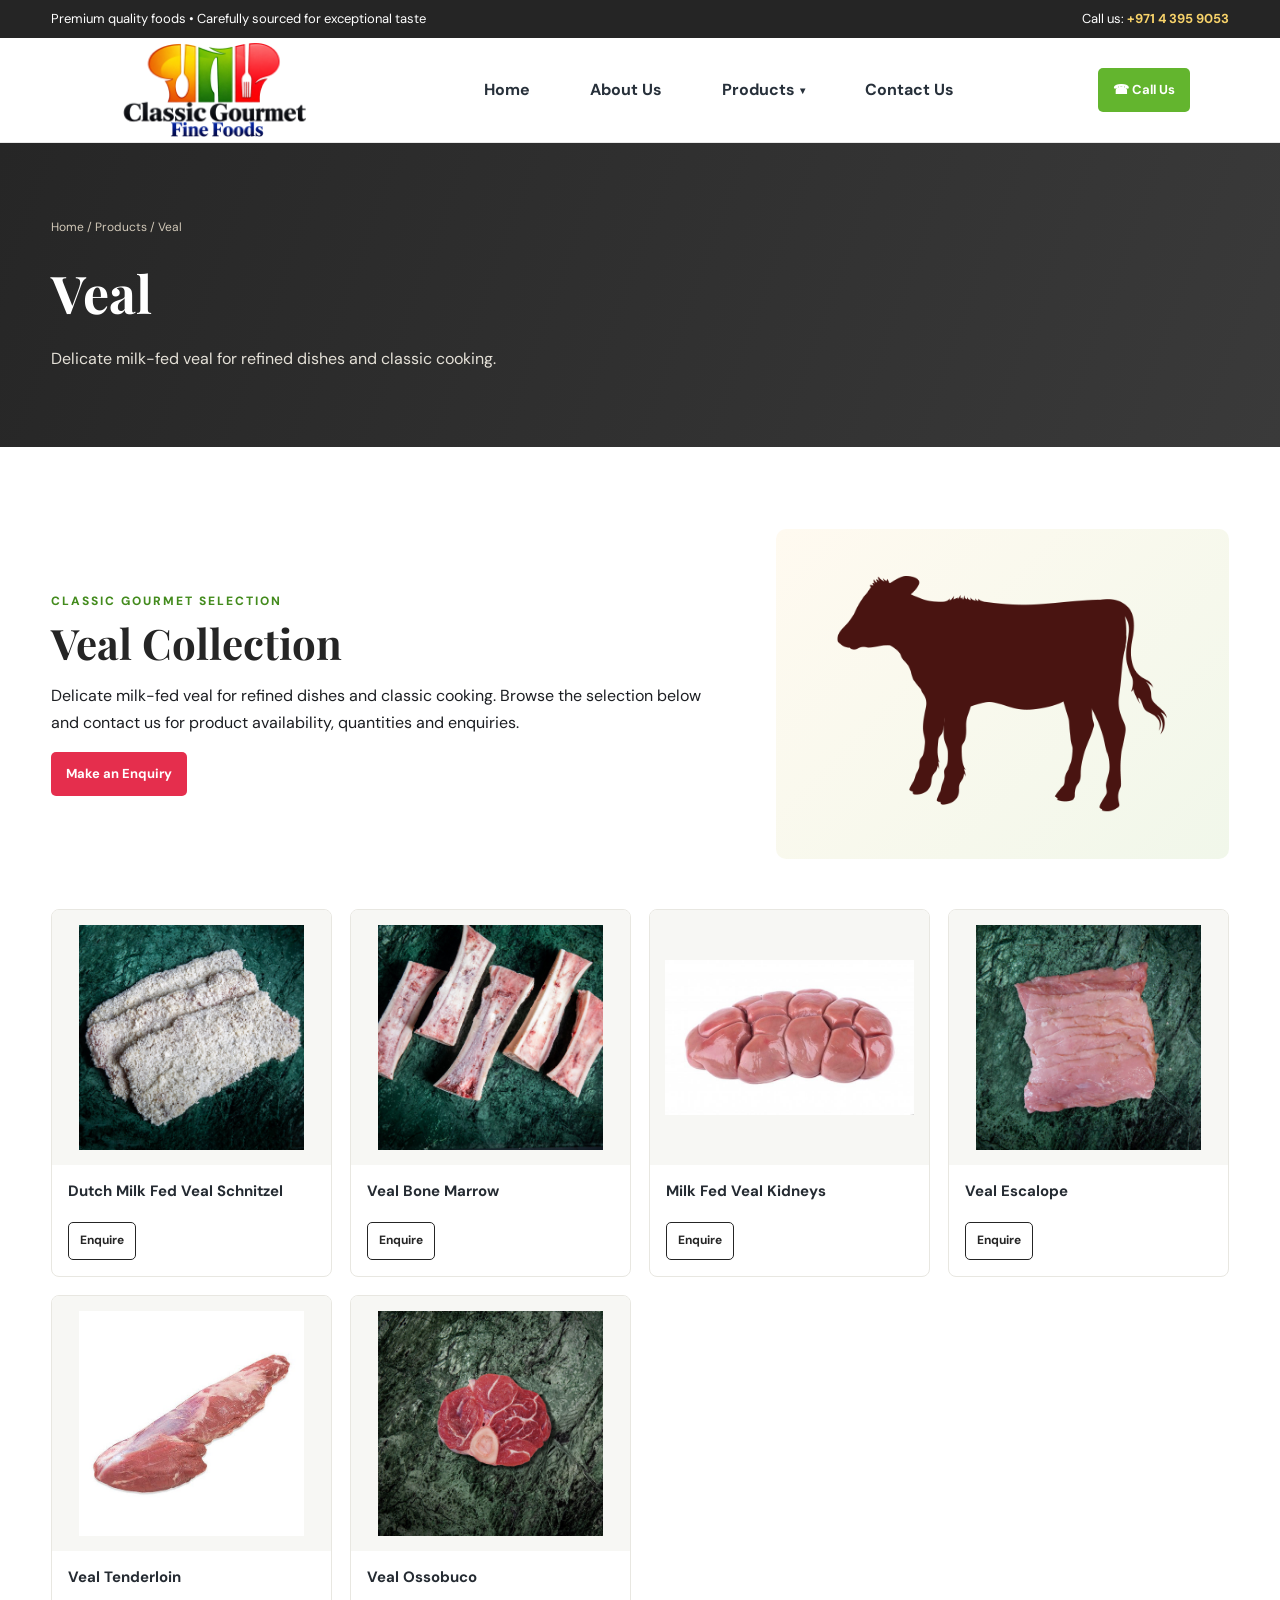
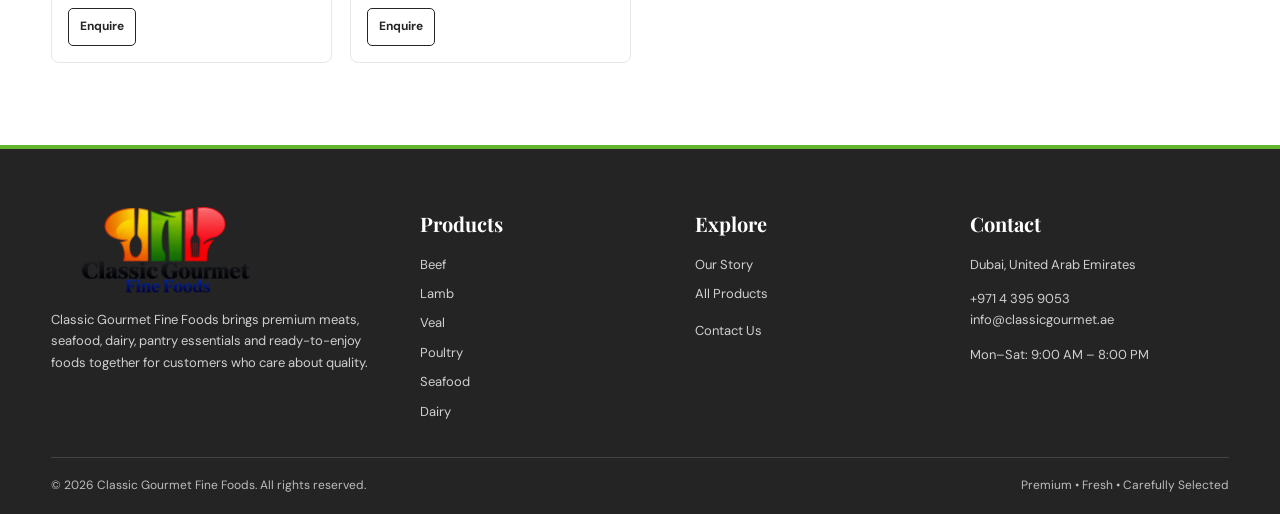
<file: veal.html>
<!doctype html><html lang="en"><head><meta charset="utf-8"><meta name="viewport" content="width=device-width,initial-scale=1"><title>Veal | Classic Gourmet Fine Foods</title><link rel="icon" href="assets/images/favicon.png"><link rel="stylesheet" href="assets/css/style.css"></head><body>

<div class="topbar"><div class="container"><span>Premium quality foods • Carefully sourced for exceptional taste</span><span>Call us: <strong>+971 4 395 9053</strong></span></div></div>
<header>
  <div class="container nav">
    <a href="index.html" aria-label="Classic Gourmet Fine Foods"><img class="logo" src="assets/images/classic-gourmet-logo-transparent.png" alt="Classic Gourmet Fine Foods"></a>
    <button class="menu-toggle" aria-label="Open menu">☰</button>
        <nav class="navlinks" aria-label="Main navigation">
      <a class="" href="index.html">Home</a>
      <a class="" href="about.html">About Us</a>
      <div class="dropdown">
        <a class="" href="products.html" aria-haspopup="true">Products <span class="nav-caret">▾</span></a>
        <div class="dropdown-menu">
          <a href="beef.html">Beef</a>
          <a href="lamb.html">Lamb</a>
          <a href="veal.html">Veal</a>
          <a href="poultry.html">Poultry</a>
          <a href="cooked-food.html">Cooked Food</a>
          <a href="seafood.html">Seafood</a>
          <a href="pantry.html">Pantry</a>
          <a href="dairy.html">Dairy</a>
        </div>
      </div>
      <a class="" href="contact.html">Contact Us</a>
    </nav>
    <div class="nav-actions"><a class="call-btn" href="tel:+97143959053">☎ Call Us</a></div>
  </div>
</header>

<section class="page-hero"><div class="container"><div class="breadcrumb">Home / Products / Veal</div><h1>Veal</h1><p>Delicate milk-fed veal for refined dishes and classic cooking.</p></div></section>
<section class="section"><div class="container"><div class="category-intro"><div><div class="eyebrow">Classic Gourmet Selection</div><h2>Veal Collection</h2><p>Delicate milk-fed veal for refined dishes and classic cooking. Browse the selection below and contact us for product availability, quantities and enquiries.</p><a class="primary-btn" href="contact.html">Make an Enquiry</a></div><img src="assets/images/cat-veal.png" alt="Veal collection"></div>
<div class="product-grid"><article class="product-card"><div class="product-img"><img src="assets/images/veal-schnitzel.jpg" alt="Dutch Milk Fed Veal Schnitzel"></div><div class="product-body"><h3>Dutch Milk Fed Veal Schnitzel</h3><a class="outline-btn" href="contact.html">Enquire</a></div></article><article class="product-card"><div class="product-img"><img src="assets/images/veal-marrow.jpg" alt="Veal Bone Marrow"></div><div class="product-body"><h3>Veal Bone Marrow</h3><a class="outline-btn" href="contact.html">Enquire</a></div></article><article class="product-card"><div class="product-img"><img src="assets/images/veal-kidneys.jpg" alt="Milk Fed Veal Kidneys"></div><div class="product-body"><h3>Milk Fed Veal Kidneys</h3><a class="outline-btn" href="contact.html">Enquire</a></div></article><article class="product-card"><div class="product-img"><img src="assets/images/veal-escalope.jpg" alt="Veal Escalope"></div><div class="product-body"><h3>Veal Escalope</h3><a class="outline-btn" href="contact.html">Enquire</a></div></article><article class="product-card"><div class="product-img"><img src="assets/images/veal-tenderloin.jpg" alt="Veal Tenderloin"></div><div class="product-body"><h3>Veal Tenderloin</h3><a class="outline-btn" href="contact.html">Enquire</a></div></article><article class="product-card"><div class="product-img"><img src="assets/images/veal-ossobuco.jpg" alt="Veal Ossobuco"></div><div class="product-body"><h3>Veal Ossobuco</h3><a class="outline-btn" href="contact.html">Enquire</a></div></article></div></div></section>
<footer>
  <div class="container footer-main">
    <div>
      <img class="footer-logo" src="assets/images/classic-gourmet-logo-transparent.png" alt="Classic Gourmet Fine Foods">
      <p>Classic Gourmet Fine Foods brings premium meats, seafood, dairy, pantry essentials and ready-to-enjoy foods together for customers who care about quality.</p>
    </div>
    <div>
      <h3>Products</h3>
      <ul>
        <li><a href="beef.html">Beef</a></li><li><a href="lamb.html">Lamb</a></li><li><a href="veal.html">Veal</a></li><li><a href="poultry.html">Poultry</a></li>
        <li><a href="seafood.html">Seafood</a></li><li><a href="dairy.html">Dairy</a></li>
      </ul>
    </div>
    <div>
      <h3>Explore</h3>
      <ul><li><a href="about.html">Our Story</a></li><li><a href="products.html">All Products</a></li><li>
      </li><li><a href="contact.html">Contact Us</a></li></ul>
    </div>
    <div>
      <h3>Contact</h3>
      <p>Dubai, United Arab Emirates</p>
      <p>+971 4 395 9053<br>info@classicgourmet.ae</p>
      <p>Mon–Sat: 9:00 AM – 8:00 PM</p>
    </div>
  </div>
  <div class="container footer-bottom"><span>© <span data-year></span> Classic Gourmet Fine Foods. All rights reserved.</span><span>Premium • Fresh • Carefully Selected</span></div>
</footer>
<script src="assets/js/main.js"></script>
</body></html>
</file>
<file: assets/css/style.css>
@import url('https://fonts.googleapis.com/css2?family=DM+Sans:wght@400;500;600;700&family=Playfair+Display:wght@500;600;700&display=swap');

:root{
  --navy:#252525;
  --blue:#63B52E;
  --green:#63B52E;
  --green-dark:#438B1D;
  --red:#E52E4D;
  --orange:#D9961C;
  --cream:#FFF9EF;
  --off:#F7F7F3;
  --ink:#1C1E22;
  --muted:#68717D;
  --line:#E8E7E1;
  --white:#fff;
  --shadow:0 16px 45px rgba(16,42,86,.10);
}
*{box-sizing:border-box}
html{scroll-behavior:smooth}
body{margin:0;color:var(--ink);background:#fff;font-family:'DM Sans',Arial,sans-serif;line-height:1.65}
img{max-width:100%;display:block}
a{text-decoration:none;color:inherit}
button,input{font:inherit}
.container{width:min(1180px,92%);margin:auto}
.topbar{background:var(--navy);color:#fff;font-size:13px}
.topbar .container{height:38px;display:flex;align-items:center;justify-content:space-between}
.topbar strong{color:#F8D36A}
header{position:sticky;top:0;z-index:50;background:rgba(255,255,255,.97);backdrop-filter:blur(12px);border-bottom:1px solid rgba(37,37,37,.10)}
.nav{height:104px;display:grid;grid-template-columns:250px minmax(0,1fr) auto;align-items:center;column-gap:24px;min-width:0;max-width:1100px}
.logo{width:250px;height:98px;object-fit:contain;object-position:left center;display:block;background:transparent;flex:0 0 250px}
.navlinks{display:flex;align-items:center;justify-content:center;gap:22px;margin-left:0;min-width:0;white-space:nowrap;flex:1 1 auto}
.navlinks>a,.dropdown>a{font-size:16px;font-weight:700;color:#27303A;position:relative;padding:39px 19px}
.navlinks a:hover,.navlinks a.active{color:var(--green-dark)}
.navlinks a.active:after,.navlinks>a:hover:after,.dropdown>a:hover:after,.dropdown>a.active:after{content:"";position:absolute;left:0;right:0;bottom:25px;height:3px;border-radius:4px;background:linear-gradient(90deg,var(--orange),var(--green),var(--red))}
.nav-actions{display:flex;align-items:center;gap:10px;flex:0 0 auto;margin-left:0}
.call-btn,.outline-btn,.primary-btn{display:inline-flex;align-items:center;justify-content:center;gap:8px;border-radius:5px;padding:11px 15px;font-weight:700;font-size:13px;transition:.25s}
.call-btn{background:var(--green);color:#fff}
.call-btn:hover{background:var(--green-dark);transform:translateY(-2px)}
.outline-btn{border:1px solid var(--navy);color:var(--navy);background:#fff}
.outline-btn:hover{background:var(--navy);color:#fff}
.primary-btn{background:var(--red);color:#fff}
.primary-btn:hover{background:#c91f3d;transform:translateY(-2px)}
.menu-toggle{display:none;border:0;background:none;font-size:28px;color:var(--navy)}
.hero{position:relative;overflow:hidden;background:#17243b}
.slides{position:relative;height:min(650px,70vh);min-height:500px}
.slide{position:absolute;inset:0;opacity:0;visibility:hidden;transition:opacity .65s ease}
.slide.active{opacity:1;visibility:visible}
.slide img{width:100%;height:100%;object-fit:cover}
.slide:after{content:"";position:absolute;inset:0;background:linear-gradient(90deg,rgba(9,20,37,.78),rgba(9,20,37,.28) 58%,rgba(9,20,37,.08))}
.hero-copy{position:absolute;z-index:2;inset:0;display:flex;align-items:center}
.hero-copy .inner{max-width:650px;color:#fff}
.kicker{font-size:13px;letter-spacing:2.2px;text-transform:uppercase;font-weight:800;color:#F8D36A;margin-bottom:14px}
.hero h1{font-family:'Playfair Display',serif;font-size:clamp(42px,5.2vw,72px);line-height:1.05;margin:0 0 20px}
.hero p{font-size:18px;max-width:590px;color:#F6F8FB;margin:0 0 28px}
.hero-actions{display:flex;gap:12px;flex-wrap:wrap}
.hero .outline-btn{background:rgba(255,255,255,.08);border-color:#fff;color:#fff}
.hero-dots{position:absolute;z-index:3;bottom:24px;left:50%;transform:translateX(-50%);display:flex;gap:8px}
.hero-dots button{width:10px;height:10px;border-radius:50%;border:1px solid #fff;background:transparent;padding:0;cursor:pointer}
.hero-dots button.active{background:#fff}
.trust-strip{background:var(--cream);border-bottom:1px solid #f0eadf}
.trust-grid{display:grid;grid-template-columns:repeat(4,1fr);gap:20px;padding:24px 0}
.trust-item{display:flex;gap:12px;align-items:center}
.trust-icon{width:42px;height:42px;border-radius:50%;display:grid;place-items:center;color:#fff;font-weight:800}
.trust-item:nth-child(1) .trust-icon{background:var(--orange)}
.trust-item:nth-child(2) .trust-icon{background:var(--green)}
.trust-item:nth-child(3) .trust-icon{background:var(--red)}
.trust-item:nth-child(4) .trust-icon{background:#252525}
.trust-item b{display:block;font-size:14px}
.trust-item span{font-size:12px;color:var(--muted)}
.section{padding:82px 0}
.section.alt{background:var(--off)}
.section-head{text-align:center;margin-bottom:40px}
.eyebrow{color:var(--green-dark);font-size:12px;letter-spacing:2px;text-transform:uppercase;font-weight:800}
.section h2{font-family:'Playfair Display',serif;font-size:42px;line-height:1.15;margin:7px 0 10px;color:var(--navy)}
.section-head p{max-width:680px;margin:0 auto;color:var(--muted)}
.categories{display:grid;grid-template-columns:repeat(4,1fr);gap:18px}
.category-card{background:#fff;border:1px solid var(--line);border-radius:8px;overflow:hidden;transition:.25s;box-shadow:0 8px 24px rgba(0,0,0,.03)}
.category-card:hover{transform:translateY(-5px);box-shadow:var(--shadow)}
.category-img{height:205px;display:grid;place-items:center;background:linear-gradient(135deg,#fffaf0,#f1f7ea);padding:18px}
.category-img img{width:100%;height:100%;object-fit:contain}
.category-content{padding:18px}
.category-content h3{margin:0 0 5px;font-family:'Playfair Display',serif;color:var(--navy);font-size:22px}
.category-content p{font-size:13px;color:var(--muted);margin:0 0 12px}
.link-arrow{font-size:13px;color:var(--red);font-weight:800}
.split{display:grid;grid-template-columns:1fr 1fr;gap:60px;align-items:center}
.split-media{position:relative}
.split-media img{width:100%;height:520px;object-fit:cover;border-radius:10px}
.badge{position:absolute;bottom:25px;right:-18px;background:#fff;border-left:5px solid var(--green);padding:18px 20px;box-shadow:var(--shadow);max-width:230px}
.badge strong{display:block;color:var(--navy);font-family:'Playfair Display',serif;font-size:21px}
.badge span{font-size:12px;color:var(--muted)}
.copy h2{text-align:left;margin-top:8px}
.copy p{color:var(--muted)}
.checks{display:grid;grid-template-columns:1fr 1fr;gap:12px 24px;margin:25px 0}
.check{display:flex;gap:9px;align-items:flex-start;font-size:14px;font-weight:600}
.check i{width:20px;height:20px;border-radius:50%;background:var(--green);color:#fff;display:grid;place-items:center;font-style:normal;font-size:12px;flex:none}
.product-grid{display:grid;grid-template-columns:repeat(4,1fr);gap:18px}
.product-card{border:1px solid var(--line);background:#fff;border-radius:8px;overflow:hidden;transition:.25s}
.product-card:hover{transform:translateY(-4px);box-shadow:var(--shadow)}
.product-img{height:255px;background:#f7f7f4;padding:15px}
.product-img img{width:100%;height:100%;object-fit:contain}
.product-body{padding:16px}
.product-body h3{font-size:15px;line-height:1.4;margin:0 0 8px;color:#252B32}

.product-body .outline-btn{padding:8px 11px;font-size:12px;margin-top:12px}
.center{display:flex;justify-content:center;margin-top:35px}
.banner{background:linear-gradient(110deg,#262626,#3a3a3a);color:#fff;padding:54px 0;position:relative;overflow:hidden}
.banner:before{content:"";position:absolute;width:340px;height:340px;border-radius:50%;right:-100px;top:-150px;background:rgba(99,181,46,.18)}
.banner-grid{display:flex;justify-content:space-between;align-items:center;gap:30px;position:relative;z-index:1}
.banner h2{color:#fff;margin:0 0 10px}
.banner p{margin:0;color:#e5e1d8;max-width:670px}
.newsletter{background:var(--cream)}
.newsletter-grid{display:grid;grid-template-columns:1fr 1fr;gap:50px;align-items:center}
.newsletter h2{text-align:left}
.newsletter form{display:flex;gap:10px}
.newsletter input{width:100%;border:1px solid #ddd8cb;border-radius:5px;padding:14px 15px;background:#fff;outline:none}
.newsletter input:focus{border-color:var(--green)}
footer{background:#242424;color:#e9e9e9;border-top:4px solid var(--green)}
.footer-main{padding:58px 0 35px;display:grid;grid-template-columns:1.4fr 1fr 1fr 1.1fr;gap:40px}
.footer-logo{width:230px;height:auto;margin-bottom:16px;background:transparent;border-radius:0;padding:0}
footer h3{font-family:'Playfair Display',serif;color:#fff;margin:0 0 14px;font-size:20px}
footer p,footer li{font-size:13px;color:#d0d0d0}
footer ul{padding:0;margin:0;list-style:none;display:grid;gap:8px}
footer a:hover{color:#F8D36A}
.footer-bottom{border-top:1px solid rgba(255,255,255,.14);padding:18px 0;display:flex;justify-content:space-between;gap:20px;font-size:12px;color:#bdbdbd}
.page-hero{background:linear-gradient(110deg,#262626,#3a3a3a);color:#fff;padding:75px 0}
.page-hero h1{font-family:'Playfair Display',serif;font-size:52px;margin:0 0 10px}
.page-hero p{max-width:680px;color:#e5e1d8;margin:0}
.breadcrumb{font-size:12px;color:#d1c8b8;margin-bottom:12px}
.category-intro{display:grid;grid-template-columns:1.2fr .8fr;gap:45px;align-items:center;margin-bottom:50px}
.category-intro img{width:100%;height:330px;object-fit:contain;background:linear-gradient(135deg,#fffaf0,#f1f7ea);border-radius:10px;padding:20px}
.filters{display:flex;gap:9px;flex-wrap:wrap;margin:0 0 28px}
.filter{border:1px solid var(--line);background:#fff;color:var(--navy);padding:9px 14px;border-radius:20px;font-weight:700;font-size:12px}
.filter.active,.filter:hover{background:var(--navy);color:#fff}
.contact-grid{grid-template-columns:1fr 1fr;gap:45px}
.contact-card{background:var(--off);border-radius:10px;padding:28px}
.contact-list{display:grid;gap:18px;margin-top:20px}
.contact-item{display:flex;gap:14px}
.contact-item .ci{width:40px;height:40px;border-radius:50%;display:grid;place-items:center;background:#fff;color:var(--green-dark);font-weight:800}
.contact-form{display:grid;gap:14px}
.contact-form label{font-size:13px;font-weight:700;color:var(--navy)}
.contact-form input,.contact-form textarea{width:100%;border:1px solid var(--line);border-radius:5px;padding:13px;outline:none}
.contact-form textarea{min-height:150px;resize:vertical}
.dropdown{position:relative;height:104px;display:flex;align-items:center;flex:0 0 auto}
.dropdown>a{display:flex;align-items:center;gap:5px}
.nav-caret{font-size:10px;line-height:1;transform:translateY(1px)}
.dropdown-menu{position:absolute;top:100%;left:50%;transform:translate(-50%,0);width:285px;background:#fff;border:1px solid var(--line);box-shadow:0 18px 45px rgba(16,42,86,.18);border-radius:8px;padding:8px;display:grid;opacity:0;visibility:hidden;pointer-events:none;transition:opacity .15s ease,visibility .15s ease;z-index:100}
.dropdown:hover>.dropdown-menu,.dropdown:focus-within>.dropdown-menu{opacity:1;visibility:visible;pointer-events:auto}
.dropdown-menu a{padding:10px 12px!important;border-radius:5px;font-size:13px!important;line-height:1.25;white-space:normal}
.dropdown-menu a:hover{background:var(--off)}
.dropdown-menu a:after{display:none!important}
.submenu-item{position:relative}
.submenu-item>a{display:flex!important;align-items:center;justify-content:space-between;gap:18px}
.submenu-arrow{font-size:18px;line-height:1;opacity:.7}
.submenu-menu{position:absolute;left:calc(100% + 4px);top:-9px;width:285px;background:#fff;border:1px solid var(--line);box-shadow:0 18px 45px rgba(16,42,86,.18);border-radius:8px;padding:8px;display:grid;opacity:0;visibility:hidden;pointer-events:none;transform:translateX(4px);transition:opacity .15s ease,visibility .15s ease,transform .15s ease;z-index:110}
.submenu-item:hover>.submenu-menu,.submenu-item:focus-within>.submenu-menu{opacity:1;visibility:visible;pointer-events:auto;transform:translateX(0)}
.submenu-menu a{white-space:normal;line-height:1.3}

@media(max-width:1150px){
 .nav{grid-template-columns:220px minmax(0,1fr) auto;column-gap:16px}.logo{width:220px;height:92px;flex-basis:220px}.navlinks{gap:14px;margin-left:0}.nav-actions{margin-left:0}.navlinks>a,.dropdown>a{font-size:12px}
 .categories{grid-template-columns:repeat(2,1fr)}.product-grid{grid-template-columns:repeat(3,1fr)}
 .footer-main{grid-template-columns:1fr 1fr}.split{gap:35px}
}
@media(max-width:900px){
 .nav{height:92px;grid-template-columns:205px minmax(0,1fr) auto;column-gap:10px}.logo{width:205px;height:86px;flex-basis:205px}.navlinks{gap:10px;margin-left:0}.nav-actions{margin-left:0}.navlinks>a,.dropdown>a{font-size:11px}
 .nav-actions{display:none}
}
@media(max-width:760px){
 .topbar .container{height:auto;padding:8px 0;justify-content:center;text-align:center}
 .topbar .container span:last-child{display:none}
 .nav{height:96px;display:flex;justify-content:space-between;max-width:none;column-gap:0}.logo{width:235px;height:88px;flex-basis:235px}.menu-toggle{display:block}
 .navlinks{position:absolute;left:0;right:0;top:96px;background:#fff;border-top:1px solid var(--line);padding:14px 4%;display:none;flex-direction:column;align-items:stretch;gap:0;box-shadow:0 15px 30px rgba(0,0,0,.08);white-space:normal}
 .navlinks.open{display:flex}.navlinks>a,.dropdown>a{padding:13px 0;font-size:14px}.navlinks a.active:after,.navlinks a:hover:after,.dropdown>a.active:after,.dropdown>a:hover:after{display:none}
 .dropdown{height:auto;display:block}.dropdown-menu{position:static;width:auto;border:0;box-shadow:none;padding:0 0 0 15px;display:grid;opacity:1;visibility:visible;pointer-events:auto;transform:none;transition:none}.submenu-item{position:static}.submenu-menu{position:static;width:auto;border:0;box-shadow:none;padding:0 0 0 15px;display:grid;opacity:1;visibility:visible;pointer-events:auto;transform:none;transition:none}.submenu-menu a{padding:10px 12px!important;font-size:12px!important}.submenu-arrow{display:none}
 .slides{height:610px;min-height:610px}.hero-copy .inner{padding-top:15px}.hero h1{font-size:44px}.hero p{font-size:16px}
 .trust-grid{grid-template-columns:1fr 1fr}.trust-item{padding:4px 0}
 .section{padding:60px 0}.section h2{font-size:34px}
 .categories{grid-template-columns:1fr 1fr}.product-grid{grid-template-columns:1fr 1fr}
 .split,.newsletter-grid,.contact-grid,.category-intro{grid-template-columns:1fr;gap:28px}
 .split-media img{height:380px}.badge{right:10px}.copy h2{font-size:34px}
 .newsletter form{flex-direction:column}.footer-main{grid-template-columns:1fr}
 .page-hero h1{font-size:42px}
}
@media(max-width:480px){
 .logo{width:215px;height:82px}.categories,.product-grid{grid-template-columns:1fr}
 .slides{height:590px;min-height:590px}.hero h1{font-size:38px}
 .hero-actions .primary-btn,.hero-actions .outline-btn{width:100%}
 .trust-grid{grid-template-columns:1fr}.product-img{height:240px}
}
</file>
